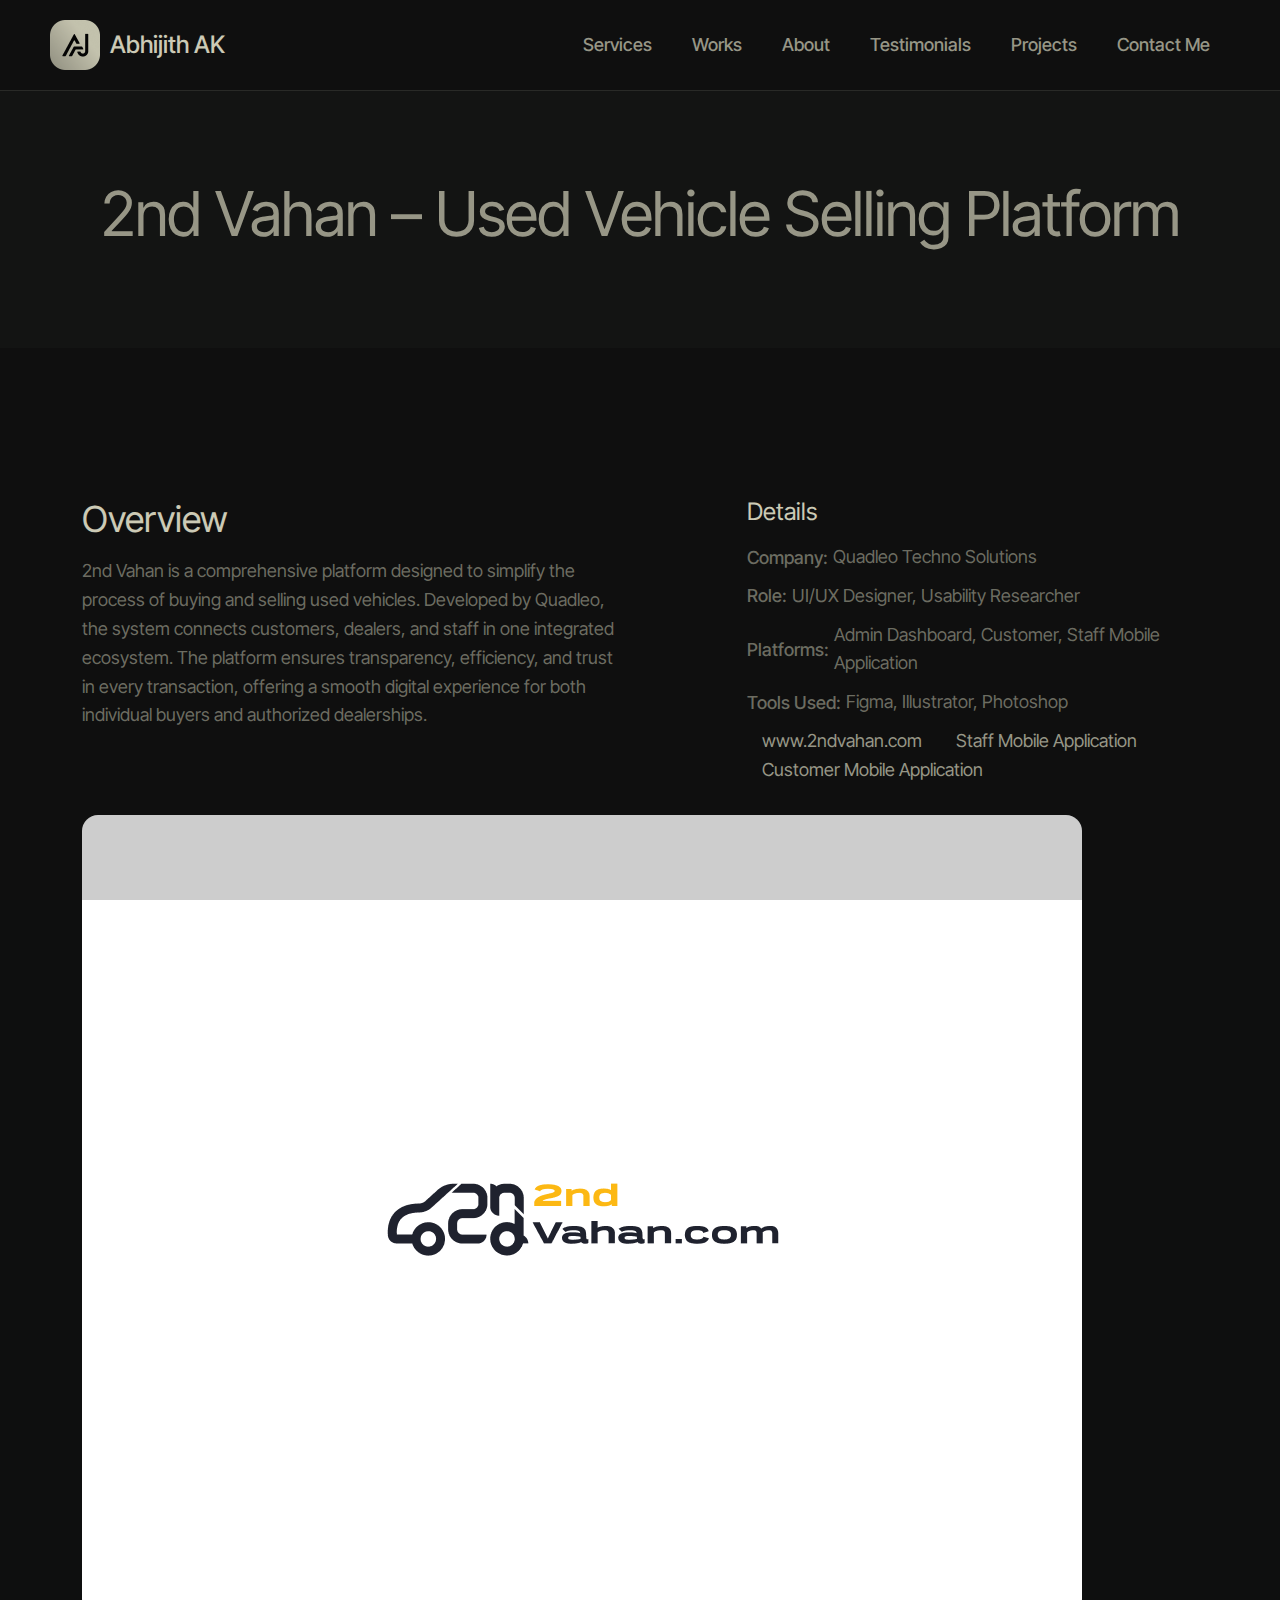
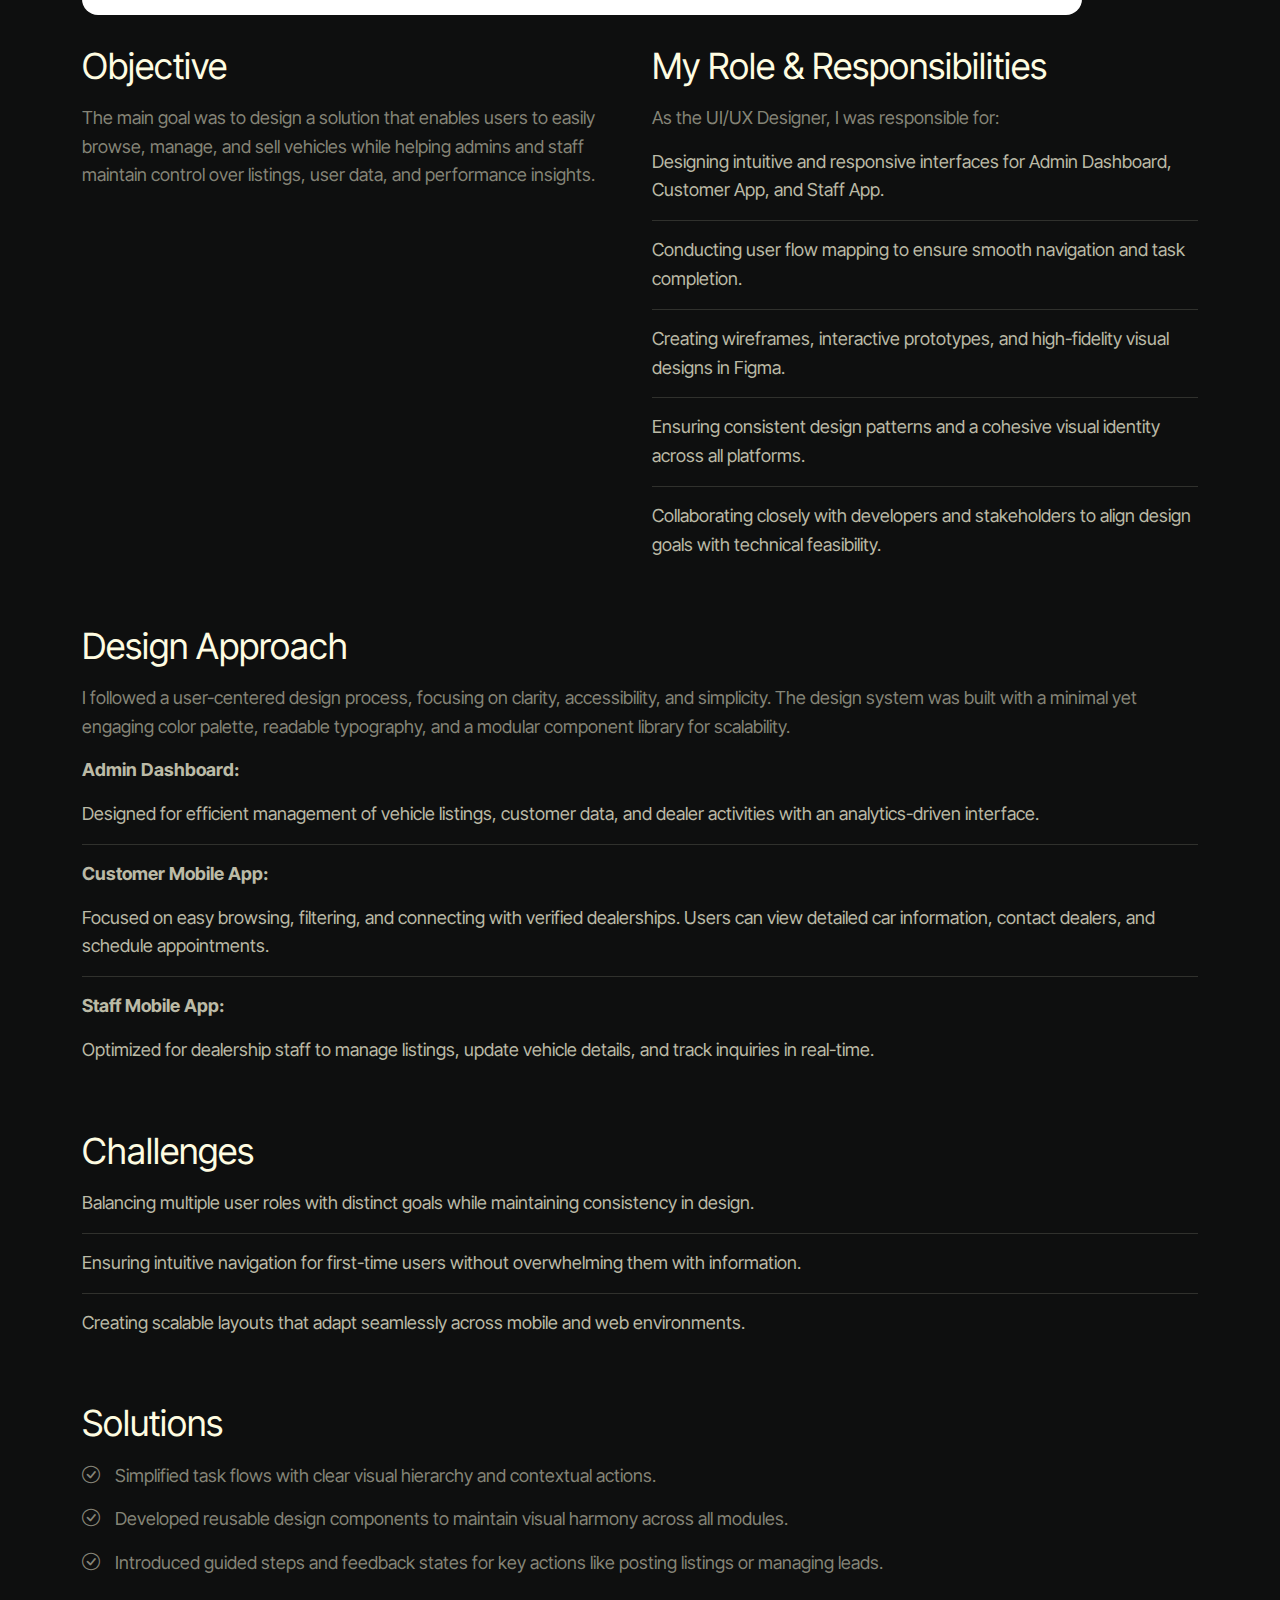
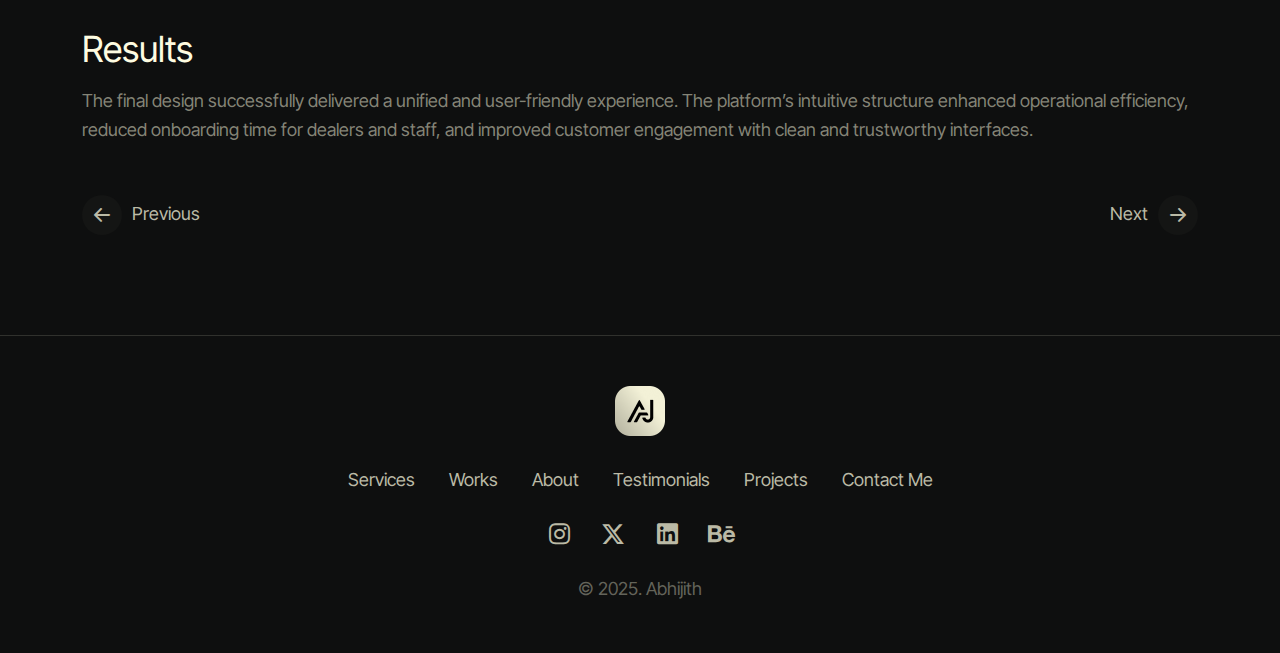
<file: 2ndvahan.html>
<!doctype html>
<html lang="en">



<head>
    <meta charset="utf-8">
    <meta name="viewport" content="width=device-width, initial-scale=1">
    <meta name="format-detection" content="telephone=no">
    <title>Abhijith - Portfolio</title>
    <meta name="author" content="Abhijith">
    <meta name="description" content="UI UX Designer">
    <meta name="keywords" content="portfolio, personal">

    <!-- FAVICON -->
    <link rel="icon" href="assets/images/icons/favicon.png" sizes="32x32">
    <link rel="icon" href="assets/images/icons/cropped-favicon-192x192.png" sizes="192x192">
    <link rel="apple-touch-icon" href="assets/images/icons/cropped-favicon-180x180.png">
    <meta name="msapplication-TileImage" content="assets/images/icons/cropped-favicon-270x270.png">

    <!-- CSS FILES -->
    <link rel="stylesheet" href="assets/css/bootstrap.min.css">
    <link rel="stylesheet" href="assets/fonts/iconfont.css">
    <link rel="stylesheet" href="assets/css/swiper.min.css">
    <link rel="stylesheet" href="assets/css/venobox.min.css">
    <link rel="stylesheet" href="assets/css/style.css">
    <link rel="stylesheet" href="assets/css/responsive.css">
</head>

<body>
    <div id="dtr-wrapper" class="clearfix">

        <!-- preloader starts -->
        <div class="dtr-preloader">
            <div class="dtr-preloader-inner">
                <div class="dtr-loader">Loading...</div>
            </div>
        </div>
        <!-- preloader ends -->

        <!-- Small Devices Header starts
============================================= -->
        <div id="dtr-responsive-header">
            <div class="container">
                <!-- logo -->
                <a class="dtr-logo dtr-resp-logo" href="index.html"><img src="assets/images/logo.png" alt="logo" width="50" height="50"><span class="dtr-logo-subtext">Abhijith AK</span></a>
                <!-- menu button -->
                <button id="dtr-menu-button" class="dtr-hamburger" type="button" aria-label="Menu Button"><span class="dtr-hamburger-lines-wrapper"><span class="dtr-hamburger-lines"></span></span></button>
            </div>
            <div class="dtr-responsive-header-menu"></div>
        </div>
        <!-- Small Devices Header ends
============================================= -->

        <!-- header starts
============================================= -->
        <header id="dtr-header-global" class="fixed-top">
            <div class="dtr-header-global-content">

                <!-- header left starts -->
                <div class="dtr-header-left">
                    <!-- logo on page load -->
                    <a class="dtr-logo logo-default" href="index.html"><img src="assets/images/logo.png" alt="logo" width="50" height="50"><span class="dtr-logo-subtext">Abhijith AK</span></a>
                    <!-- logo on page scroll -->
                    <a class="dtr-logo logo-alt" href="index.html"><img src="assets/images/logo.png" alt="logo" width="50" height="50"><span class="dtr-logo-subtext">Abhijith AK</span></a>
                </div>
                <!-- header left ends -->

                <!-- header right starts -->
                <div class="dtr-header-right ms-auto">

                    <!-- menu starts -->
                    <div class="main-navigation">
                        <ul class="sf-menu dtr-main-nav dtr-nav">
                            <li><a href="index.html#services">Services</a></li>
                            <li><a href="index.html#portfolio">Works</a></li>
                            <li><a href="index.html#about">About</a></li>
                            <li><a href="index.html#testimonials">Testimonials</a></li>
                            <li><a href="index.html#blog">Projects</a></li>
                            <li><a href="index.html#contact">Contact Me</a></li>
                            <!-- <li class="menu-item-has-children"> <a class="nav-link" href="#">Pages</a>
                                <ul class="sub-menu">
                                    <li><a href="articles.html">Archive</a></li>
                                    <li><a href="article-single.html">Single Article</a></li>
                                    <li><a href="404.html">404 Error</a></li>
                                    <li><a href="elements.html">Elements</a></li>
                                    <li><a href="portfolio-single.html">Single Portfolio</a></li>
                                </ul>
                            </li> -->
                        </ul>
                    </div>
                    <!-- menu ends -->
                    <!-- button -->
                    <!-- <a href="projects.html" class="dtr-btn dtr-header-btn"><span class="dtr-header-btn__text">Projects</span></a> -->
                </div>
                <!-- header right ends -->

            </div>
        </header>
        <!-- header ends
================================================== -->

        <!-- page title section starts
================================================== -->
        <div class="dtr-page-title--section">
            <div class="container">
                <h1 class="dtr-page-title__heading">2nd Vahan – Used Vehicle Selling Platform</h1>
            </div>
        </div>
        <!-- page title section ends
================================================== -->

        <!-- ===== main content area starts ===== -->
        <div id="dtr-main-content">

            <!-- ===== section starts ===== -->
            <section id="home" class="dtr-section section-padding">
                <div class="container">

                    <!-- <h4>A bold, futuristic e-commerce app that blends immersive visuals with a seamless shopping experience.</h4> -->

                    <div class="spacer spacer-50"></div>
                    <!--== row starts ==-->
                    <div class="row d-flex ">

                        <!--== first column starts ==-->
                        <div class="col-12 col-md-6">
                            <h3>Overview</h3>
                            <p>2nd Vahan is a comprehensive platform designed to simplify the process of buying and selling used vehicles. Developed by Quadleo, the system connects customers, dealers, and staff in one integrated ecosystem. The platform ensures transparency, efficiency, and trust in every transaction, offering a smooth digital experience for both individual buyers and authorized dealerships.</p>
                            <!-- <p>Effective branding ensures that the product is top-of-mind when consumers think of a particular need or category thus increasing the likelihood of repeat purchases.</p> -->
                             <!-- <div class="btn-row">
                                <a class="dtr-btn  dtr-btn--round" href="https://www.figma.com/design/xYAbDBHJYt4YAUpDJHVPA3/GameCore?node-id=0-1&t=DT4UVJVfU3DTfXmV-1" role="button" target="_blank">
                                    <span class="dtr-btn__text">View Project on - Figma</span>
                                </a>
                            </div> -->
                        </div>
                        <!--== first column ends ==-->

                        <!--== second column starts ==-->
                        <div class="col-12 col-md-5 offset-md-1">
                            <h5>Details</h5>
                            <div class="portfolio-info">
                                <div class="portfolio-info__item">
                                    <h6 class="portfolio-info__heading">Company:</h6>
                                    <p>Quadleo Techno Solutions</p>
                                </div>
                                <div class="portfolio-info__item">
                                    <h6 class="portfolio-info__heading">Role:</h6>
                                    <p>UI/UX Designer, Usability Researcher</p>
                                </div>
                                <div class="portfolio-info__item">
                                    <h6 class="portfolio-info__heading">Platforms:</h6>
                                    <p>Admin Dashboard, Customer, Staff Mobile Application</p>
                                </div>
                                <div class="portfolio-info__item">
                                    <h6 class="portfolio-info__heading">Tools Used:</h6>
                                    <p>Figma, Illustrator, Photoshop</p>
                                </div>
                            </div>
                            <ul class="copyright-list">
                                <li><a href="https://2ndvahan.com/" target="_blank">www.2ndvahan.com</a></li>
                                <li><a href="https://play.google.com/store/apps/details?id=com.quadleo.secondvahanstaff" target="_blank">Staff Mobile Application</a></li>
                                <li><a href="https://play.google.com/store/apps/details?id=com.secondvahan.dealer&pcampaignid=web_share" target="_blank">Customer Mobile Application</a></li>
                            </ul>
                        </div>
                        <!--== second column ends ==-->

                    </div>
                    <!--== row ends ==-->

                    <!-- image -->
                    <div class="spacer spacer-30"></div>
                    <img src="assets/images/2ndvahan.png" alt="image" class="dtr-radius--rounded">
                    <div class="spacer spacer-30"></div>

                    <!--== row starts ==-->
                    <div class="row">

                        <!--== first column starts ==-->
                        <div class="col-12 col-md-6">
                            <h3>Objective</h3>
                            <p>The main goal was to design a solution that enables users to easily browse, manage, and sell vehicles while helping admins and staff maintain control over listings, user data, and performance insights.</p>
                        </div>
                        <!--== first column ends ==-->

                        <!--== second column starts ==-->
                        <div class="col-12 col-md-6">
                            <h3>My Role & Responsibilities</h3>
                            <p>As the UI/UX Designer, I was responsible for:</p>

                            <!-- list starts -->
                            <ul class="dtr-icon-list text-color-alt">
                                <li class="dtr-icon-list__list-item">
                                    <!-- <span class="dtr-icon-list__icon">
                                        <svg xmlns="http://www.w3.org/2000/svg" width="16" height="16" fill="currentColor" class="bi bi-feather" viewBox="0 0 16 16">
                                            <path d="M15.807.531c-.174-.177-.41-.289-.64-.363a3.8 3.8 0 0 0-.833-.15c-.62-.049-1.394 0-2.252.175C10.365.545 8.264 1.415 6.315 3.1S3.147 6.824 2.557 8.523c-.294.847-.44 1.634-.429 2.268.005.316.05.62.154.88q.025.061.056.122A68 68 0 0 0 .08 15.198a.53.53 0 0 0 .157.72.504.504 0 0 0 .705-.16 68 68 0 0 1 2.158-3.26c.285.141.616.195.958.182.513-.02 1.098-.188 1.723-.49 1.25-.605 2.744-1.787 4.303-3.642l1.518-1.55a.53.53 0 0 0 0-.739l-.729-.744 1.311.209a.5.5 0 0 0 .443-.15l.663-.684c.663-.68 1.292-1.325 1.763-1.892.314-.378.585-.752.754-1.107.163-.345.278-.773.112-1.188a.5.5 0 0 0-.112-.172M3.733 11.62C5.385 9.374 7.24 7.215 9.309 5.394l1.21 1.234-1.171 1.196-.027.03c-1.5 1.789-2.891 2.867-3.977 3.393-.544.263-.99.378-1.324.39a1.3 1.3 0 0 1-.287-.018Zm6.769-7.22c1.31-1.028 2.7-1.914 4.172-2.6a7 7 0 0 1-.4.523c-.442.533-1.028 1.134-1.681 1.804l-.51.524zm3.346-3.357C9.594 3.147 6.045 6.8 3.149 10.678c.007-.464.121-1.086.37-1.806.533-1.535 1.65-3.415 3.455-4.976 1.807-1.561 3.746-2.36 5.31-2.68a8 8 0 0 1 1.564-.173" />
                                        </svg>
                                    </span> -->
                                    Designing intuitive and responsive interfaces for Admin Dashboard, Customer App, and Staff App.
                                </li>
                                <li class="dtr-icon-list__list-item">
                                    <!-- <span class="dtr-icon-list__icon">
                                        <svg xmlns="http://www.w3.org/2000/svg" width="16" height="16" fill="currentColor" class="bi bi-bounding-box" viewBox="0 0 16 16">
                                            <path d="M5 2V0H0v5h2v6H0v5h5v-2h6v2h5v-5h-2V5h2V0h-5v2zm6 1v2h2v6h-2v2H5v-2H3V5h2V3zm1-2h3v3h-3zm3 11v3h-3v-3zM4 15H1v-3h3zM1 4V1h3v3z" />
                                        </svg> 
                                    </span> -->
                                    Conducting user flow mapping to ensure smooth navigation and task completion.
                                </li>
                                <li class="dtr-icon-list__list-item">
                                    <!-- <span class="dtr-icon-list__icon">
                                        <svg xmlns="http://www.w3.org/2000/svg" width="16" height="16" fill="currentColor" class="bi bi-bounding-box" viewBox="0 0 16 16">
                                            <path d="M5 2V0H0v5h2v6H0v5h5v-2h6v2h5v-5h-2V5h2V0h-5v2zm6 1v2h2v6h-2v2H5v-2H3V5h2V3zm1-2h3v3h-3zm3 11v3h-3v-3zM4 15H1v-3h3zM1 4V1h3v3z" />
                                        </svg> 
                                    </span> -->
                                    Creating wireframes, interactive prototypes, and high-fidelity visual designs in Figma.
                                </li>
                                <li class="dtr-icon-list__list-item">
                                    <!-- <span class="dtr-icon-list__icon">
                                        <svg xmlns="http://www.w3.org/2000/svg" width="16" height="16" fill="currentColor" class="bi bi-bounding-box" viewBox="0 0 16 16">
                                            <path d="M5 2V0H0v5h2v6H0v5h5v-2h6v2h5v-5h-2V5h2V0h-5v2zm6 1v2h2v6h-2v2H5v-2H3V5h2V3zm1-2h3v3h-3zm3 11v3h-3v-3zM4 15H1v-3h3zM1 4V1h3v3z" />
                                        </svg> 
                                    </span> -->
                                    Ensuring consistent design patterns and a cohesive visual identity across all platforms.
                                </li>
                                <li class="dtr-icon-list__list-item">
                                    <!-- <span class="dtr-icon-list__icon">
                                        <svg xmlns="http://www.w3.org/2000/svg" width="16" height="16" fill="currentColor" class="bi bi-bounding-box" viewBox="0 0 16 16">
                                            <path d="M5 2V0H0v5h2v6H0v5h5v-2h6v2h5v-5h-2V5h2V0h-5v2zm6 1v2h2v6h-2v2H5v-2H3V5h2V3zm1-2h3v3h-3zm3 11v3h-3v-3zM4 15H1v-3h3zM1 4V1h3v3z" />
                                        </svg> 
                                    </span> -->
                                    Collaborating closely with developers and stakeholders to align design goals with technical feasibility.
                                </li>
                            </ul>
                            <!-- list ends -->

                        </div>
                        <!--== second column ends ==-->

                    </div>
                    <!--== row ends ==-->
                    <div class="spacer spacer-50"></div>
                    <!--== row starts ==-->
                    <div class="row">

                        <!--== first column starts ==-->
                        <div class="col-12">
                            <h3>Design Approach</h3>
                            <p>I followed a user-centered design process, focusing on clarity, accessibility, and simplicity. The design system was built with a minimal yet engaging color palette, readable typography, and a modular component library for scalability.</p>
                            <!-- list starts -->
                            <ul class="dtr-icon-list text-color-alt">
                                <li class="dtr-icon-list__list-item">
                                    <span>
                                    <p style="font-weight: bold;">Admin Dashboard:</p>
                                    <p> Designed for efficient management of vehicle listings, customer data, and dealer activities with an analytics-driven interface.</p>
                                    </span>
                                </li>
                                <li class="dtr-icon-list__list-item">
                                    <span>
                                    <p style="font-weight: bold;">Customer Mobile App:</p>
                                    <p> Focused on easy browsing, filtering, and connecting with verified dealerships. Users can view detailed car information, contact dealers, and schedule appointments.</p>
                                    </span>
                                </li>
                                <li class="dtr-icon-list__list-item">
                                    <span>
                                    <p style="font-weight: bold;">Staff Mobile App:</p>
                                    <p> Optimized for dealership staff to manage listings, update vehicle details, and track inquiries in real-time.</p>
                                    </span>
                                </li>
                            </ul>
                            <!-- list ends -->
                        </div>
                        <!--== first column ends ==-->
                        <div class="spacer spacer-50"></div>
                        <!--== second column starts ==-->
                        <div class="col-12">
                            <h3>Challenges</h3>

                            <!-- list starts -->
                            <ul class="dtr-icon-list text-color-alt">
                                <li class="dtr-icon-list__list-item">
                                    Balancing multiple user roles with distinct goals while maintaining consistency in design.
                                </li>
                                <li class="dtr-icon-list__list-item">
                                    Ensuring intuitive navigation for first-time users without overwhelming them with information.
                                </li>
                                <li class="dtr-icon-list__list-item">
                                    Creating scalable layouts that adapt seamlessly across mobile and web environments.
                                </li>
                            </ul>
                            <!-- list ends -->

                        </div>
                        <!--== second column ends ==-->

                    </div>
                    <!--== row ends ==-->

                    <!--== row starts ==-->
                    <div class="row">
                        <div class="col-12">

                            <!-- image -->
                            <!-- <div class="spacer spacer-30"></div>
                            <img src="assets/images/DoPack-img1.png" alt="image" class="dtr-radius--rounded">
                            <div class="spacer spacer-30"></div>

                            <div class="spacer spacer-30"></div>
                            <img src="assets/images/DoPack-img2.png" alt="image" class="dtr-radius--rounded">
                            <div class="spacer spacer-30"></div> -->
                            <div class="spacer spacer-50"></div>
                            <h3>Solutions</h3>

                            <!-- list starts -->
                            <ul class="dtr-icon-list dtr-icon-list--no-border">
                                <li class="dtr-icon-list__list-item">
                                    <span class="dtr-icon-list__icon">
                                        <i class="icon-check-circle"></i>
                                    </span>
                                    Simplified task flows with clear visual hierarchy and contextual actions.
                                </li>
                                <li class="dtr-icon-list__list-item">
                                    <span class="dtr-icon-list__icon">
                                        <i class="icon-check-circle"></i>
                                    </span>
                                    Developed reusable design components to maintain visual harmony across all modules.
                                </li>
                                <li class="dtr-icon-list__list-item">
                                    <span class="dtr-icon-list__icon">
                                        <i class="icon-check-circle"></i>
                                    </span>
                                    Introduced guided steps and feedback states for key actions like posting listings or managing leads.
                                </li>
                            </ul>
                            <!-- list ends -->
                            <div class="spacer spacer-50"></div>

                            <h3>Results</h3>
                            <p>The final design successfully delivered a unified and user-friendly experience. The platform’s intuitive structure enhanced operational efficiency, reduced onboarding time for dealers and staff, and improved customer engagement with clean and trustworthy interfaces.</p>

                        </div>
                    </div>
                    <!--== row ends ==-->

                    <!-- post nav starts -->
                    <nav class="dtr-single-post-nav clearfix">
                        <div class="dtr-single-nav-prev dtr-single-nav-text">
                            <a href="#" rel="prev">Previous</a>
                        </div>
                        <div class="dtr-single-nav-next dtr-single-nav-text">
                            <a href="#" rel="next">Next</a>
                        </div>
                    </nav>
                    <!-- post nav ends -->

                </div>
            </section>
            <!-- ===== section ends ===== -->

        </div>
        <!-- ===== main content area ends ===== -->

        <!-- footer section starts
================================================== -->
        <footer id="dtr-footer-section">
            <div class="container">

                <!--== row starts ==-->
                <div class="dtr-copyright">
                    <div class="row">
                        <div class="col-12">
                            <p><a href="#"><img src="assets/images/logo.png" alt="copyright-logo" width="50" height="50"></a></p>
                            <!-- spacer -->
                            <div class="spacer spacer-15"></div>
                            <ul class="website-list">
                                <li><a href="index.html#services">Services</a></li>
                                <li><a href="index.html#portfolio">Works</a></li>
                                <li><a href="index.html#about">About</a></li>
                                <li><a href="index.html#testimonials">Testimonials</a></li>
                                <li><a href="index.html#blog">Projects</a></li>
                            <li><a href="index.html#contact">Contact Me</a></li>
                            </ul>

                            <!-- spacer -->
                            <div class="spacer spacer-20"></div>
                            <div class="dtr-social-default">
                                <ul class="dtr-social">
                                    <li><a href="https://www.instagram.com/abhi.dsgn?igsh=ZXRndzVueDZjamgx" class="dtr-instagram"></a></li>
                                    <li><a href="https://x.com/AbhiDsgn" class="dtr-twitter"></a></li>
                                    <li><a href="https://www.linkedin.com/in/abhijithak/" class="dtr-linkedin"></a></li>
                                    <li><a href="https://www.behance.net/AbhijithAk" class="dtr-behance"></a></li>
                                </ul>
                            </div>

                            <!-- spacer -->
                            <div class="spacer spacer-10"></div>
                            <p>© 2025. Abhijith</p>
                        </div>
                    </div>
                </div>
                <!--== row ends ==-->

            </div>
            <!-- take to top -->
            <a id="take-to-top" href="#" class="show" aria-label="Scroll To Top"></a>
        </footer>
        <!-- footer section ends
================================================== -->

    </div>
    <!-- #dtr-wrapper ends -->

    <!-- JS Files -->
    <script src="assets/js/jquery.min.js"></script>
    <script src="assets/js/bootstrap.min.js"></script>
    <script src="assets/js/menu.js"></script>
    <script src="assets/js/slicknav.js"></script>
    <script src="assets/js/swiper-bundle.min.js"></script>
    <script src="assets/js/venobox.min.js"></script>
    <script src="assets/js/forms.js"></script>
    <script src="assets/js/appear.js"></script>
    <script src="assets/js/count-to.js"></script>
    <script src="assets/js/custom.js"></script>

    <!-- JS Files for portfolio -->
    <script src="assets/js/imagesloaded.min.js"></script>
    <script src="assets/js/masonry.min.js"></script>
    <script src="assets/js/isotope.js"></script>
    <script>
        $(window).on('load', function () {
            $('.dtr-portfolio-grid').imagesLoaded(function () {
                $('.dtr-portfolio-grid').isotope({
                    itemSelector: '.dtr-portfolio-item',
                    masonry: {},
                    layoutMode: 'fitRows',
                });
            });
            $('.dtr-filter-nav a').on('click', function () {
                $('.dtr-filter-nav a').removeClass('active');
                $(this).addClass('active');
                var selector = $(this).attr('data-filter');
                $('.dtr-portfolio-grid').isotope({
                    filter: selector
                });
                return false;
            });
        }); 
    </script>
</body>



</html>
</file>
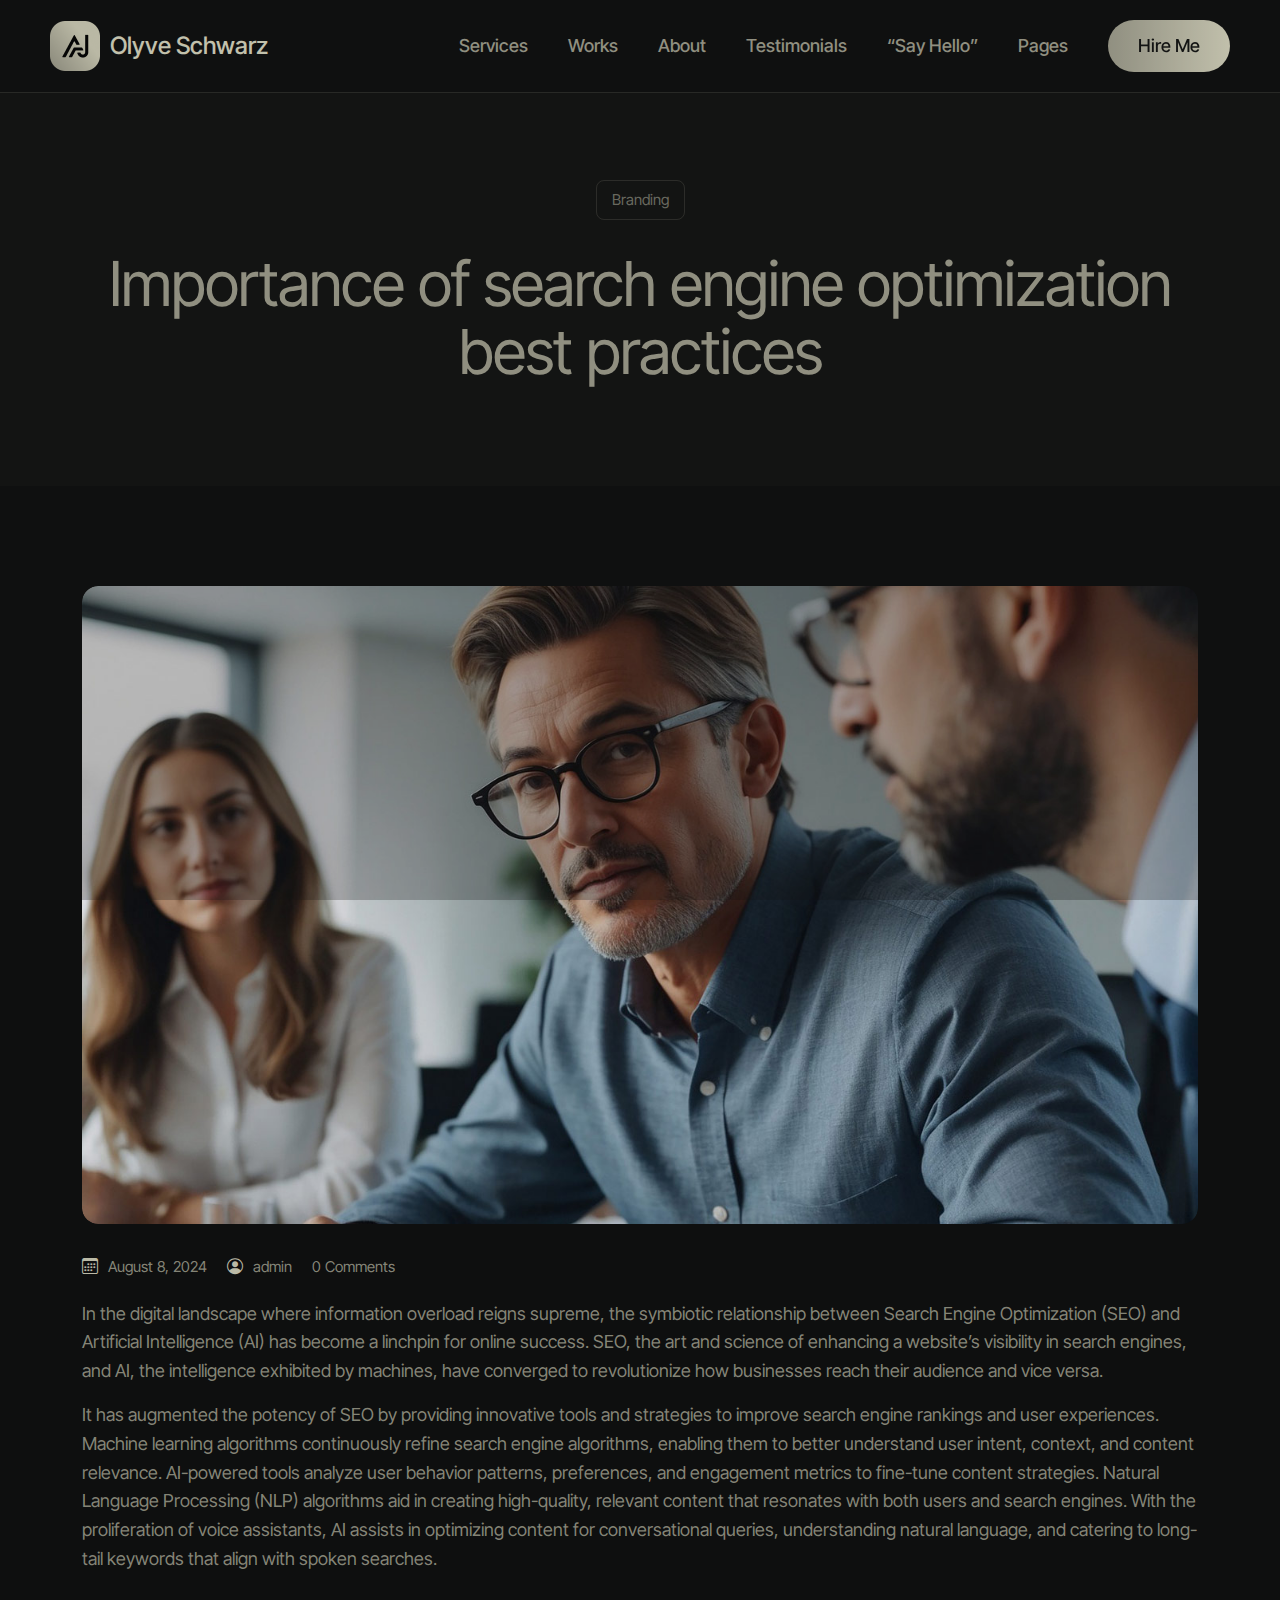
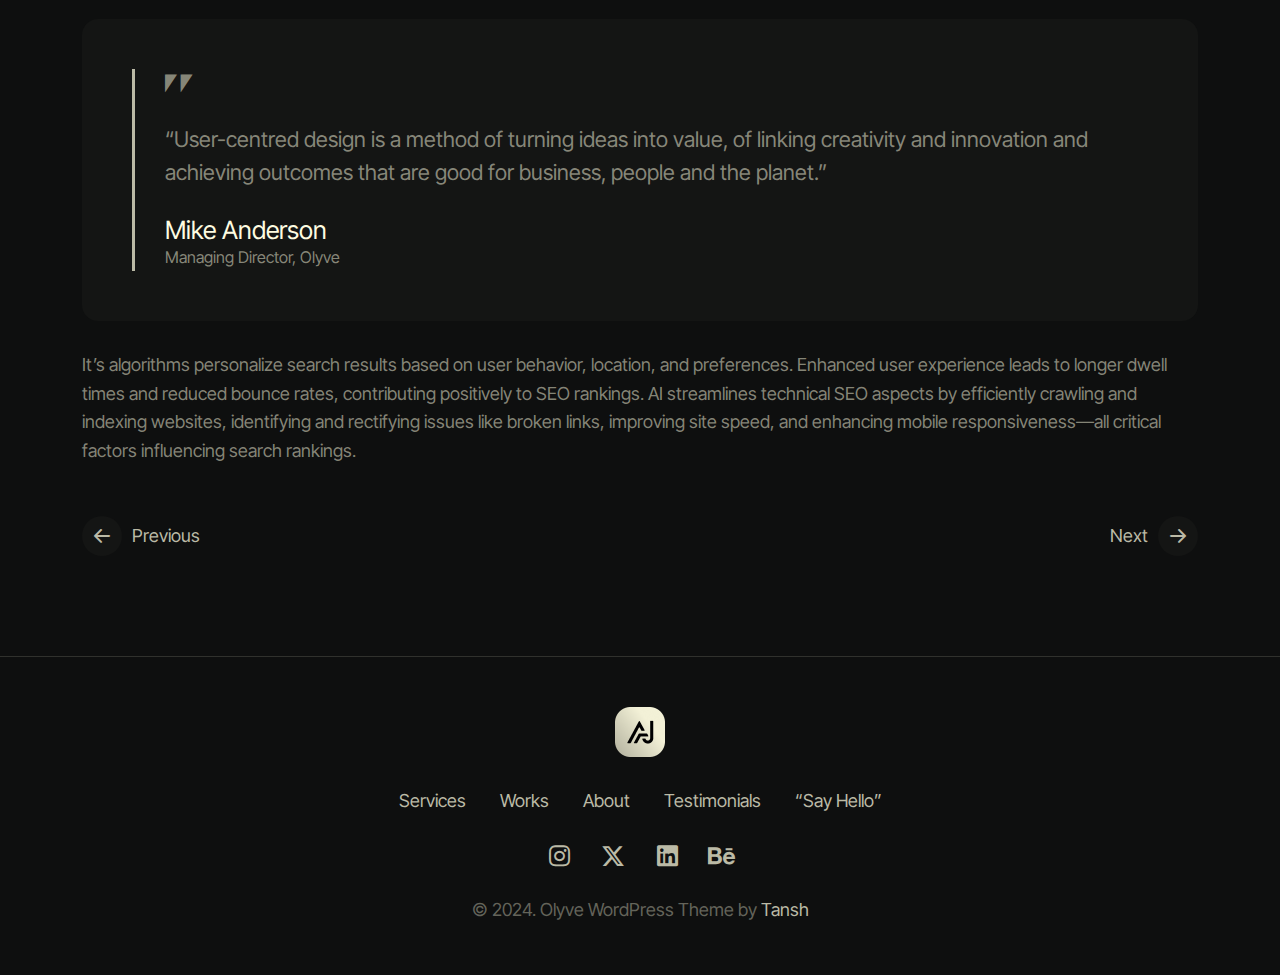
<file: article-single.html>
<!doctype html>
<html lang="en">


<!-- Mirrored from tanshcreative.com/olyve-st-preview/article-single.html by HTTrack Website Copier/3.x [XR&CO'2014], Thu, 19 Dec 2024 16:41:59 GMT -->
<head>
    <meta charset="utf-8">
    <meta name="viewport" content="width=device-width, initial-scale=1">
    <meta name="format-detection" content="telephone=no">
    <title>Olyve - HTML Template</title>
    <meta name="author" content="tansh">
    <meta name="description" content="HTMLTemplate">
    <meta name="keywords" content="portfolio, personal">

    <!-- FAVICON -->
    <link rel="icon" href="assets/images/icons/favicon.png" sizes="32x32">
    <link rel="icon" href="assets/images/icons/cropped-favicon-192x192.png" sizes="192x192">
    <link rel="apple-touch-icon" href="assets/images/icons/cropped-favicon-180x180.png">
    <meta name="msapplication-TileImage" content="assets/images/icons/cropped-favicon-270x270.png">

    <!-- CSS FILES -->
    <link rel="stylesheet" href="assets/css/bootstrap.min.css">
    <link rel="stylesheet" href="assets/fonts/iconfont.css">
    <link rel="stylesheet" href="assets/css/swiper.min.css">
    <link rel="stylesheet" href="assets/css/venobox.min.css">
    <link rel="stylesheet" href="assets/css/style.css">
    <link rel="stylesheet" href="assets/css/responsive.css">
</head>

<body>
    <div id="dtr-wrapper" class="clearfix">

        <!-- preloader starts -->
        <div class="dtr-preloader">
            <div class="dtr-preloader-inner">
                <div class="dtr-loader">Loading...</div>
            </div>
        </div>
        <!-- preloader ends -->

        <!-- Small Devices Header starts
============================================= -->
        <div id="dtr-responsive-header">
            <div class="container">
                <!-- logo -->
                <a class="dtr-logo dtr-resp-logo" href="index.html"><img src="assets/images/logo.png" alt="logo" width="50" height="50"><span class="dtr-logo-subtext">Olyve Schwarz</span></a>
                <!-- menu button -->
                <button id="dtr-menu-button" class="dtr-hamburger" type="button" aria-label="Menu Button"><span class="dtr-hamburger-lines-wrapper"><span class="dtr-hamburger-lines"></span></span></button>
            </div>
            <div class="dtr-responsive-header-menu"></div>
        </div>
        <!-- Small Devices Header ends
============================================= -->

        <!-- header starts
============================================= -->
        <header id="dtr-header-global" class="fixed-top">
            <div class="dtr-header-global-content">

                <!-- header left starts -->
                <div class="dtr-header-left">
                    <!-- logo on page load -->
                    <a class="dtr-logo logo-default" href="index.html"><img src="assets/images/logo.png" alt="logo" width="50" height="50"><span class="dtr-logo-subtext">Olyve Schwarz</span></a>
                    <!-- logo on page scroll -->
                    <a class="dtr-logo logo-alt" href="index.html"><img src="assets/images/logo.png" alt="logo" width="50" height="50"><span class="dtr-logo-subtext">Olyve Schwarz</span></a>
                </div>
                <!-- header left ends -->

                <!-- header right starts -->
                <div class="dtr-header-right ms-auto">

                    <!-- menu starts -->
                    <div class="main-navigation">
                        <ul class="sf-menu dtr-main-nav dtr-nav">
                            <li><a href="index.html#services">Services</a></li>
                            <li><a href="index.html#portfolio">Works</a></li>
                            <li><a href="index.html#about">About</a></li>
                            <li><a href="index.html#testimonials">Testimonials</a></li>
                            <li><a href="index.html#contact">&#8220;Say Hello&#8221;</a></li>
                            <li class="menu-item-has-children"> <a class="nav-link" href="#">Pages</a>
                                <ul class="sub-menu">
                                    <li><a href="articles.html">Archive</a></li>
                                    <li><a href="article-single.html">Single Article</a></li>
                                    <li><a href="404.html">404 Error</a></li>
                                    <li><a href="elements.html">Elements</a></li>
                                    <li><a href="portfolio-single.html">Single Portfolio</a></li>
                                </ul>
                            </li>
                        </ul>
                    </div>
                    <!-- menu ends -->
                    <!-- button -->
                    <a href="#contact" class="dtr-btn dtr-header-btn"><span class="dtr-header-btn__text">Hire Me</span></a>
                </div>
                <!-- header right ends -->

            </div>
        </header>
        <!-- header ends
================================================== -->

        <!-- page title section starts
================================================== -->
        <div class="dtr-page-title--section">
            <div class="container">
                <div class="dtr-meta text-center">
                    <div class="dtr-meta-category dtr-single-category">
                        <a href="#">Branding</a>
                    </div>
                </div>
                <h1 class="dtr-page-title__heading">Importance of search engine optimization best practices</h1>
            </div>
        </div>
        <!-- page title section ends
================================================== -->

        <!-- ===== main content area starts ===== -->
        <div id="dtr-main-content">

            <!-- ===== section starts ===== -->
            <section class="dtr-section section-padding">
                <div class="container">
                    <div class="dtr-single-post__wrapper">

                        <!-- featured image -->
                        <div class="dtr-single-post__img"><img src="assets/images/post-details-img.jpg" alt="image"></div>

                        <!-- meta -->
                        <div class="dtr-meta dtr-single-post__meta">
                            <div class="dtr-meta-item dtr-meta-date"><span class="entry-date updated">August 8, 2024</span></div>
                            <div class="dtr-meta-item dtr-meta-author"><span class="vcard author"><span class="fn"> <a href="#">admin</a> </span></span> </div>
                            <div class="dtr-meta-item dtr-meta-comment">
                                <a href="#" class="dtr-comments-link">0 Comments</a>
                            </div>
                        </div>

                        <!-- quote starts -->
                        <p class="dtr-quote__bottom-line">In the digital landscape where information overload reigns supreme, the symbiotic relationship between Search Engine Optimization (SEO) and Artificial Intelligence (AI) has become a linchpin for online success. SEO, the art and science of enhancing a website’s visibility in search engines, and AI, the intelligence exhibited by machines, have converged to revolutionize how businesses reach their audience and vice versa.</p>
                        <!-- quote ends -->

                        <p>It has augmented the potency of SEO by providing innovative tools and strategies to improve search engine rankings and user experiences. Machine learning algorithms continuously refine search engine algorithms, enabling them to better understand user intent, context, and content relevance. AI-powered tools analyze user behavior patterns, preferences, and engagement metrics to fine-tune content strategies. Natural Language Processing (NLP) algorithms aid in creating high-quality, relevant content that resonates with both users and search engines. With the proliferation of voice assistants, AI assists in optimizing content for conversational queries, understanding natural language, and catering to long-tail keywords that align with spoken searches.</p>

                        <!-- spacer -->
                        <div class="spacer-30"></div>

                        <!-- quote starts -->
                        <div class="dtr-quote dtr-quote__left-align dtr-radius--rounded clearfix">
                            <div class="dtr-quote__content">
                                <blockquote>“User-centred design is a method of turning ideas into value, of linking
                                    creativity and innovation and achieving outcomes that are good for
                                    business, people and the planet.”</blockquote>
                                <h5 class="dtr-quote__author">Mike Anderson</h5><span class="dtr-quote__source">Managing Director, Olyve</span>
                            </div>
                        </div>
                        <!-- quote ends -->

                        <!-- spacer -->
                        <div class="spacer-30"></div>

                        <p>It’s algorithms personalize search results based on user behavior, location, and preferences. Enhanced user experience leads to longer dwell times and reduced bounce rates, contributing positively to SEO rankings. AI streamlines technical SEO aspects by efficiently crawling and indexing websites, identifying and rectifying issues like broken links, improving site speed, and enhancing mobile responsiveness—all critical factors influencing search rankings.</p>

                        <!-- post nav starts -->
                        <nav class="dtr-single-post-nav clearfix">
                            <div class="dtr-single-nav-prev dtr-single-nav-text">
                                <a href="#" rel="prev">Previous</a>
                            </div>
                            <div class="dtr-single-nav-next dtr-single-nav-text">
                                <a href="#" rel="next">Next</a>
                            </div>
                        </nav>
                        <!-- post nav ends -->

                    </div>
                </div>
            </section>
            <!-- ===== section ends ===== -->

        </div>
        <!-- ===== main content area ends ===== -->

        <!-- footer section starts
================================================== -->
        <footer id="dtr-footer-section">
            <div class="container">

                <!--== row starts ==-->
                <div class="dtr-copyright">
                    <div class="row">
                        <div class="col-12">
                            <p><a href="#"><img src="assets/images/logo.png" alt="copyright-logo" width="50" height="50"></a></p>
                            <!-- spacer -->
                            <div class="spacer spacer-15"></div>
                            <ul class="copyright-list">
                                <li><a href="index.html#services">Services</a></li>
                                <li><a href="index.html#portfolio">Works</a></li>
                                <li><a href="index.html#about">About</a></li>
                                <li><a href="index.html#testimonials">Testimonials</a></li>
                                <li><a href="index.html#contact">&#8220;Say Hello&#8221;</a></li>
                            </ul>

                            <!-- spacer -->
                            <div class="spacer spacer-20"></div>
                            <div class="dtr-social-default">
                                <ul class="dtr-social">
                                    <li><a href="#" class="dtr-instagram"></a></li>
                                    <li><a href="#" class="dtr-twitter"></a></li>
                                    <li><a href="#" class="dtr-linkedin"></a></li>
                                    <li><a href="#" class="dtr-behance"></a></li>
                                </ul>
                            </div>

                            <!-- spacer -->
                            <div class="spacer spacer-10"></div>
                            <p>© 2024. Olyve WordPress Theme by <a href="https://themeforest.net/user/tansh">Tansh</a></p>
                        </div>
                    </div>
                </div>
                <!--== row ends ==-->

            </div>
            <!-- take to top -->
            <a id="take-to-top" href="#" class="show" aria-label="Scroll To Top"></a>
        </footer>
        <!-- footer section ends
================================================== -->

    </div>
    <!-- #dtr-wrapper ends -->

    <!-- JS Files -->
    <script src="assets/js/jquery.min.js"></script>
    <script src="assets/js/bootstrap.min.js"></script>
    <script src="assets/js/menu.js"></script>
    <script src="assets/js/slicknav.js"></script>
    <script src="assets/js/swiper-bundle.min.js"></script>
    <script src="assets/js/venobox.min.js"></script>
    <script src="assets/js/forms.js"></script>
    <script src="assets/js/appear.js"></script>
    <script src="assets/js/count-to.js"></script>
    <script src="assets/js/custom.js"></script>
</body>


<!-- Mirrored from tanshcreative.com/olyve-st-preview/article-single.html by HTTrack Website Copier/3.x [XR&CO'2014], Thu, 19 Dec 2024 16:42:00 GMT -->
</html>
</file>
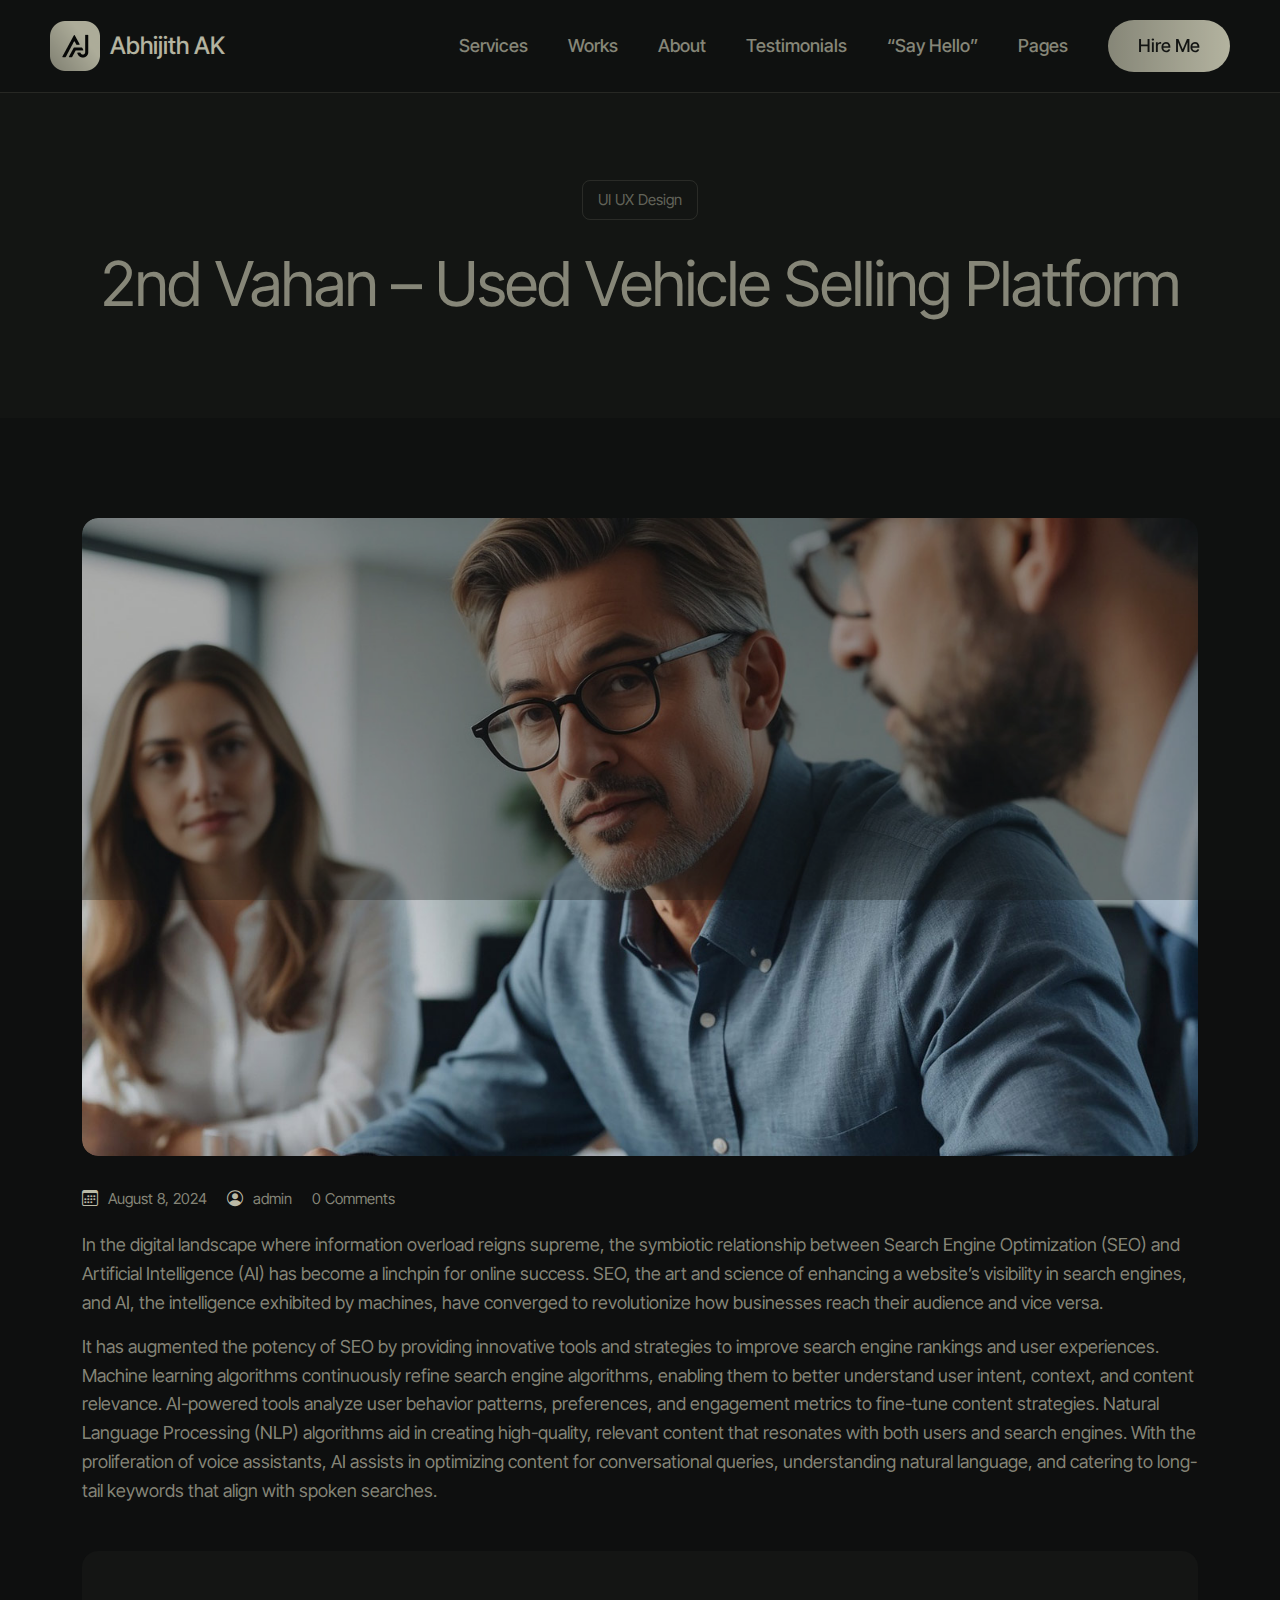
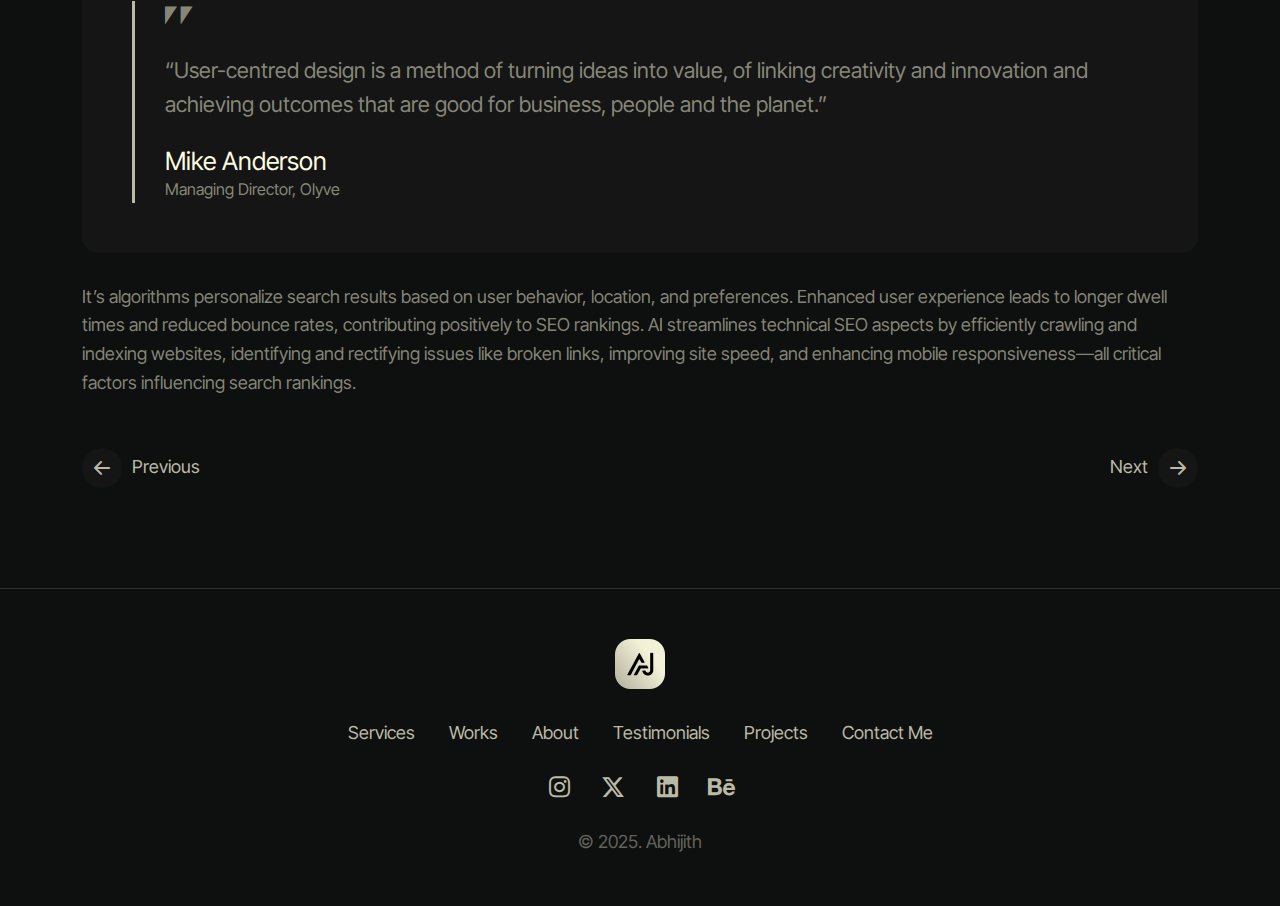
<file: article.html>
<!doctype html>
<html lang="en">



<head>
    <meta charset="utf-8">
    <meta name="viewport" content="width=device-width, initial-scale=1">
    <meta name="format-detection" content="telephone=no">
    <title>Abhijith - Portfolio</title>
    <meta name="author" content="Abhijith">
    <meta name="description" content="UI UX Designer">
    <meta name="keywords" content="portfolio, personal">

    <!-- FAVICON -->
    <link rel="icon" href="assets/images/icons/favicon.png" sizes="32x32">
    <link rel="icon" href="assets/images/icons/cropped-favicon-192x192.png" sizes="192x192">
    <link rel="apple-touch-icon" href="assets/images/icons/cropped-favicon-180x180.png">
    <meta name="msapplication-TileImage" content="assets/images/icons/cropped-favicon-270x270.png">

    <!-- CSS FILES -->
    <link rel="stylesheet" href="assets/css/bootstrap.min.css">
    <link rel="stylesheet" href="assets/fonts/iconfont.css">
    <link rel="stylesheet" href="assets/css/swiper.min.css">
    <link rel="stylesheet" href="assets/css/venobox.min.css">
    <link rel="stylesheet" href="assets/css/style.css">
    <link rel="stylesheet" href="assets/css/responsive.css">
</head>

<body>
    <div id="dtr-wrapper" class="clearfix">

        <!-- preloader starts -->
        <div class="dtr-preloader">
            <div class="dtr-preloader-inner">
                <div class="dtr-loader">Loading...</div>
            </div>
        </div>
        <!-- preloader ends -->

        <!-- Small Devices Header starts
============================================= -->
        <div id="dtr-responsive-header">
            <div class="container">
                <!-- logo -->
                <a class="dtr-logo dtr-resp-logo" href="index.html"><img src="assets/images/logo.png" alt="logo" width="50" height="50"><span class="dtr-logo-subtext">Abhijith AK</span></a>
                <!-- menu button -->
                <button id="dtr-menu-button" class="dtr-hamburger" type="button" aria-label="Menu Button"><span class="dtr-hamburger-lines-wrapper"><span class="dtr-hamburger-lines"></span></span></button>
            </div>
            <div class="dtr-responsive-header-menu"></div>
        </div>
        <!-- Small Devices Header ends
============================================= -->

        <!-- header starts
============================================= -->
        <header id="dtr-header-global" class="fixed-top">
            <div class="dtr-header-global-content">

                <!-- header left starts -->
                <div class="dtr-header-left">
                    <!-- logo on page load -->
                    <a class="dtr-logo logo-default" href="index.html"><img src="assets/images/logo.png" alt="logo" width="50" height="50"><span class="dtr-logo-subtext">Abhijith AK</span></a>
                    <!-- logo on page scroll -->
                    <a class="dtr-logo logo-alt" href="index.html"><img src="assets/images/logo.png" alt="logo" width="50" height="50"><span class="dtr-logo-subtext">Abhijith AK</span></a>
                </div>
                <!-- header left ends -->

                <!-- header right starts -->
                <div class="dtr-header-right ms-auto">

                    <!-- menu starts -->
                    <div class="main-navigation">
                        <ul class="sf-menu dtr-main-nav dtr-nav">
                            <li><a href="index.html#services">Services</a></li>
                            <li><a href="index.html#portfolio">Works</a></li>
                            <li><a href="index.html#about">About</a></li>
                            <li><a href="index.html#testimonials">Testimonials</a></li>
                            <li><a href="index.html#contact">&#8220;Say Hello&#8221;</a></li>
                            <li class="menu-item-has-children"> <a class="nav-link" href="#">Pages</a>
                                <ul class="sub-menu">
                                    <li><a href="articles.html">Archive</a></li>
                                    <li><a href="article-single.html">Single Article</a></li>
                                    <li><a href="404.html">404 Error</a></li>
                                    <li><a href="elements.html">Elements</a></li>
                                    <li><a href="portfolio-single.html">Single Portfolio</a></li>
                                </ul>
                            </li>
                        </ul>
                    </div>
                    <!-- menu ends -->
                    <!-- button -->
                    <a href="#contact" class="dtr-btn dtr-header-btn"><span class="dtr-header-btn__text">Hire Me</span></a>
                </div>
                <!-- header right ends -->

            </div>
        </header>
        <!-- header ends
================================================== -->

        <!-- page title section starts
================================================== -->
        <div class="dtr-page-title--section">
            <div class="container">
                <div class="dtr-meta text-center">
                    <div class="dtr-meta-category dtr-single-category">
                        <a href="#">UI UX Design</a>
                    </div>
                </div>
                <h1 class="dtr-page-title__heading">2nd Vahan – Used Vehicle Selling Platform</h1>
            </div>
        </div>
        <!-- page title section ends
================================================== -->

        <!-- ===== main content area starts ===== -->
        <div id="dtr-main-content">

            <!-- ===== section starts ===== -->
            <section class="dtr-section section-padding">
                <div class="container">
                    <div class="dtr-single-post__wrapper">

                        <!-- featured image -->
                        <div class="dtr-single-post__img"><img src="assets/images/post-details-img.jpg" alt="image"></div>

                        <!-- meta -->
                        <div class="dtr-meta dtr-single-post__meta">
                            <div class="dtr-meta-item dtr-meta-date"><span class="entry-date updated">August 8, 2024</span></div>
                            <div class="dtr-meta-item dtr-meta-author"><span class="vcard author"><span class="fn"> <a href="#">admin</a> </span></span> </div>
                            <div class="dtr-meta-item dtr-meta-comment">
                                <a href="#" class="dtr-comments-link">0 Comments</a>
                            </div>
                        </div>

                        <!-- quote starts -->
                        <p class="dtr-quote__bottom-line">In the digital landscape where information overload reigns supreme, the symbiotic relationship between Search Engine Optimization (SEO) and Artificial Intelligence (AI) has become a linchpin for online success. SEO, the art and science of enhancing a website’s visibility in search engines, and AI, the intelligence exhibited by machines, have converged to revolutionize how businesses reach their audience and vice versa.</p>
                        <!-- quote ends -->

                        <p>It has augmented the potency of SEO by providing innovative tools and strategies to improve search engine rankings and user experiences. Machine learning algorithms continuously refine search engine algorithms, enabling them to better understand user intent, context, and content relevance. AI-powered tools analyze user behavior patterns, preferences, and engagement metrics to fine-tune content strategies. Natural Language Processing (NLP) algorithms aid in creating high-quality, relevant content that resonates with both users and search engines. With the proliferation of voice assistants, AI assists in optimizing content for conversational queries, understanding natural language, and catering to long-tail keywords that align with spoken searches.</p>

                        <!-- spacer -->
                        <div class="spacer-30"></div>

                        <!-- quote starts -->
                        <div class="dtr-quote dtr-quote__left-align dtr-radius--rounded clearfix">
                            <div class="dtr-quote__content">
                                <blockquote>“User-centred design is a method of turning ideas into value, of linking
                                    creativity and innovation and achieving outcomes that are good for
                                    business, people and the planet.”</blockquote>
                                <h5 class="dtr-quote__author">Mike Anderson</h5><span class="dtr-quote__source">Managing Director, Olyve</span>
                            </div>
                        </div>
                        <!-- quote ends -->

                        <!-- spacer -->
                        <div class="spacer-30"></div>

                        <p>It’s algorithms personalize search results based on user behavior, location, and preferences. Enhanced user experience leads to longer dwell times and reduced bounce rates, contributing positively to SEO rankings. AI streamlines technical SEO aspects by efficiently crawling and indexing websites, identifying and rectifying issues like broken links, improving site speed, and enhancing mobile responsiveness—all critical factors influencing search rankings.</p>

                        <!-- post nav starts -->
                        <nav class="dtr-single-post-nav clearfix">
                            <div class="dtr-single-nav-prev dtr-single-nav-text">
                                <a href="#" rel="prev">Previous</a>
                            </div>
                            <div class="dtr-single-nav-next dtr-single-nav-text">
                                <a href="#" rel="next">Next</a>
                            </div>
                        </nav>
                        <!-- post nav ends -->

                    </div>
                </div>
            </section>
            <!-- ===== section ends ===== -->

        </div>
        <!-- ===== main content area ends ===== -->

        <!-- footer section starts
================================================== -->
        <footer id="dtr-footer-section">
            <div class="container">

                <!--== row starts ==-->
                <div class="dtr-copyright">
                    <div class="row">
                        <div class="col-12">
                            <p><a href="#"><img src="assets/images/logo.png" alt="copyright-logo" width="50" height="50"></a></p>
                            <!-- spacer -->
                            <div class="spacer spacer-15"></div>
                            <ul class="copyright-list">
                                <li><a href="index.html#services">Services</a></li>
                                <li><a href="index.html#portfolio">Works</a></li>
                                <li><a href="index.html#about">About</a></li>
                                <li><a href="index.html#testimonials">Testimonials</a></li>
                                <li><a href="index.html#blog">Projects</a></li>
                                <li><a href="index.html#contact">Contact Me</a></li>
                            </ul>

                            <!-- spacer -->
                            <div class="spacer spacer-20"></div>
                            <div class="dtr-social-default">
                                <ul class="dtr-social">
                                    <li><a href="https://www.instagram.com/abhi.dsgn?igsh=ZXRndzVueDZjamgx" class="dtr-instagram"></a></li>
                                    <li><a href="https://x.com/AbhiDsgn" class="dtr-twitter"></a></li>
                                    <li><a href="https://www.linkedin.com/in/abhijithak/" class="dtr-linkedin"></a></li>
                                    <li><a href="https://www.behance.net/AbhijithAk" class="dtr-behance"></a></li>
                                </ul>
                            </div>

                            <!-- spacer -->
                            <div class="spacer spacer-10"></div>
                            <p>© 2025. Abhijith</p>
                        </div>
                    </div>
                </div>
                <!--== row ends ==-->

            </div>
            <!-- take to top -->
            <a id="take-to-top" href="#" class="show" aria-label="Scroll To Top"></a>
        </footer>
        <!-- footer section ends
================================================== -->

    </div>
    <!-- #dtr-wrapper ends -->

    <!-- JS Files -->
    <script src="assets/js/jquery.min.js"></script>
    <script src="assets/js/bootstrap.min.js"></script>
    <script src="assets/js/menu.js"></script>
    <script src="assets/js/slicknav.js"></script>
    <script src="assets/js/swiper-bundle.min.js"></script>
    <script src="assets/js/venobox.min.js"></script>
    <script src="assets/js/forms.js"></script>
    <script src="assets/js/appear.js"></script>
    <script src="assets/js/count-to.js"></script>
    <script src="assets/js/custom.js"></script>
</body>



</html>
</file>
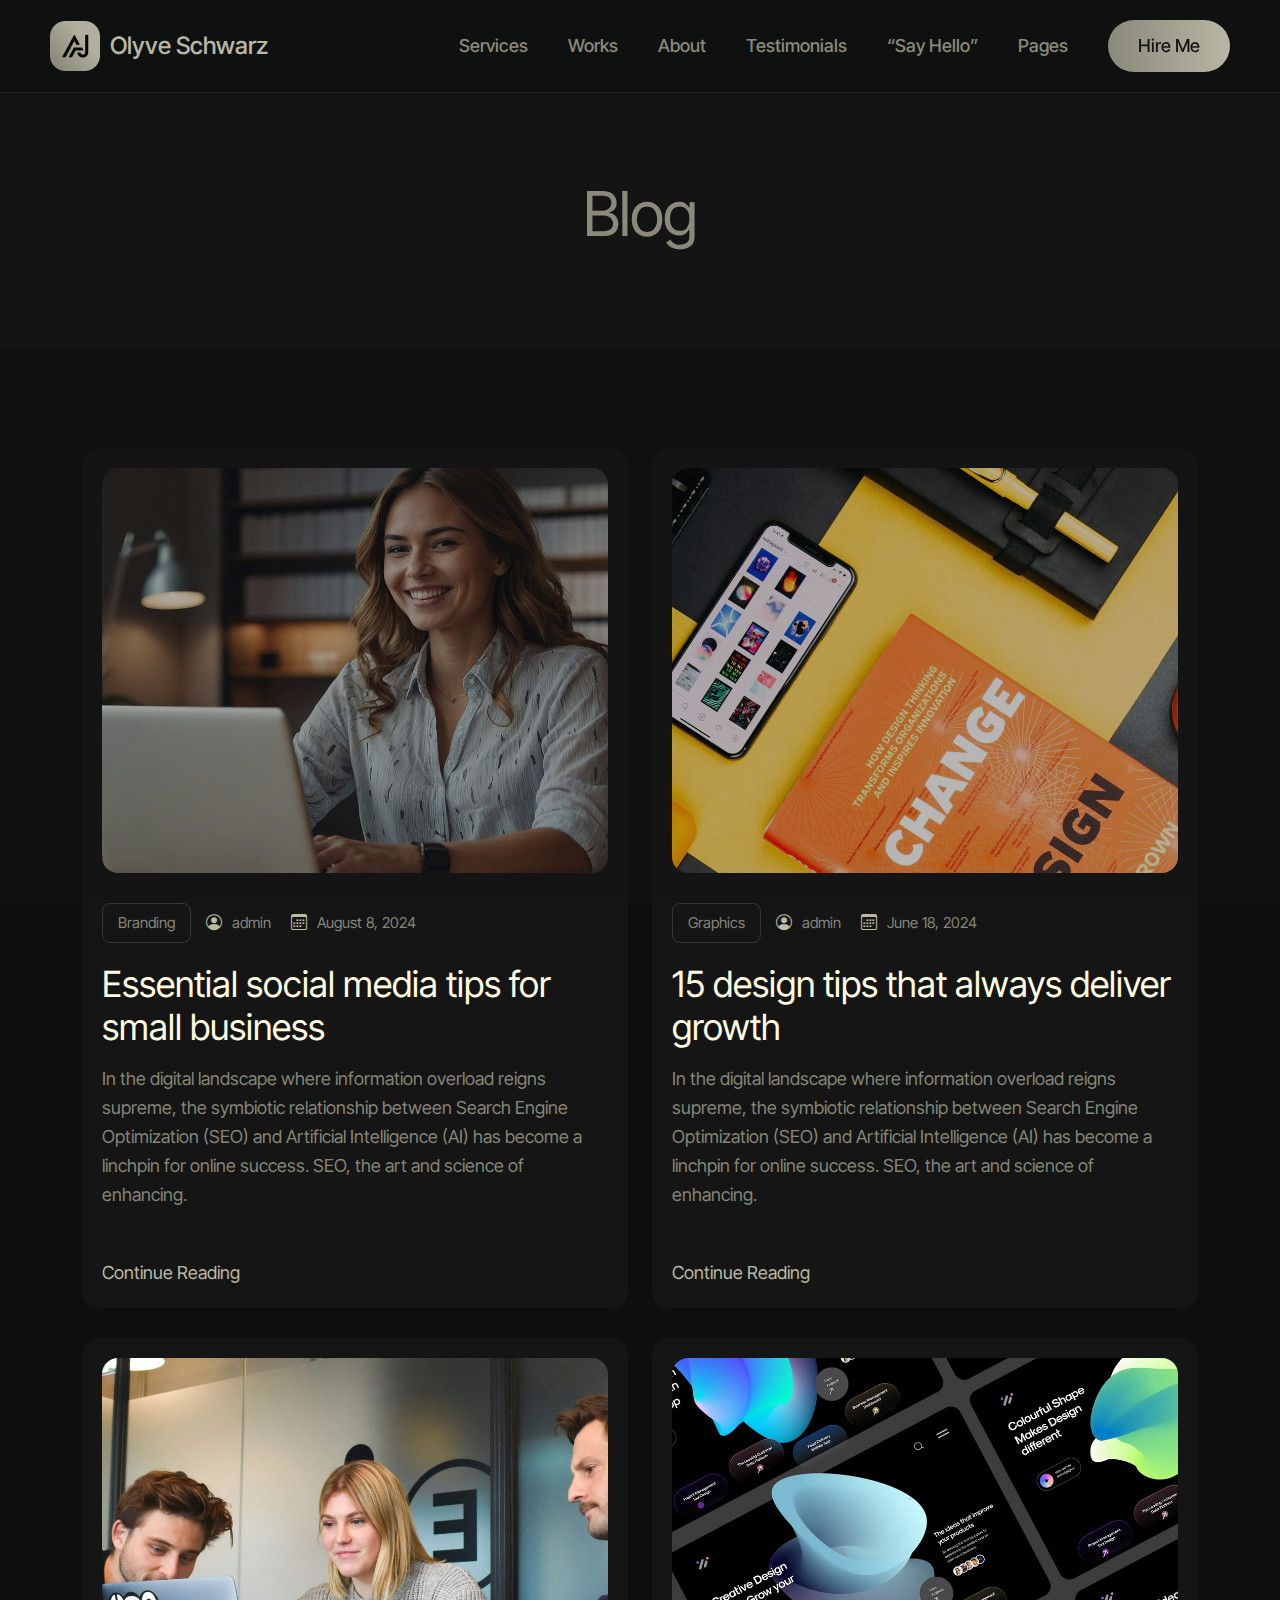
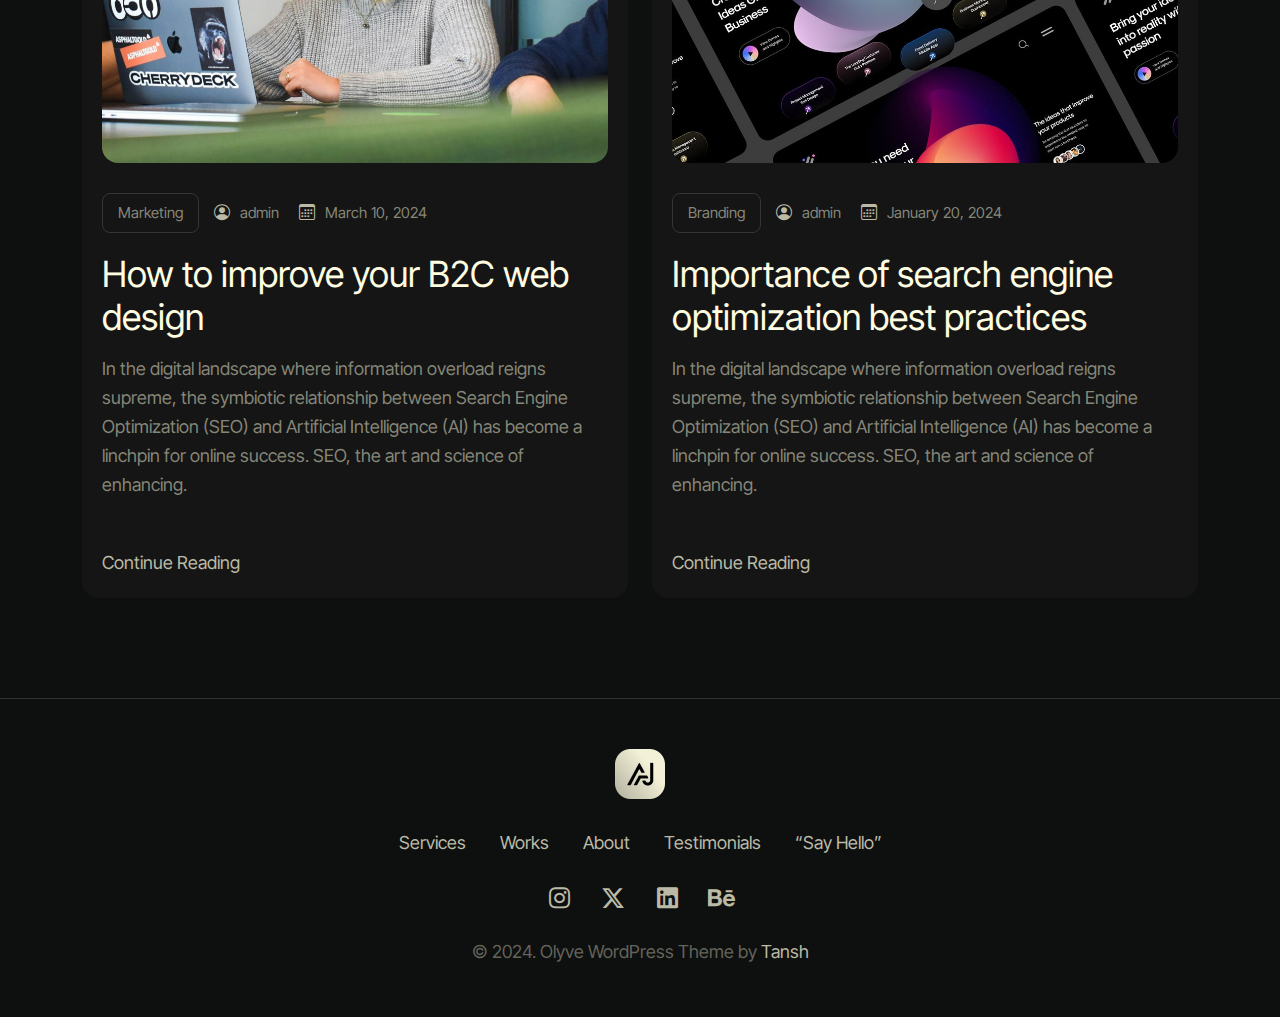
<file: articles.html>
<!doctype html>
<html lang="en">


<!-- Mirrored from tanshcreative.com/olyve-st-preview/articles.html by HTTrack Website Copier/3.x [XR&CO'2014], Thu, 19 Dec 2024 16:41:59 GMT -->
<head>
    <meta charset="utf-8">
    <meta name="viewport" content="width=device-width, initial-scale=1">
    <meta name="format-detection" content="telephone=no">
    <title>Olyve - HTML Template</title>
    <meta name="author" content="tansh">
    <meta name="description" content="HTMLTemplate">
    <meta name="keywords" content="portfolio, personal">

    <!-- FAVICON -->
    <link rel="icon" href="assets/images/icons/favicon.png" sizes="32x32">
    <link rel="icon" href="assets/images/icons/cropped-favicon-192x192.png" sizes="192x192">
    <link rel="apple-touch-icon" href="assets/images/icons/cropped-favicon-180x180.png">
    <meta name="msapplication-TileImage" content="assets/images/icons/cropped-favicon-270x270.png">

    <!-- CSS FILES -->
    <link rel="stylesheet" href="assets/css/bootstrap.min.css">
    <link rel="stylesheet" href="assets/fonts/iconfont.css">
    <link rel="stylesheet" href="assets/css/swiper.min.css">
    <link rel="stylesheet" href="assets/css/venobox.min.css">
    <link rel="stylesheet" href="assets/css/style.css">
    <link rel="stylesheet" href="assets/css/responsive.css">
</head>

<body>
    <div id="dtr-wrapper" class="clearfix">

        <!-- preloader starts -->
        <div class="dtr-preloader">
            <div class="dtr-preloader-inner">
                <div class="dtr-loader">Loading...</div>
            </div>
        </div>
        <!-- preloader ends -->

        <!-- Small Devices Header starts
============================================= -->
        <div id="dtr-responsive-header">
            <div class="container">
                <!-- logo -->
                <a class="dtr-logo dtr-resp-logo" href="index.html"><img src="assets/images/logo.png" alt="logo" width="50" height="50"><span class="dtr-logo-subtext">Olyve Schwarz</span></a>
                <!-- menu button -->
                <button id="dtr-menu-button" class="dtr-hamburger" type="button" aria-label="Menu Button"><span class="dtr-hamburger-lines-wrapper"><span class="dtr-hamburger-lines"></span></span></button>
            </div>
            <div class="dtr-responsive-header-menu"></div>
        </div>
        <!-- Small Devices Header ends
============================================= -->

        <!-- header starts
============================================= -->
        <header id="dtr-header-global" class="fixed-top">
            <div class="dtr-header-global-content">

                <!-- header left starts -->
                <div class="dtr-header-left">
                    <!-- logo on page load -->
                    <a class="dtr-logo logo-default" href="index.html"><img src="assets/images/logo.png" alt="logo" width="50" height="50"><span class="dtr-logo-subtext">Olyve Schwarz</span></a>
                    <!-- logo on page scroll -->
                    <a class="dtr-logo logo-alt" href="index.html"><img src="assets/images/logo.png" alt="logo" width="50" height="50"><span class="dtr-logo-subtext">Olyve Schwarz</span></a>
                </div>
                <!-- header left ends -->

                <!-- header right starts -->
                <div class="dtr-header-right ms-auto">

                    <!-- menu starts -->
                    <div class="main-navigation">
                        <ul class="sf-menu dtr-main-nav dtr-nav">
                            <li><a href="index.html#services">Services</a></li>
                            <li><a href="index.html#portfolio">Works</a></li>
                            <li><a href="index.html#about">About</a></li>
                            <li><a href="index.html#testimonials">Testimonials</a></li>
                            <li><a href="index.html#contact">&#8220;Say Hello&#8221;</a></li>
                            <li class="menu-item-has-children"> <a class="nav-link" href="#">Pages</a>
                                <ul class="sub-menu">
                                    <li><a href="articles.html">Archive</a></li>
                                    <li><a href="article-single.html">Single Article</a></li>
                                    <li><a href="404.html">404 Error</a></li>
                                    <li><a href="elements.html">Elements</a></li>
                                    <li><a href="portfolio-single.html">Single Portfolio</a></li>
                                </ul>
                            </li>
                        </ul>
                    </div>
                    <!-- menu ends -->
                    <!-- button -->
                    <a href="#contact" class="dtr-btn dtr-header-btn"><span class="dtr-header-btn__text">Hire Me</span></a>
                </div>
                <!-- header right ends -->

            </div>
        </header>
        <!-- header ends
================================================== -->

        <!-- page title section starts
================================================== -->
        <div class="dtr-page-title--section">
            <div class="container">
                <h1 class="dtr-page-title__heading">Blog</h1>
            </div>
        </div>
        <!-- page title section ends
================================================== -->

        <!-- ===== main content area starts ===== -->
        <div id="dtr-main-content">

            <!-- ===== section starts ===== -->
            <section class="dtr-section section-padding">
                <div class="container">

                    <!-- row 1 sarts -->
                    <div class="row">

                        <!--== first column starts ==-->
                        <div class="col-12 col-md-6">

                            <!-- article 1 starts -->
                            <div class="dtr-post-item">
                                <div class="dtr-post-item__content-wrapper">
                                    <div class="dtr-entry-thumb">
                                        <a href="#"><img src="assets/images/post-img1.jpg" alt="image"></a>
                                    </div>
                                    <div class="dtr-meta dtr-entry-meta">
                                        <div class="dtr-meta-category">
                                            <a href="#">Branding</a>
                                        </div>
                                        <div class="dtr-meta-item dtr-meta-author"><a href="#">admin</a></div>
                                        <div class="dtr-meta-item dtr-meta-date">August 8, 2024</div>
                                    </div>
                                    <h2 class="dtr-archive-post-title">
                                        <a href="#">Essential social media tips for small business</a>
                                    </h2>
                                    <div class="dtr-entry-excerpt clearfix">
                                        In the digital landscape where information overload reigns supreme, the symbiotic relationship between Search Engine Optimization (SEO) and Artificial Intelligence (AI) has become a linchpin for online success. SEO, the art and science of enhancing.
                                    </div>
                                    <p class="dtr-post__button-wrap">
                                        <a href="#" class="dtr-post__button" title="Continue Reading" rel="bookmark">Continue Reading</a>
                                    </p>
                                </div>
                            </div>
                            <!-- article 1 ends -->

                        </div>
                        <!--== first column ends ==-->

                        <!--== second column starts ==-->
                        <div class="col-12 col-md-6">

                            <!-- article 2 starts -->
                            <div class="spacer-sm-30"></div>
                            <div class="dtr-post-item">
                                <div class="dtr-post-item__content-wrapper">
                                    <div class="dtr-entry-thumb">
                                        <a href="#"><img src="assets/images/post-img2.jpg" alt="image"></a>
                                    </div>
                                    <div class="dtr-meta dtr-entry-meta">
                                        <div class="dtr-meta-category">
                                            <a href="#">Graphics</a>
                                        </div>
                                        <div class="dtr-meta-item dtr-meta-author"><a href="#">admin</a></div>
                                        <div class="dtr-meta-item dtr-meta-date">June 18, 2024</div>
                                    </div>
                                    <h2 class="dtr-archive-post-title">
                                        <a href="#">15 design tips that always deliver growth</a>
                                    </h2>
                                    <div class="dtr-entry-excerpt clearfix">
                                        In the digital landscape where information overload reigns supreme, the symbiotic relationship between Search Engine Optimization (SEO) and Artificial Intelligence (AI) has become a linchpin for online success. SEO, the art and science of enhancing.
                                    </div>
                                    <p class="dtr-post__button-wrap">
                                        <a href="#" class="dtr-post__button" title="Continue Reading" rel="bookmark">Continue Reading</a>
                                    </p>
                                </div>
                            </div>
                            <!-- article 2 ends -->

                        </div>
                        <!--== second column ends ==-->

                    </div>
                    <!-- row 1 ends -->

                    <!-- spacer -->
                    <div class="spacer spacer-30"></div>

                    <!-- row 2 sarts -->
                    <div class="row">

                        <!--== first column starts ==-->
                        <div class="col-12 col-md-6">

                            <!-- article 3 starts -->
                            <div class="dtr-post-item">
                                <div class="dtr-post-item__content-wrapper">
                                    <div class="dtr-entry-thumb">
                                        <a href="#"><img src="assets/images/post-img3.jpg" alt="image"></a>
                                    </div>
                                    <div class="dtr-meta dtr-entry-meta">
                                        <div class="dtr-meta-category">
                                            <a href="#">Marketing</a>
                                        </div>
                                        <div class="dtr-meta-item dtr-meta-author"><a href="#">admin</a></div>
                                        <div class="dtr-meta-item dtr-meta-date">March 10, 2024</div>
                                    </div>
                                    <h2 class="dtr-archive-post-title">
                                        <a href="#">How to improve your B2C web design</a>
                                    </h2>
                                    <div class="dtr-entry-excerpt clearfix">
                                        In the digital landscape where information overload reigns supreme, the symbiotic relationship between Search Engine Optimization (SEO) and Artificial Intelligence (AI) has become a linchpin for online success. SEO, the art and science of enhancing.
                                    </div>
                                    <p class="dtr-post__button-wrap">
                                        <a href="#" class="dtr-post__button" title="Continue Reading" rel="bookmark">Continue Reading</a>
                                    </p>
                                </div>
                            </div>
                            <!-- article 3 ends -->

                        </div>
                        <!--== first column ends ==-->

                        <!--== second column starts ==-->
                        <div class="col-12 col-md-6">

                            <!-- article 4 starts -->
                            <div class="spacer-sm-30"></div>
                            <div class="dtr-post-item">
                                <div class="dtr-post-item__content-wrapper">
                                    <div class="dtr-entry-thumb">
                                        <a href="#"><img src="assets/images/post-img4.jpg" alt="image"></a>
                                    </div>
                                    <div class="dtr-meta dtr-entry-meta">
                                        <div class="dtr-meta-category">
                                            <a href="#">Branding</a>
                                        </div>
                                        <div class="dtr-meta-item dtr-meta-author"><a href="#">admin</a></div>
                                        <div class="dtr-meta-item dtr-meta-date">January 20, 2024</div>
                                    </div>
                                    <h2 class="dtr-archive-post-title">
                                        <a href="#">Importance of search engine optimization best practices</a>
                                    </h2>
                                    <div class="dtr-entry-excerpt clearfix">
                                        In the digital landscape where information overload reigns supreme, the symbiotic relationship between Search Engine Optimization (SEO) and Artificial Intelligence (AI) has become a linchpin for online success. SEO, the art and science of enhancing.
                                    </div>
                                    <p class="dtr-post__button-wrap">
                                        <a href="#" class="dtr-post__button" title="Continue Reading" rel="bookmark">Continue Reading</a>
                                    </p>
                                </div>
                            </div>
                            <!-- article 4 ends -->

                        </div>
                        <!--== second column ends ==-->

                    </div>
                    <!-- row 2 ends -->

                </div>
            </section>
            <!-- ===== section ends ===== -->

        </div>
        <!-- ===== main content area ends ===== -->

        <!-- footer section starts
================================================== -->
        <footer id="dtr-footer-section">
            <div class="container">

                <!--== row starts ==-->
                <div class="dtr-copyright">
                    <div class="row">
                        <div class="col-12">
                            <p><a href="#"><img src="assets/images/logo.png" alt="copyright-logo" width="50" height="50"></a></p>
                            <!-- spacer -->
                            <div class="spacer spacer-15"></div>
                            <ul class="copyright-list">
                                <li><a href="index.html#services">Services</a></li>
                                <li><a href="index.html#portfolio">Works</a></li>
                                <li><a href="index.html#about">About</a></li>
                                <li><a href="index.html#testimonials">Testimonials</a></li>
                                <li><a href="index.html#contact">&#8220;Say Hello&#8221;</a></li>
                            </ul>

                            <!-- spacer -->
                            <div class="spacer spacer-20"></div>
                            <div class="dtr-social-default">
                                <ul class="dtr-social">
                                    <li><a href="#" class="dtr-instagram"></a></li>
                                    <li><a href="#" class="dtr-twitter"></a></li>
                                    <li><a href="#" class="dtr-linkedin"></a></li>
                                    <li><a href="#" class="dtr-behance"></a></li>
                                </ul>
                            </div>

                            <!-- spacer -->
                            <div class="spacer spacer-10"></div>
                            <p>© 2024. Olyve WordPress Theme by <a href="https://themeforest.net/user/tansh">Tansh</a></p>
                        </div>
                    </div>
                </div>
                <!--== row ends ==-->

            </div>
            <!-- take to top -->
            <a id="take-to-top" href="#" class="show" aria-label="Scroll To Top"></a>
        </footer>
        <!-- footer section ends
================================================== -->

    </div>
    <!-- #dtr-wrapper ends -->

    <!-- JS Files -->
    <script src="assets/js/jquery.min.js"></script>
    <script src="assets/js/bootstrap.min.js"></script>
    <script src="assets/js/menu.js"></script>
    <script src="assets/js/slicknav.js"></script>
    <script src="assets/js/swiper-bundle.min.js"></script>
    <script src="assets/js/venobox.min.js"></script>
    <script src="assets/js/forms.js"></script>
    <script src="assets/js/appear.js"></script>
    <script src="assets/js/count-to.js"></script>
    <script src="assets/js/custom.js"></script>
</body>


<!-- Mirrored from tanshcreative.com/olyve-st-preview/articles.html by HTTrack Website Copier/3.x [XR&CO'2014], Thu, 19 Dec 2024 16:41:59 GMT -->
</html>
</file>
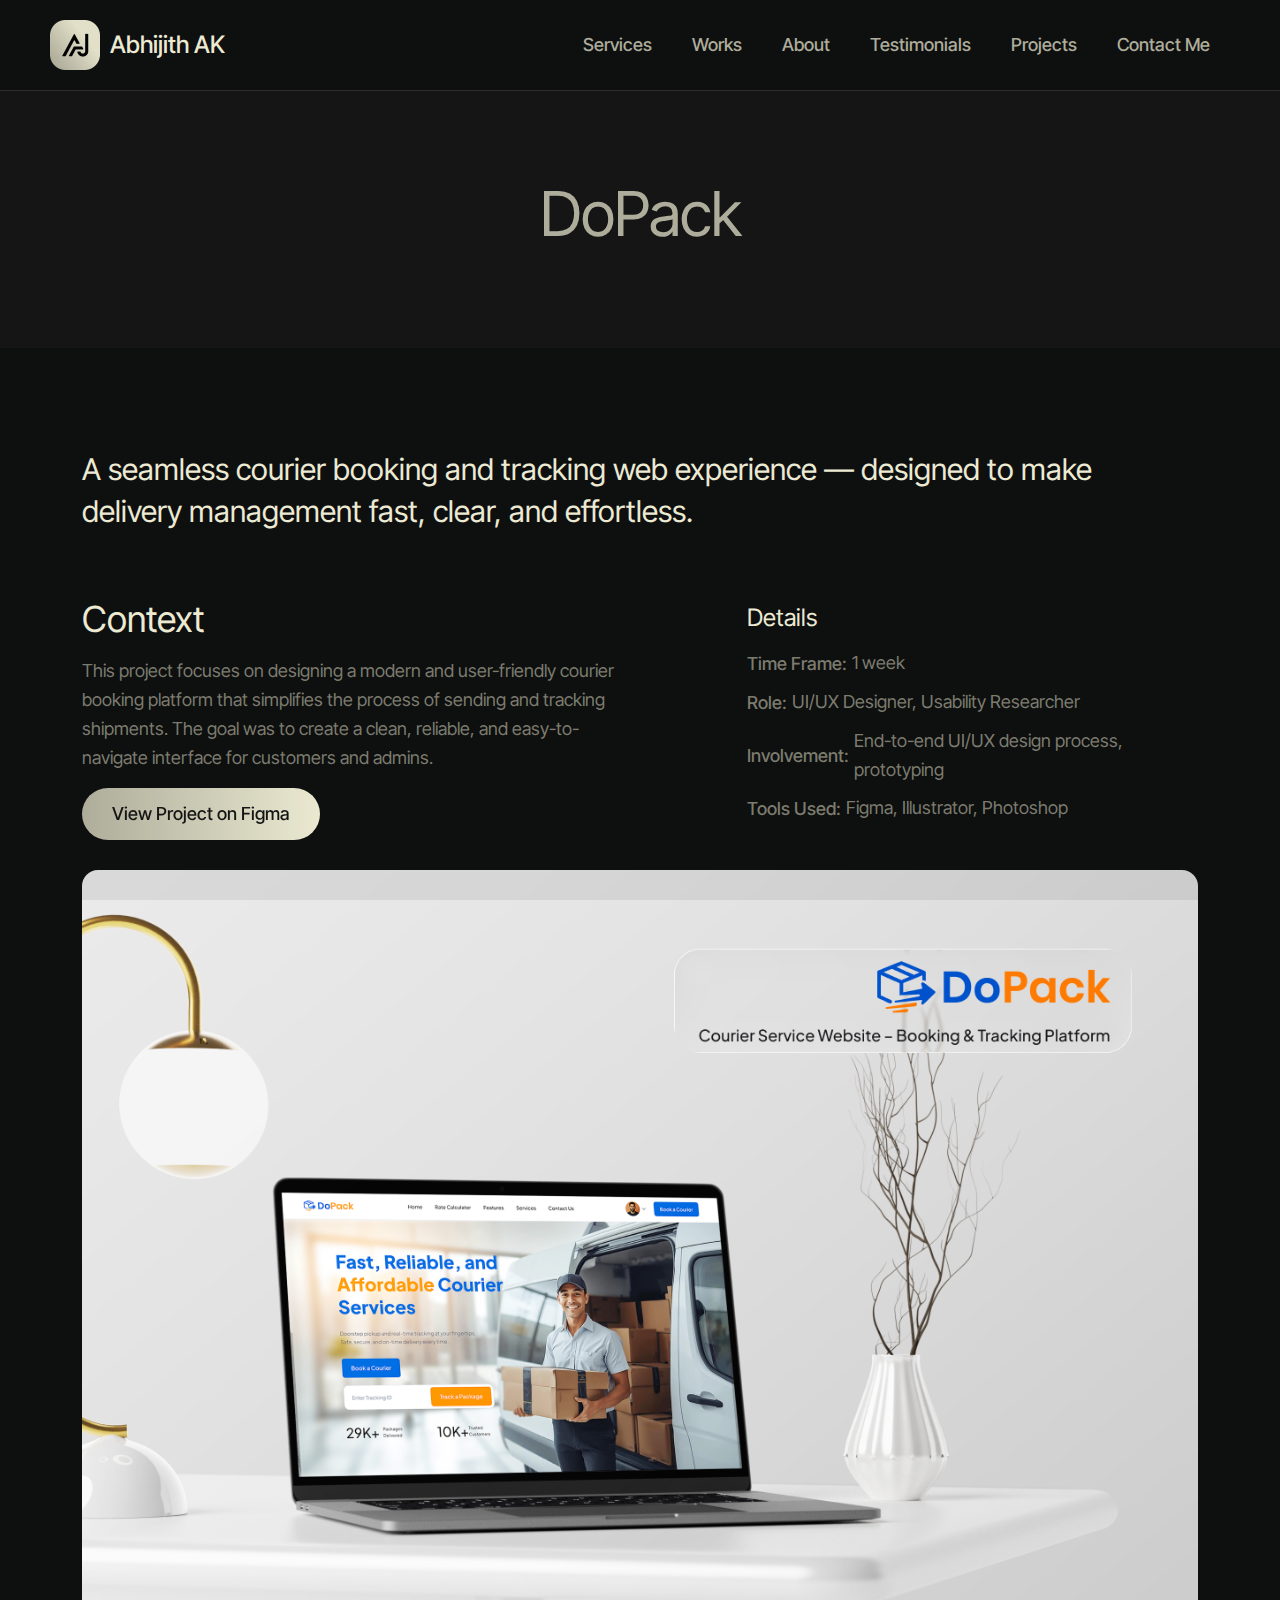
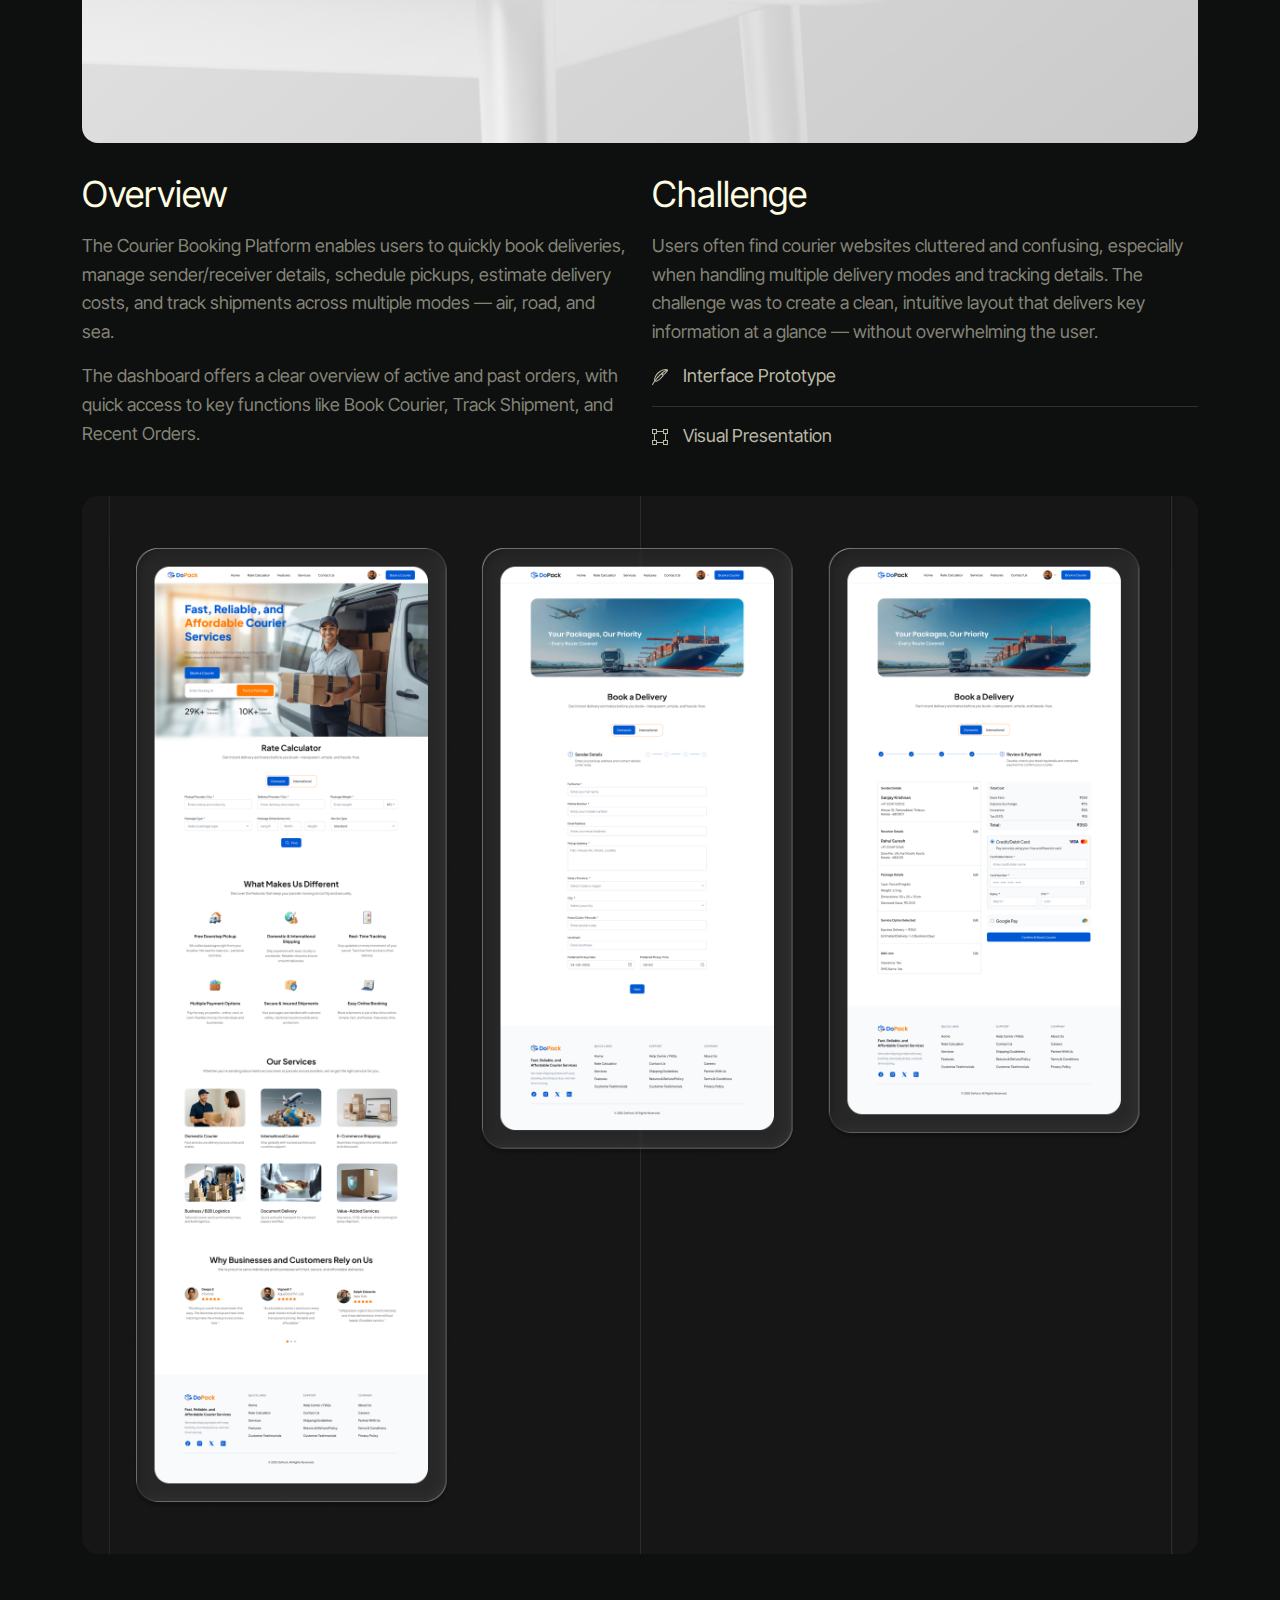
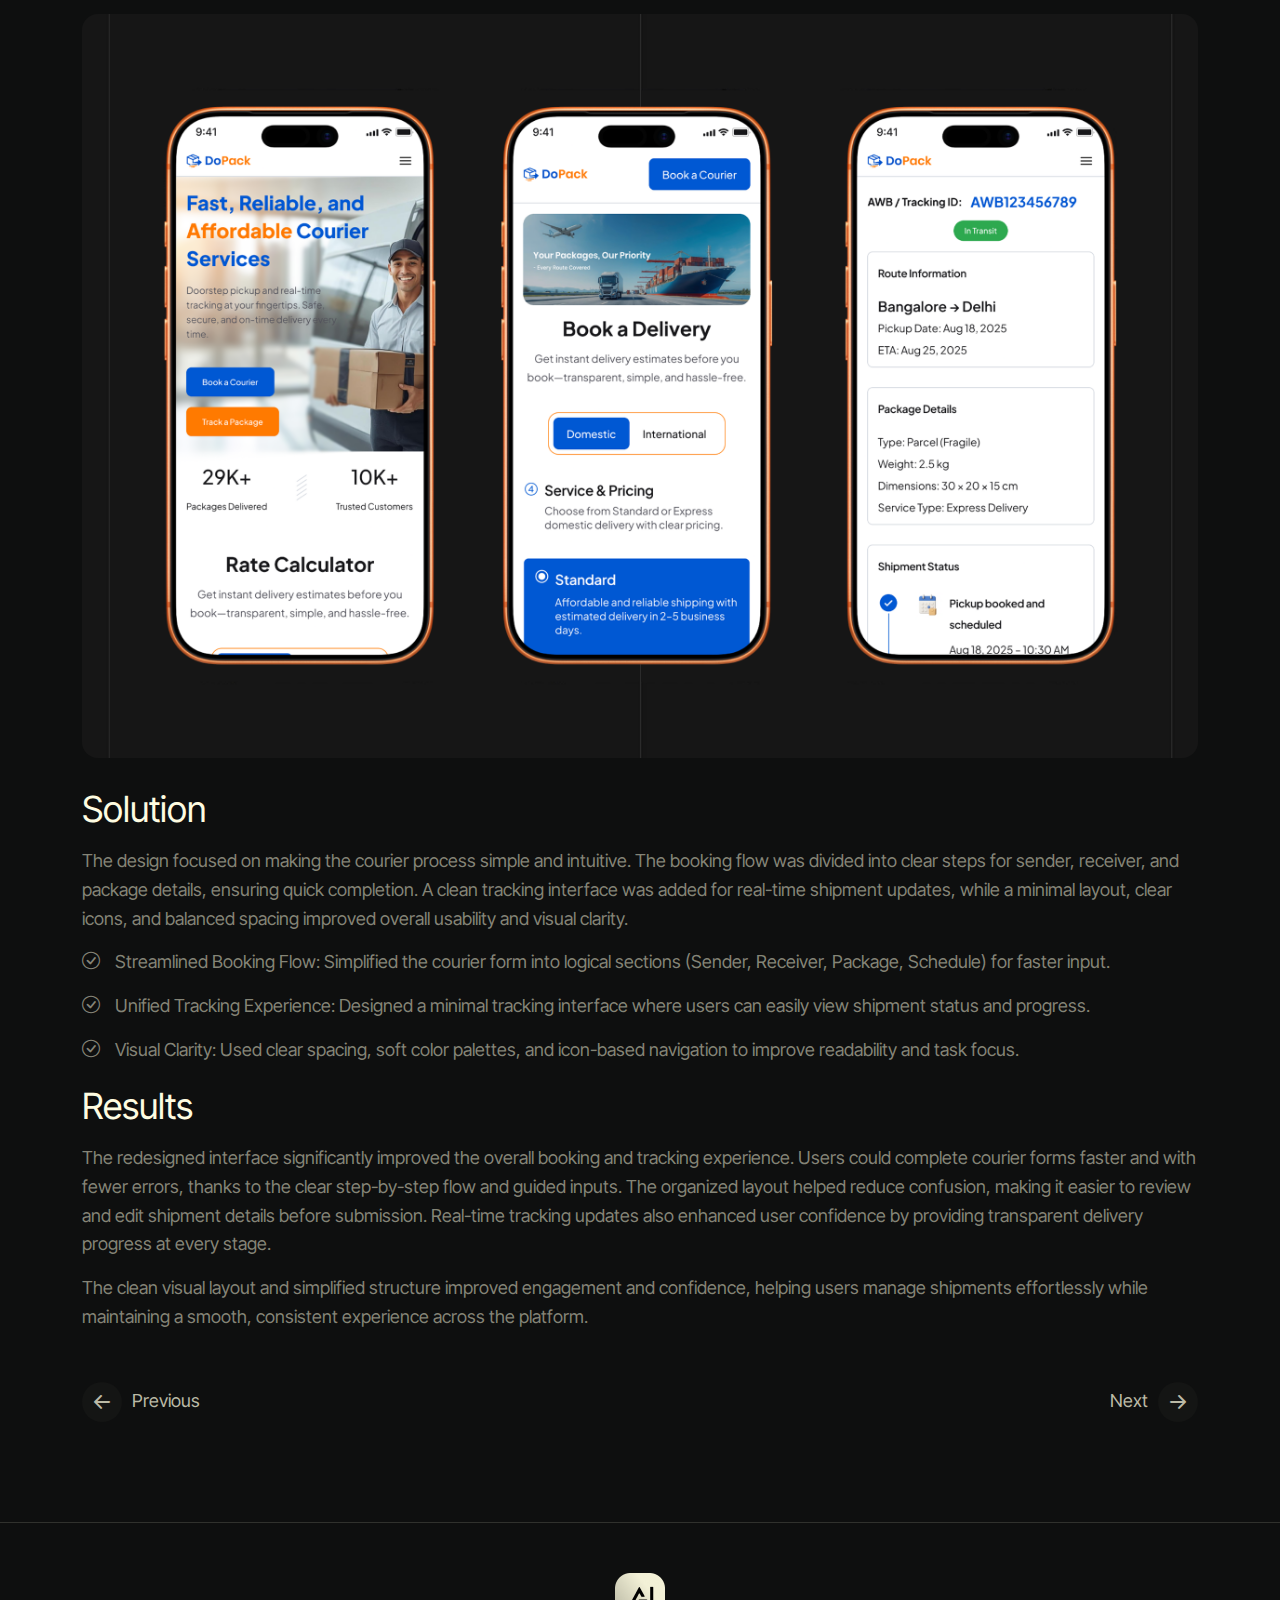
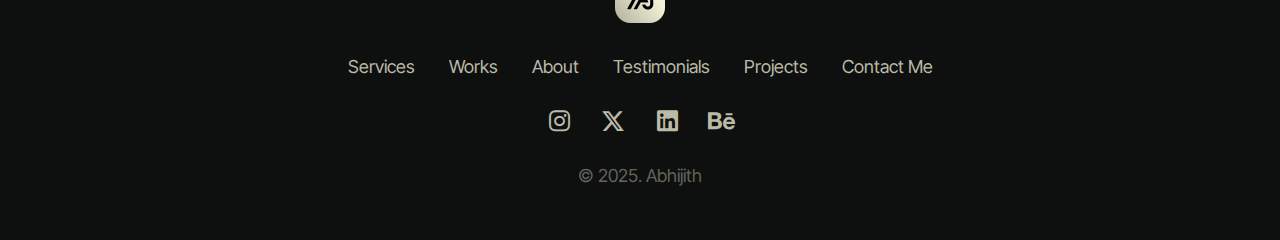
<file: DoPack.html>
<!doctype html>
<html lang="en">



<head>
    <meta charset="utf-8">
    <meta name="viewport" content="width=device-width, initial-scale=1">
    <meta name="format-detection" content="telephone=no">
    <title>Abhijith - Portfolio</title>
    <meta name="author" content="Abhijith">
    <meta name="description" content="UI UX Designer">
    <meta name="keywords" content="portfolio, personal">

    <!-- FAVICON -->
    <link rel="icon" href="assets/images/icons/favicon.png" sizes="32x32">
    <link rel="icon" href="assets/images/icons/cropped-favicon-192x192.png" sizes="192x192">
    <link rel="apple-touch-icon" href="assets/images/icons/cropped-favicon-180x180.png">
    <meta name="msapplication-TileImage" content="assets/images/icons/cropped-favicon-270x270.png">

    <!-- CSS FILES -->
    <link rel="stylesheet" href="assets/css/bootstrap.min.css">
    <link rel="stylesheet" href="assets/fonts/iconfont.css">
    <link rel="stylesheet" href="assets/css/swiper.min.css">
    <link rel="stylesheet" href="assets/css/venobox.min.css">
    <link rel="stylesheet" href="assets/css/style.css">
    <link rel="stylesheet" href="assets/css/responsive.css">
</head>

<body>
    <div id="dtr-wrapper" class="clearfix">

        <!-- preloader starts -->
        <div class="dtr-preloader">
            <div class="dtr-preloader-inner">
                <div class="dtr-loader">Loading...</div>
            </div>
        </div>
        <!-- preloader ends -->

        <!-- Small Devices Header starts
============================================= -->
        <div id="dtr-responsive-header">
            <div class="container">
                <!-- logo -->
                <a class="dtr-logo dtr-resp-logo" href="index.html"><img src="assets/images/logo.png" alt="logo" width="50" height="50"><span class="dtr-logo-subtext">Abhijith AK</span></a>
                <!-- menu button -->
                <button id="dtr-menu-button" class="dtr-hamburger" type="button" aria-label="Menu Button"><span class="dtr-hamburger-lines-wrapper"><span class="dtr-hamburger-lines"></span></span></button>
            </div>
            <div class="dtr-responsive-header-menu"></div>
        </div>
        <!-- Small Devices Header ends
============================================= -->

        <!-- header starts
============================================= -->
        <header id="dtr-header-global" class="fixed-top">
            <div class="dtr-header-global-content">

                <!-- header left starts -->
                <div class="dtr-header-left">
                    <!-- logo on page load -->
                    <a class="dtr-logo logo-default" href="index.html"><img src="assets/images/logo.png" alt="logo" width="50" height="50"><span class="dtr-logo-subtext">Abhijith AK</span></a>
                    <!-- logo on page scroll -->
                    <a class="dtr-logo logo-alt" href="index.html"><img src="assets/images/logo.png" alt="logo" width="50" height="50"><span class="dtr-logo-subtext">Abhijith AK</span></a>
                </div>
                <!-- header left ends -->

                <!-- header right starts -->
                <div class="dtr-header-right ms-auto">

                    <!-- menu starts -->
                    <div class="main-navigation">
                        <ul class="sf-menu dtr-main-nav dtr-nav">
                            <li><a href="index.html#services">Services</a></li>
                            <li><a href="index.html#portfolio">Works</a></li>
                            <li><a href="index.html#about">About</a></li>
                            <li><a href="index.html#testimonials">Testimonials</a></li>
                            <li><a href="index.html#blog">Projects</a></li>
                            <li><a href="index.html#contact">Contact Me</a></li>
                            <!-- <li class="menu-item-has-children"> <a class="nav-link" href="#">Pages</a>
                                <ul class="sub-menu">
                                    <li><a href="articles.html">Archive</a></li>
                                    <li><a href="article-single.html">Single Article</a></li>
                                    <li><a href="404.html">404 Error</a></li>
                                    <li><a href="elements.html">Elements</a></li>
                                    <li><a href="portfolio-single.html">Single Portfolio</a></li>
                                </ul>
                            </li> -->
                        </ul>
                    </div>
                    <!-- menu ends -->
                    <!-- button -->
                    <!-- <a href="projects.html" class="dtr-btn dtr-header-btn"><span class="dtr-header-btn__text">Projects</span></a> -->
                </div>
                <!-- header right ends -->

            </div>
        </header>
        <!-- header ends
================================================== -->

        <!-- page title section starts
================================================== -->
        <div class="dtr-page-title--section">
            <div class="container">
                <h1 class="dtr-page-title__heading">DoPack</h1>
            </div>
        </div>
        <!-- page title section ends
================================================== -->

        <!-- ===== main content area starts ===== -->
        <div id="dtr-main-content">

            <!-- ===== section starts ===== -->
            <section id="home" class="dtr-section section-padding">
                <div class="container">

                    <h4>A seamless courier booking and tracking web experience — designed to make delivery management fast, clear, and effortless.</h4>

                    <div class="spacer spacer-50"></div>
                    <!--== row starts ==-->
                    <div class="row d-flex align-items-center">

                        <!--== first column starts ==-->
                        <div class="col-12 col-md-6">
                            <h3>Context</h3>
                            <p>This project focuses on designing a modern and user-friendly courier booking platform that simplifies the process of sending and tracking shipments. The goal was to create a clean, reliable, and easy-to-navigate interface for customers and admins.</p>
                            <!-- <p>Effective branding ensures that the product is top-of-mind when consumers think of a particular need or category thus increasing the likelihood of repeat purchases.</p> -->
                             <div class="btn-row">
                                <a class="dtr-btn  dtr-btn--round" href="https://www.figma.com/design/0yRClX9rb1satfG7XVLfqA/Courier-Booking?node-id=0-1&t=26LSpqBNmla7ejaE-1" role="button" target="_blank">
                                    <span class="dtr-btn__text">View Project on Figma</span>
                                </a>
                            </div>
                        </div>
                        <!--== first column ends ==-->

                        <!--== second column starts ==-->
                        <div class="col-12 col-md-5 offset-md-1">
                            <h5>Details</h5>
                            <div class="portfolio-info">
                                <div class="portfolio-info__item">
                                    <h6 class="portfolio-info__heading">Time Frame:</h6>
                                    <p>1 week</p>
                                </div>
                                <div class="portfolio-info__item">
                                    <h6 class="portfolio-info__heading">Role:</h6>
                                    <p>UI/UX Designer, Usability Researcher</p>
                                </div>
                                <div class="portfolio-info__item">
                                    <h6 class="portfolio-info__heading">Involvement:</h6>
                                    <p>End-to-end UI/UX design process, prototyping</p>
                                </div>
                                <div class="portfolio-info__item">
                                    <h6 class="portfolio-info__heading">Tools Used:</h6>
                                    <p>Figma, Illustrator, Photoshop</p>
                                </div>
                            </div>
                        </div>
                        <!--== second column ends ==-->

                    </div>
                    <!--== row ends ==-->

                    <!-- image -->
                    <div class="spacer spacer-30"></div>
                    <img src="assets/images/folio-details-img1.png" alt="image" class="dtr-radius--rounded">
                    <div class="spacer spacer-30"></div>

                    <!--== row starts ==-->
                    <div class="row">

                        <!--== first column starts ==-->
                        <div class="col-12 col-md-6">
                            <h3>Overview</h3>
                            <p>The Courier Booking Platform enables users to quickly book deliveries, manage sender/receiver details, schedule pickups, estimate delivery costs, and track shipments across multiple modes — air, road, and sea.</p>
                            <p>The dashboard offers a clear overview of active and past orders, with quick access to key functions like Book Courier, Track Shipment, and Recent Orders.</p>
                        </div>
                        <!--== first column ends ==-->

                        <!--== second column starts ==-->
                        <div class="col-12 col-md-6">
                            <h3>Challenge</h3>
                            <p>Users often find courier websites cluttered and confusing, especially when handling multiple delivery modes and tracking details. The challenge was to create a clean, intuitive layout that delivers key information at a glance — without overwhelming the user.</p>

                            <!-- list starts -->
                            <ul class="dtr-icon-list text-color-alt">
                                <li class="dtr-icon-list__list-item">
                                    <span class="dtr-icon-list__icon">
                                        <svg xmlns="http://www.w3.org/2000/svg" width="16" height="16" fill="currentColor" class="bi bi-feather" viewBox="0 0 16 16">
                                            <path d="M15.807.531c-.174-.177-.41-.289-.64-.363a3.8 3.8 0 0 0-.833-.15c-.62-.049-1.394 0-2.252.175C10.365.545 8.264 1.415 6.315 3.1S3.147 6.824 2.557 8.523c-.294.847-.44 1.634-.429 2.268.005.316.05.62.154.88q.025.061.056.122A68 68 0 0 0 .08 15.198a.53.53 0 0 0 .157.72.504.504 0 0 0 .705-.16 68 68 0 0 1 2.158-3.26c.285.141.616.195.958.182.513-.02 1.098-.188 1.723-.49 1.25-.605 2.744-1.787 4.303-3.642l1.518-1.55a.53.53 0 0 0 0-.739l-.729-.744 1.311.209a.5.5 0 0 0 .443-.15l.663-.684c.663-.68 1.292-1.325 1.763-1.892.314-.378.585-.752.754-1.107.163-.345.278-.773.112-1.188a.5.5 0 0 0-.112-.172M3.733 11.62C5.385 9.374 7.24 7.215 9.309 5.394l1.21 1.234-1.171 1.196-.027.03c-1.5 1.789-2.891 2.867-3.977 3.393-.544.263-.99.378-1.324.39a1.3 1.3 0 0 1-.287-.018Zm6.769-7.22c1.31-1.028 2.7-1.914 4.172-2.6a7 7 0 0 1-.4.523c-.442.533-1.028 1.134-1.681 1.804l-.51.524zm3.346-3.357C9.594 3.147 6.045 6.8 3.149 10.678c.007-.464.121-1.086.37-1.806.533-1.535 1.65-3.415 3.455-4.976 1.807-1.561 3.746-2.36 5.31-2.68a8 8 0 0 1 1.564-.173" />
                                        </svg>
                                    </span>
                                    Interface Prototype
                                </li>
                                <li class="dtr-icon-list__list-item">
                                    <span class="dtr-icon-list__icon">
                                        <svg xmlns="http://www.w3.org/2000/svg" width="16" height="16" fill="currentColor" class="bi bi-bounding-box" viewBox="0 0 16 16">
                                            <path d="M5 2V0H0v5h2v6H0v5h5v-2h6v2h5v-5h-2V5h2V0h-5v2zm6 1v2h2v6h-2v2H5v-2H3V5h2V3zm1-2h3v3h-3zm3 11v3h-3v-3zM4 15H1v-3h3zM1 4V1h3v3z" />
                                        </svg> </span>
                                    Visual Presentation
                                </li>
                            </ul>
                            <!-- list ends -->

                        </div>
                        <!--== second column ends ==-->

                    </div>
                    <!--== row ends ==-->

                    <!--== row starts ==-->
                    <div class="row">
                        <div class="col-12">

                            <!-- image -->
                            <div class="spacer spacer-30"></div>
                            <img src="assets/images/DoPack-img1.png" alt="image" class="dtr-radius--rounded">
                            <div class="spacer spacer-30"></div>

                            <div class="spacer spacer-30"></div>
                            <img src="assets/images/DoPack-img2.png" alt="image" class="dtr-radius--rounded">
                            <div class="spacer spacer-30"></div>

                            <h3>Solution</h3>
                            <p>The design focused on making the courier process simple and intuitive. The booking flow was divided into clear steps for sender, receiver, and package details, ensuring quick completion. A clean tracking interface was added for real-time shipment updates, while a minimal layout, clear icons, and balanced spacing improved overall usability and visual clarity.</p>

                            <!-- list starts -->
                            <ul class="dtr-icon-list dtr-icon-list--no-border">
                                <li class="dtr-icon-list__list-item">
                                    <span class="dtr-icon-list__icon">
                                        <i class="icon-check-circle"></i>
                                    </span>
                                    Streamlined Booking Flow: Simplified the courier form into logical sections (Sender, Receiver, Package, Schedule) for faster input.
                                </li>
                                <li class="dtr-icon-list__list-item">
                                    <span class="dtr-icon-list__icon">
                                        <i class="icon-check-circle"></i>
                                    </span>
                                    Unified Tracking Experience: Designed a minimal tracking interface where users can easily view shipment status and progress.
                                </li>
                                <li class="dtr-icon-list__list-item">
                                    <span class="dtr-icon-list__icon">
                                        <i class="icon-check-circle"></i>
                                    </span>
                                    Visual Clarity: Used clear spacing, soft color palettes, and icon-based navigation to improve readability and task focus.
                                </li>
                            </ul>
                            <!-- list ends -->
                            <div class="spacer spacer-20"></div>

                            <h3>Results</h3>
                            <p>The redesigned interface significantly improved the overall booking and tracking experience. Users could complete courier forms faster and with fewer errors, thanks to the clear 
                                step-by-step flow and guided inputs. The organized layout helped reduce confusion, making it easier to review and edit shipment details before submission. Real-time tracking updates also enhanced user confidence by providing transparent delivery progress at every stage.</p>
                            <p>The clean visual layout and simplified structure improved engagement and confidence, helping users manage shipments effortlessly while maintaining a smooth, consistent experience across the platform.</p>

                        </div>
                    </div>
                    <!--== row ends ==-->

                    <!-- post nav starts -->
                    <nav class="dtr-single-post-nav clearfix">
                        <div class="dtr-single-nav-prev dtr-single-nav-text">
                            <a href="eduspark.html" rel="prev">Previous</a>
                        </div>
                        <div class="dtr-single-nav-next dtr-single-nav-text">
                            <a href="GameCore.html" rel="next">Next</a>
                        </div>
                    </nav>
                    <!-- post nav ends -->

                </div>
            </section>
            <!-- ===== section ends ===== -->

        </div>
        <!-- ===== main content area ends ===== -->

        <!-- footer section starts
================================================== -->
        <footer id="dtr-footer-section">
            <div class="container">

                <!--== row starts ==-->
                <div class="dtr-copyright">
                    <div class="row">
                        <div class="col-12">
                            <p><a href="#"><img src="assets/images/logo.png" alt="copyright-logo" width="50" height="50"></a></p>
                            <!-- spacer -->
                            <div class="spacer spacer-15"></div>
                            <ul class="copyright-list">
                                <li><a href="index.html#services">Services</a></li>
                                <li><a href="index.html#portfolio">Works</a></li>
                                <li><a href="index.html#about">About</a></li>
                                <li><a href="index.html#testimonials">Testimonials</a></li>
                                <li><a href="index.html#blog">Projects</a></li>
                                <li><a href="index.html#contact">Contact Me</a></li>
                            </ul>

                            <!-- spacer -->
                            <div class="spacer spacer-20"></div>
                            <div class="dtr-social-default">
                                <ul class="dtr-social">
                                    <li><a href="https://www.instagram.com/abhi.dsgn?igsh=ZXRndzVueDZjamgx" class="dtr-instagram"></a></li>
                                    <li><a href="https://x.com/AbhiDsgn" class="dtr-twitter"></a></li>
                                    <li><a href="https://www.linkedin.com/in/abhijithak/" class="dtr-linkedin"></a></li>
                                    <li><a href="https://www.behance.net/AbhijithAk" class="dtr-behance"></a></li>
                                </ul>
                            </div>

                            <!-- spacer -->
                            <div class="spacer spacer-10"></div>
                            <p>© 2025. Abhijith</p>
                        </div>
                    </div>
                </div>
                <!--== row ends ==-->

            </div>
            <!-- take to top -->
            <a id="take-to-top" href="#" class="show" aria-label="Scroll To Top"></a>
        </footer>
        <!-- footer section ends
================================================== -->

    </div>
    <!-- #dtr-wrapper ends -->

    <!-- JS Files -->
    <script src="assets/js/jquery.min.js"></script>
    <script src="assets/js/bootstrap.min.js"></script>
    <script src="assets/js/menu.js"></script>
    <script src="assets/js/slicknav.js"></script>
    <script src="assets/js/swiper-bundle.min.js"></script>
    <script src="assets/js/venobox.min.js"></script>
    <script src="assets/js/forms.js"></script>
    <script src="assets/js/appear.js"></script>
    <script src="assets/js/count-to.js"></script>
    <script src="assets/js/custom.js"></script>

    <!-- JS Files for portfolio -->
    <script src="assets/js/imagesloaded.min.js"></script>
    <script src="assets/js/masonry.min.js"></script>
    <script src="assets/js/isotope.js"></script>
    <script>
        $(window).on('load', function () {
            $('.dtr-portfolio-grid').imagesLoaded(function () {
                $('.dtr-portfolio-grid').isotope({
                    itemSelector: '.dtr-portfolio-item',
                    masonry: {},
                    layoutMode: 'fitRows',
                });
            });
            $('.dtr-filter-nav a').on('click', function () {
                $('.dtr-filter-nav a').removeClass('active');
                $(this).addClass('active');
                var selector = $(this).attr('data-filter');
                $('.dtr-portfolio-grid').isotope({
                    filter: selector
                });
                return false;
            });
        }); 
    </script>
</body>



</html>
</file>
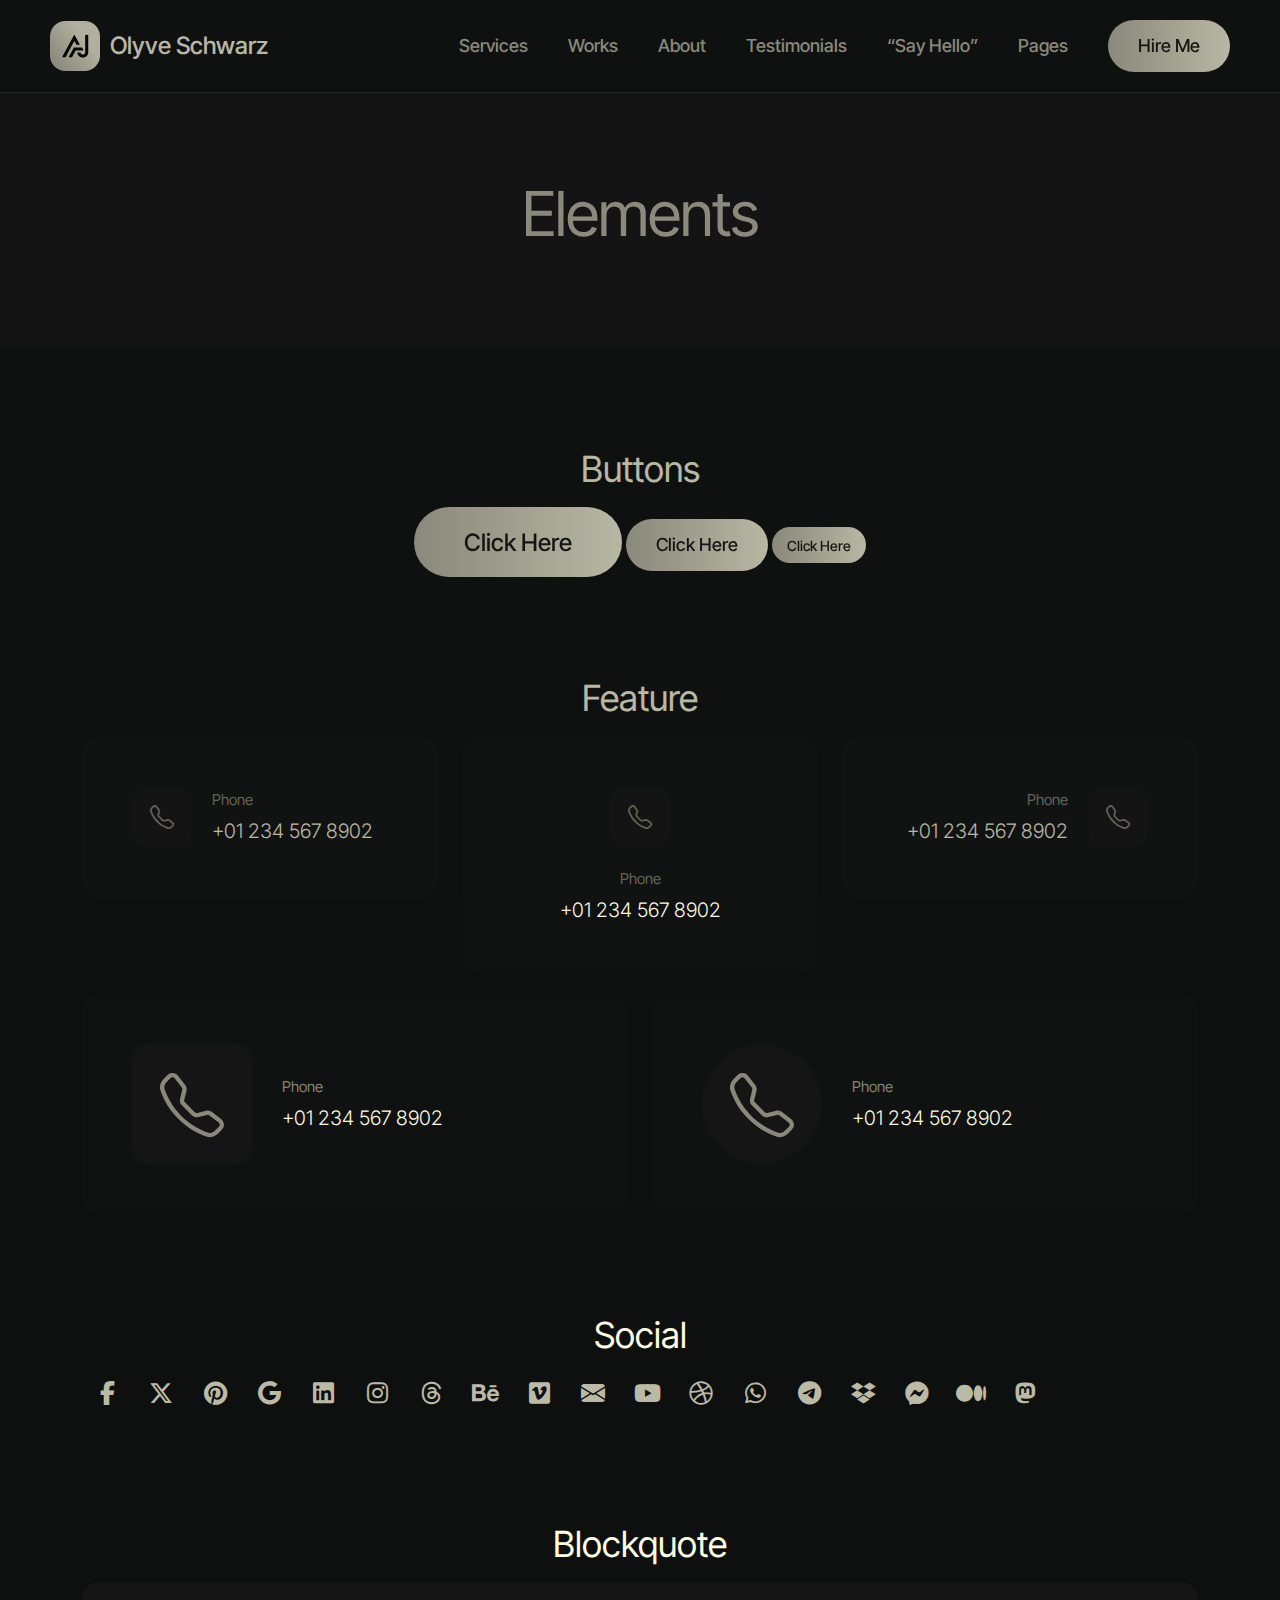
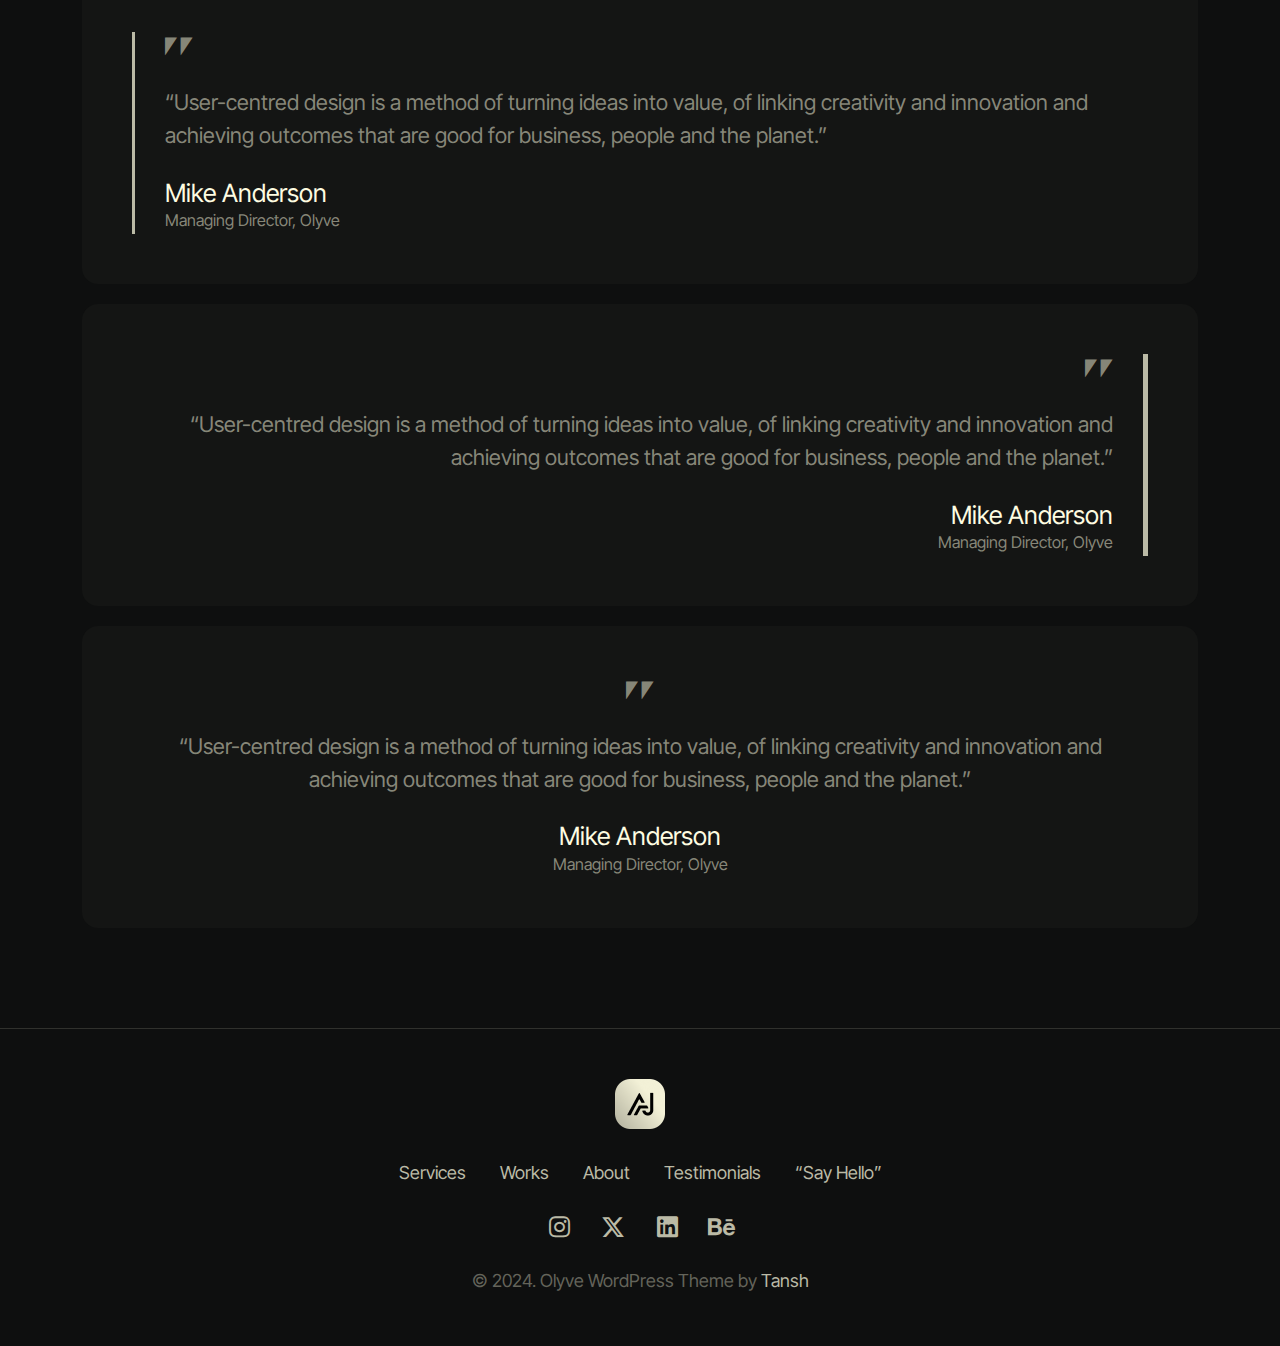
<file: elements.html>
<!doctype html>
<html lang="en">



<head>
    <meta charset="utf-8">
    <meta name="viewport" content="width=device-width, initial-scale=1">
    <meta name="format-detection" content="telephone=no">
    <title>Olyve - HTML Template</title>
    <meta name="author" content="tansh">
    <meta name="description" content="HTMLTemplate">
    <meta name="keywords" content="portfolio, personal">

    <!-- FAVICON -->
    <link rel="icon" href="assets/images/icons/favicon.png" sizes="32x32">
    <link rel="icon" href="assets/images/icons/cropped-favicon-192x192.png" sizes="192x192">
    <link rel="apple-touch-icon" href="assets/images/icons/cropped-favicon-180x180.png">
    <meta name="msapplication-TileImage" content="assets/images/icons/cropped-favicon-270x270.png">

    <!-- CSS FILES -->
    <link rel="stylesheet" href="assets/css/bootstrap.min.css">
    <link rel="stylesheet" href="assets/fonts/iconfont.css">
    <link rel="stylesheet" href="assets/css/swiper.min.css">
    <link rel="stylesheet" href="assets/css/venobox.min.css">
    <link rel="stylesheet" href="assets/css/style.css">
    <link rel="stylesheet" href="assets/css/responsive.css">
</head>

<body>
    <div id="dtr-wrapper" class="clearfix">

        <!-- preloader starts -->
        <div class="dtr-preloader">
            <div class="dtr-preloader-inner">
                <div class="dtr-loader">Loading...</div>
            </div>
        </div>
        <!-- preloader ends -->

        <!-- Small Devices Header starts
============================================= -->
        <div id="dtr-responsive-header">
            <div class="container">
                <!-- logo -->
                <a class="dtr-logo dtr-resp-logo" href="index.html"><img src="assets/images/logo.png" alt="logo" width="50" height="50"><span class="dtr-logo-subtext">Olyve Schwarz</span></a>
                <!-- menu button -->
                <button id="dtr-menu-button" class="dtr-hamburger" type="button" aria-label="Menu Button"><span class="dtr-hamburger-lines-wrapper"><span class="dtr-hamburger-lines"></span></span></button>
            </div>
            <div class="dtr-responsive-header-menu"></div>
        </div>
        <!-- Small Devices Header ends
============================================= -->

        <!-- header starts
============================================= -->
        <header id="dtr-header-global" class="fixed-top">
            <div class="dtr-header-global-content">

                <!-- header left starts -->
                <div class="dtr-header-left">
                    <!-- logo on page load -->
                    <a class="dtr-logo logo-default" href="index.html"><img src="assets/images/logo.png" alt="logo" width="50" height="50"><span class="dtr-logo-subtext">Olyve Schwarz</span></a>
                    <!-- logo on page scroll -->
                    <a class="dtr-logo logo-alt" href="index.html"><img src="assets/images/logo.png" alt="logo" width="50" height="50"><span class="dtr-logo-subtext">Olyve Schwarz</span></a>
                </div>
                <!-- header left ends -->

                <!-- header right starts -->
                <div class="dtr-header-right ms-auto">

                    <!-- menu starts -->
                    <div class="main-navigation">
                        <ul class="sf-menu dtr-main-nav dtr-nav">
                            <li><a href="index.html#services">Services</a></li>
                            <li><a href="index.html#portfolio">Works</a></li>
                            <li><a href="index.html#about">About</a></li>
                            <li><a href="index.html#testimonials">Testimonials</a></li>
                            <li><a href="index.html#contact">&#8220;Say Hello&#8221;</a></li>
                            <li class="menu-item-has-children"> <a class="nav-link" href="#">Pages</a>
                                <ul class="sub-menu">
                                    <li><a href="articles.html">Archive</a></li>
                                    <li><a href="article-single.html">Single Article</a></li>
                                    <li><a href="404.html">404 Error</a></li>
                                    <li><a href="elements.html">Elements</a></li>
                                    <li><a href="portfolio-single.html">Single Portfolio</a></li>
                                </ul>
                            </li>
                        </ul>
                    </div>
                    <!-- menu ends -->
                    <!-- button -->
                    <a href="#contact" class="dtr-btn dtr-header-btn"><span class="dtr-header-btn__text">Hire Me</span></a>
                </div>
                <!-- header right ends -->

            </div>
        </header>
        <!-- header ends
================================================== -->

        <!-- page title section starts
================================================== -->
        <div class="dtr-page-title--section">
            <div class="container">
                <h1 class="dtr-page-title__heading">Elements</h1>
            </div>
        </div>
        <!-- page title section ends
================================================== -->


        <!-- ===== main content area starts ===== -->
        <div id="dtr-main-content">

            <!-- ===== section starts ===== -->
            <section class="dtr-section section-padding">
                <div class="container">

                    <h3 class="text-center">Buttons</h3>

                    <!-- row -->
                    <div class="row">
                        <div class="col-12 text-center">
                            <a class="dtr-btn dtr-btn--large" href="#" role="button"> <span class="dtr-btn__text">Click Here</span> </a>
                            <a class="dtr-btn" href="#" role="button"> <span class="dtr-btn__text">Click Here</span> </a>
                            <a class="dtr-btn dtr-btn--small" href="#" role="button"> <span class="dtr-btn__text">Click Here</span> </a>
                        </div>
                    </div>
                    <!-- row ends -->

                    <!-- spacer -->
                    <div class="spacer spacer-100"></div>

                    <h3 class="text-center">Feature</h3>

                    <!-- row -->
                    <div class="row">
                        <!-- column 1 starts -->
                        <div class="col-12 col-md-4">
                            <div class="dtr-box bg-color-section">
                                <!-- feature starts -->
                                <div class="dtr-feature  dtr-feature--style-rounded dtr-feature--icon-vert-align-center dtr-feature--text-left dtr-feature--icon-align-left dtr-feature--size-small ">
                                    <div class="dtr-icon dtr-feature__icon">
                                        <i class="icon-telephone" aria-hidden="true"></i>
                                    </div>
                                    <div class="dtr-feature__content">
                                        <p class="dtr-feature__subtext">Phone</p>
                                        <h4 class="dtr-feature__heading">+01 234 567 8902</h4>
                                    </div>
                                </div>
                                <!-- feature ends -->
                            </div>
                        </div>
                        <!-- column 1 ends -->

                        <!-- column 2 starts -->
                        <div class="col-12 col-md-4">
                            <div class="dtr-box bg-color-section">
                                <!-- feature starts -->
                                <div class="dtr-feature  dtr-feature--style-rounded dtr-feature--text-center dtr-feature--icon-align-top dtr-feature--size-small ">
                                    <div class="dtr-icon dtr-feature__icon">
                                        <i class="icon-telephone" aria-hidden="true"></i>
                                    </div>
                                    <div class="dtr-feature__content">
                                        <p class="dtr-feature__subtext">Phone</p>
                                        <h4 class="dtr-feature__heading">+01 234 567 8902</h4>
                                    </div>
                                </div>
                                <!-- feature ends -->
                            </div>
                        </div>
                        <!-- column 2 ends -->

                        <!-- column 3 starts -->
                        <div class="col-12 col-md-4">
                            <div class="dtr-box bg-color-section">
                                <!-- feature starts -->
                                <div class="dtr-feature  dtr-feature--style-rounded dtr-feature--icon-vert-align-center dtr-feature--text-right dtr-feature--icon-align-right dtr-feature--size-small ">
                                    <div class="dtr-icon dtr-feature__icon">
                                        <i class="icon-telephone" aria-hidden="true"></i>
                                    </div>
                                    <div class="dtr-feature__content">
                                        <p class="dtr-feature__subtext">Phone</p>
                                        <h4 class="dtr-feature__heading">+01 234 567 8902</h4>
                                    </div>
                                </div>
                                <!-- feature ends -->
                            </div>
                        </div>
                        <!-- column 3 ends -->
                    </div>
                    <!-- row ends -->

                    <!-- spacer -->
                    <div class="spacer spacer-20"></div>

                    <!-- row -->
                    <div class="row">
                        <!-- column 1 starts -->
                        <div class="col-12 col-md-6">
                            <div class="dtr-box bg-color-section">
                                <!-- feature starts -->
                                <div class="dtr-feature  dtr-feature--style-rounded dtr-feature--icon-vert-align-center dtr-feature--text-left dtr-feature--icon-align-left dtr-feature--size-large ">
                                    <div class="dtr-icon dtr-feature__icon">
                                        <i class="icon-telephone" aria-hidden="true"></i>
                                    </div>
                                    <div class="dtr-feature__content">
                                        <p class="dtr-feature__subtext">Phone</p>
                                        <h4 class="dtr-feature__heading">+01 234 567 8902</h4>
                                    </div>
                                </div>
                                <!-- feature ends -->
                            </div>
                        </div>
                        <!-- column 1 ends -->

                        <!-- column 2 starts -->
                        <div class="col-12 col-md-6">
                            <div class="dtr-box bg-color-section">
                                <!-- feature starts -->
                                <div class="dtr-feature  dtr-feature--style-circle dtr-feature--icon-vert-align-center dtr-feature--text-left dtr-feature--icon-align-left dtr-feature--size-large ">
                                    <div class="dtr-icon dtr-feature__icon">
                                        <i class="icon-telephone" aria-hidden="true"></i>
                                    </div>
                                    <div class="dtr-feature__content">
                                        <p class="dtr-feature__subtext">Phone</p>
                                        <h4 class="dtr-feature__heading">+01 234 567 8902</h4>
                                    </div>
                                </div>
                                <!-- feature ends -->
                            </div>
                        </div>
                        <!-- column 2 ends -->

                    </div>
                    <!-- row ends -->

                    <!-- spacer -->
                    <div class="spacer spacer-100"></div>

                    <!-- row -->
                    <div class="row">
                        <div class="col-12">
                            <h3 class="text-center">Social</h3>
                            <!-- social starts -->
                            <div class="dtr-social-default">
                                <ul class="dtr-social">
                                    <li><a class="dtr-facebook" href="#" title="Facebook" target="_blank" rel="nofollow" aria-label="Facebook"></a></li>
                                    <li><a class="dtr-twitter" href="#" title="Twitter" target="_blank" rel="nofollow" aria-label="Twitter"></a></li>
                                    <li><a class="dtr-pinterest" href="#" title="pinterest" target="_blank" rel="nofollow" aria-label="Pinterest"></a></li>
                                    <li><a class="dtr-google" href="#" title="google" target="_blank" rel="nofollow" aria-label="Google"></a></li>
                                    <li><a class="dtr-linkedin" href="#" title="linkedin" target="_blank" rel="nofollow" aria-label="linkedin"></a></li>
                                    <li><a class="dtr-instagram" href="#" title="instagram" target="_blank" rel="nofollow" aria-label="instagram"></a></li>
                                    <li><a class="dtr-threads" href="#" title="threads" target="_blank" rel="nofollow" aria-label="threads"></a></li>
                                    <li><a class="dtr-behance" href="#" title="behance" target="_blank" rel="nofollow" aria-label="behance"></a></li>
                                    <li><a class="dtr-vimeo" href="#" title="vimeo" target="_blank" rel="nofollow" aria-label="vimeo"></a></li>
                                    <li><a class="dtr-mail" href="#" title="mail" target="_blank" rel="nofollow" aria-label="mail"></a></li>
                                    <li><a class="dtr-youtube" href="#" title="youtube" target="_blank" rel="nofollow" aria-label="youtube"></a></li>
                                    <li><a class="dtr-dribbble" href="#" title="dribbble" target="_blank" rel="nofollow" aria-label="dribbble"></a></li>
                                    <li><a class="dtr-whatsapp" href="#" title="whatsapp" target="_blank" rel="nofollow" aria-label="Whatsapp"></a></li>
                                    <li><a class="dtr-telegram" href="#" title="telegram" target="_blank" rel="nofollow" aria-label="telegram"></a></li>
                                    <li><a class="dtr-dropbox" href="#" title="dropbox" target="_blank" rel="nofollow" aria-label="dropbox"></a></li>
                                    <li><a class="dtr-messenger" href="#" title="messenger" target="_blank" rel="nofollow" aria-label="messenger"></a></li>
                                    <li><a class="dtr-medium" href="#" title="medium" target="_blank" rel="nofollow" aria-label="medium"></a></li>
                                    <li><a class="dtr-mastodon" href="#" title="mastodon" target="_blank" rel="nofollow" aria-label="mastodon"></a></li>
                                </ul>
                            </div>
                            <!-- social ends -->

                        </div>
                    </div>
                    <!-- row ends -->

                    <!-- spacer -->
                    <div class="spacer spacer-100"></div>

                    <!-- row -->
                    <div class="row">
                        <div class="col-12">
                            <h3 class="text-center">Blockquote</h3>
                            <!-- quote starts -->
                            <div class="dtr-quote dtr-quote__left-align dtr-radius--rounded clearfix">
                                <div class="dtr-quote__content">
                                    <blockquote>“User-centred design is a method of turning ideas into value, of linking
                                        creativity and innovation and achieving outcomes that are good for
                                        business, people and the planet.”</blockquote>
                                    <h5 class="dtr-quote__author">Mike Anderson</h5><span class="dtr-quote__source">Managing Director, Olyve</span>
                                </div>
                            </div>
                            <!-- quote ends -->
                            <div class="spacer spacer-20"></div>
                            <!-- quote starts -->
                            <div class="dtr-quote dtr-quote__right-align dtr-radius--rounded clearfix">
                                <div class="dtr-quote__content">
                                    <blockquote>“User-centred design is a method of turning ideas into value, of linking
                                        creativity and innovation and achieving outcomes that are good for
                                        business, people and the planet.”</blockquote>
                                    <h5 class="dtr-quote__author">Mike Anderson</h5><span class="dtr-quote__source">Managing Director, Olyve</span>
                                </div>
                            </div>
                            <!-- quote ends -->
                            <div class="spacer spacer-20"></div>
                            <!-- quote starts -->
                            <div class="dtr-quote dtr-quote__center-align dtr-radius--rounded clearfix">
                                <div class="dtr-quote__content">
                                    <blockquote>“User-centred design is a method of turning ideas into value, of linking
                                        creativity and innovation and achieving outcomes that are good for
                                        business, people and the planet.”</blockquote>
                                    <h5 class="dtr-quote__author">Mike Anderson</h5><span class="dtr-quote__source">Managing Director, Olyve</span>
                                </div>
                            </div>
                            <!-- quote ends -->
                        </div>
                    </div>
                    <!-- row ends -->

                </div>
            </section>
            <!-- ===== section ends ===== -->

        </div>
        <!-- ===== main content area ends ===== -->

        <!-- footer section starts
================================================== -->
        <footer id="dtr-footer-section">
            <div class="container">

                <!--== row starts ==-->
                <div class="dtr-copyright">
                    <div class="row">
                        <div class="col-12">
                            <p><a href="#"><img src="assets/images/logo.png" alt="copyright-logo" width="50" height="50"></a></p>
                            <!-- spacer -->
                            <div class="spacer spacer-15"></div>
                            <ul class="copyright-list">
                                <li><a href="index.html#services">Services</a></li>
                                <li><a href="index.html#portfolio">Works</a></li>
                                <li><a href="index.html#about">About</a></li>
                                <li><a href="index.html#testimonials">Testimonials</a></li>
                                <li><a href="index.html#contact">&#8220;Say Hello&#8221;</a></li>
                            </ul>

                            <!-- spacer -->
                            <div class="spacer spacer-20"></div>
                            <div class="dtr-social-default">
                                <ul class="dtr-social">
                                    <li><a href="#" class="dtr-instagram"></a></li>
                                    <li><a href="#" class="dtr-twitter"></a></li>
                                    <li><a href="#" class="dtr-linkedin"></a></li>
                                    <li><a href="#" class="dtr-behance"></a></li>
                                </ul>
                            </div>

                            <!-- spacer -->
                            <div class="spacer spacer-10"></div>
                            <p>© 2024. Olyve WordPress Theme by <a href="https://themeforest.net/user/tansh">Tansh</a></p>
                        </div>
                    </div>
                </div>
                <!--== row ends ==-->

            </div>
            <!-- take to top -->
            <a id="take-to-top" href="#" class="show" aria-label="Scroll To Top"></a>
        </footer>
        <!-- footer section ends
================================================== -->

    </div>
    <!-- #dtr-wrapper ends -->

    <!-- JS Files -->
    <script src="assets/js/jquery.min.js"></script>
    <script src="assets/js/bootstrap.min.js"></script>
    <script src="assets/js/menu.js"></script>
    <script src="assets/js/slicknav.js"></script>
    <script src="assets/js/swiper-bundle.min.js"></script>
    <script src="assets/js/venobox.min.js"></script>
    <script src="assets/js/forms.js"></script>
    <script src="assets/js/appear.js"></script>
    <script src="assets/js/count-to.js"></script>
    <script src="assets/js/custom.js"></script>

</body>



</html>
</file>
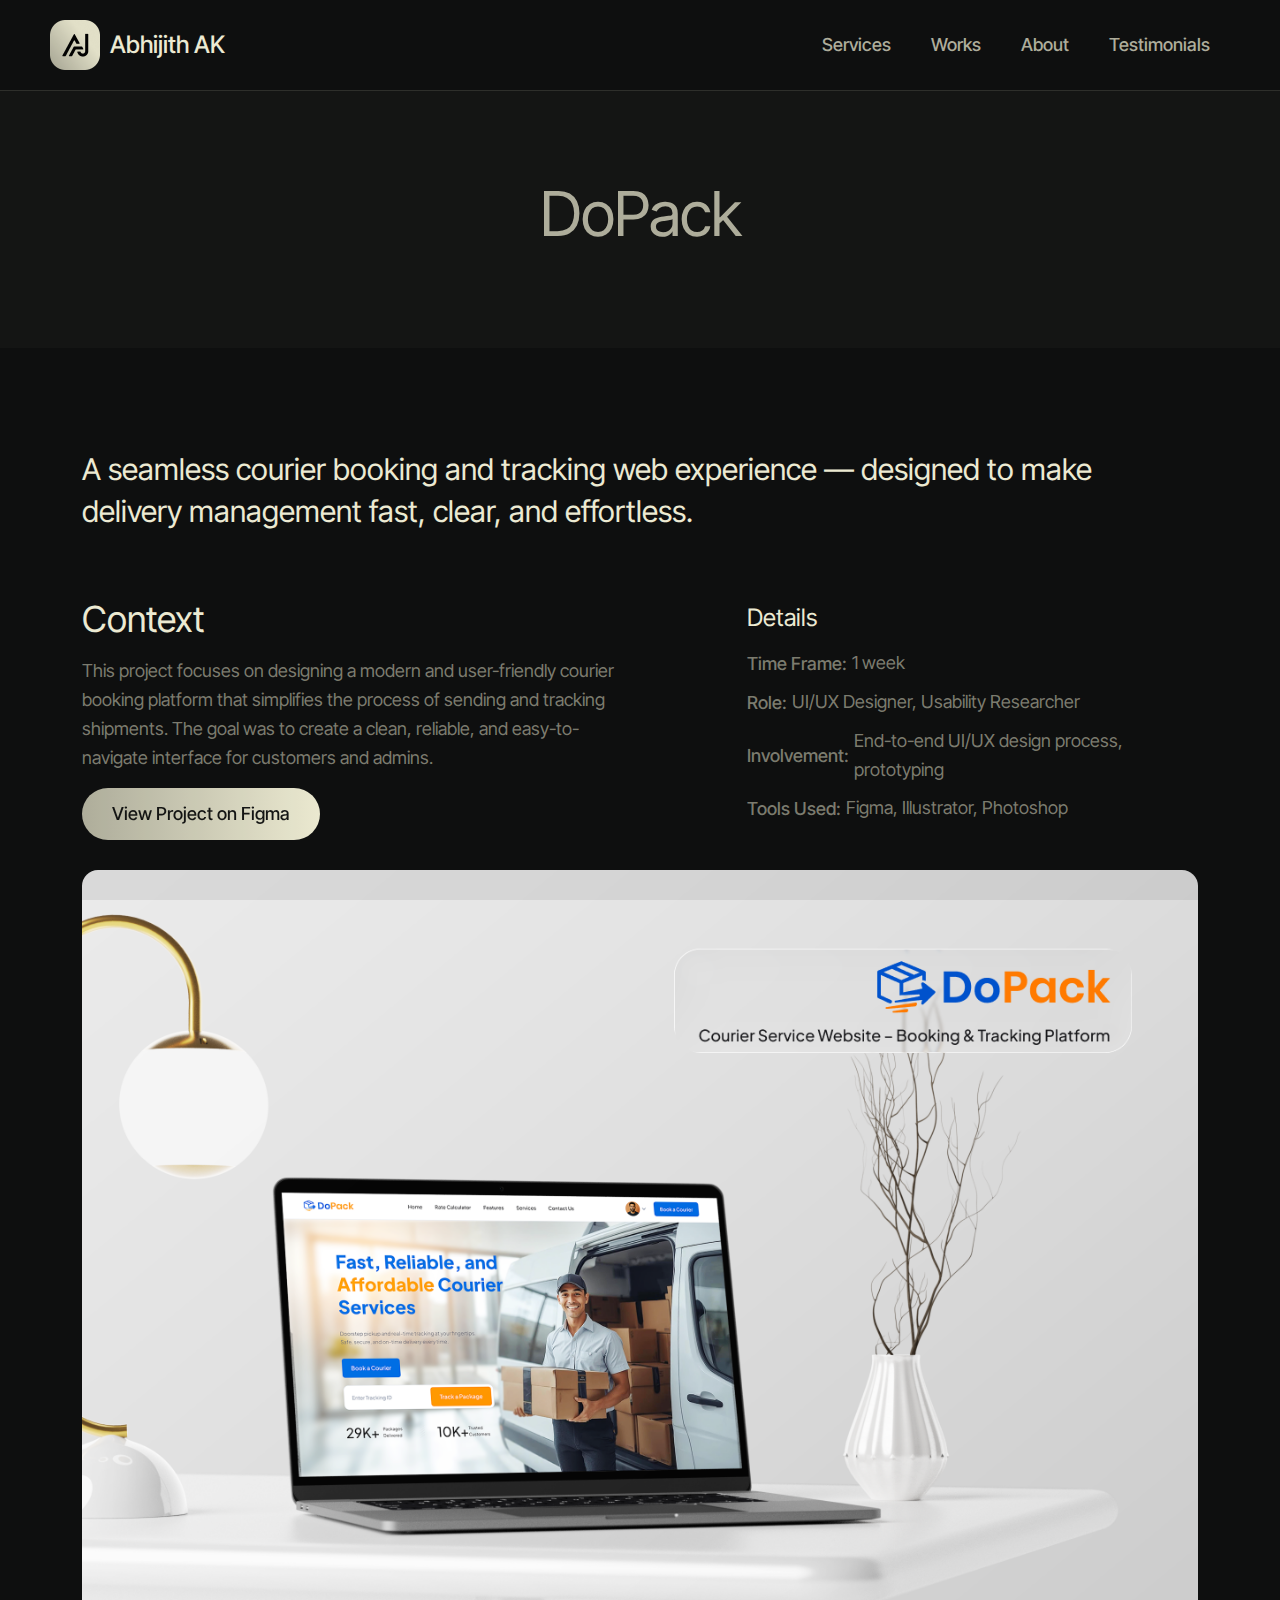
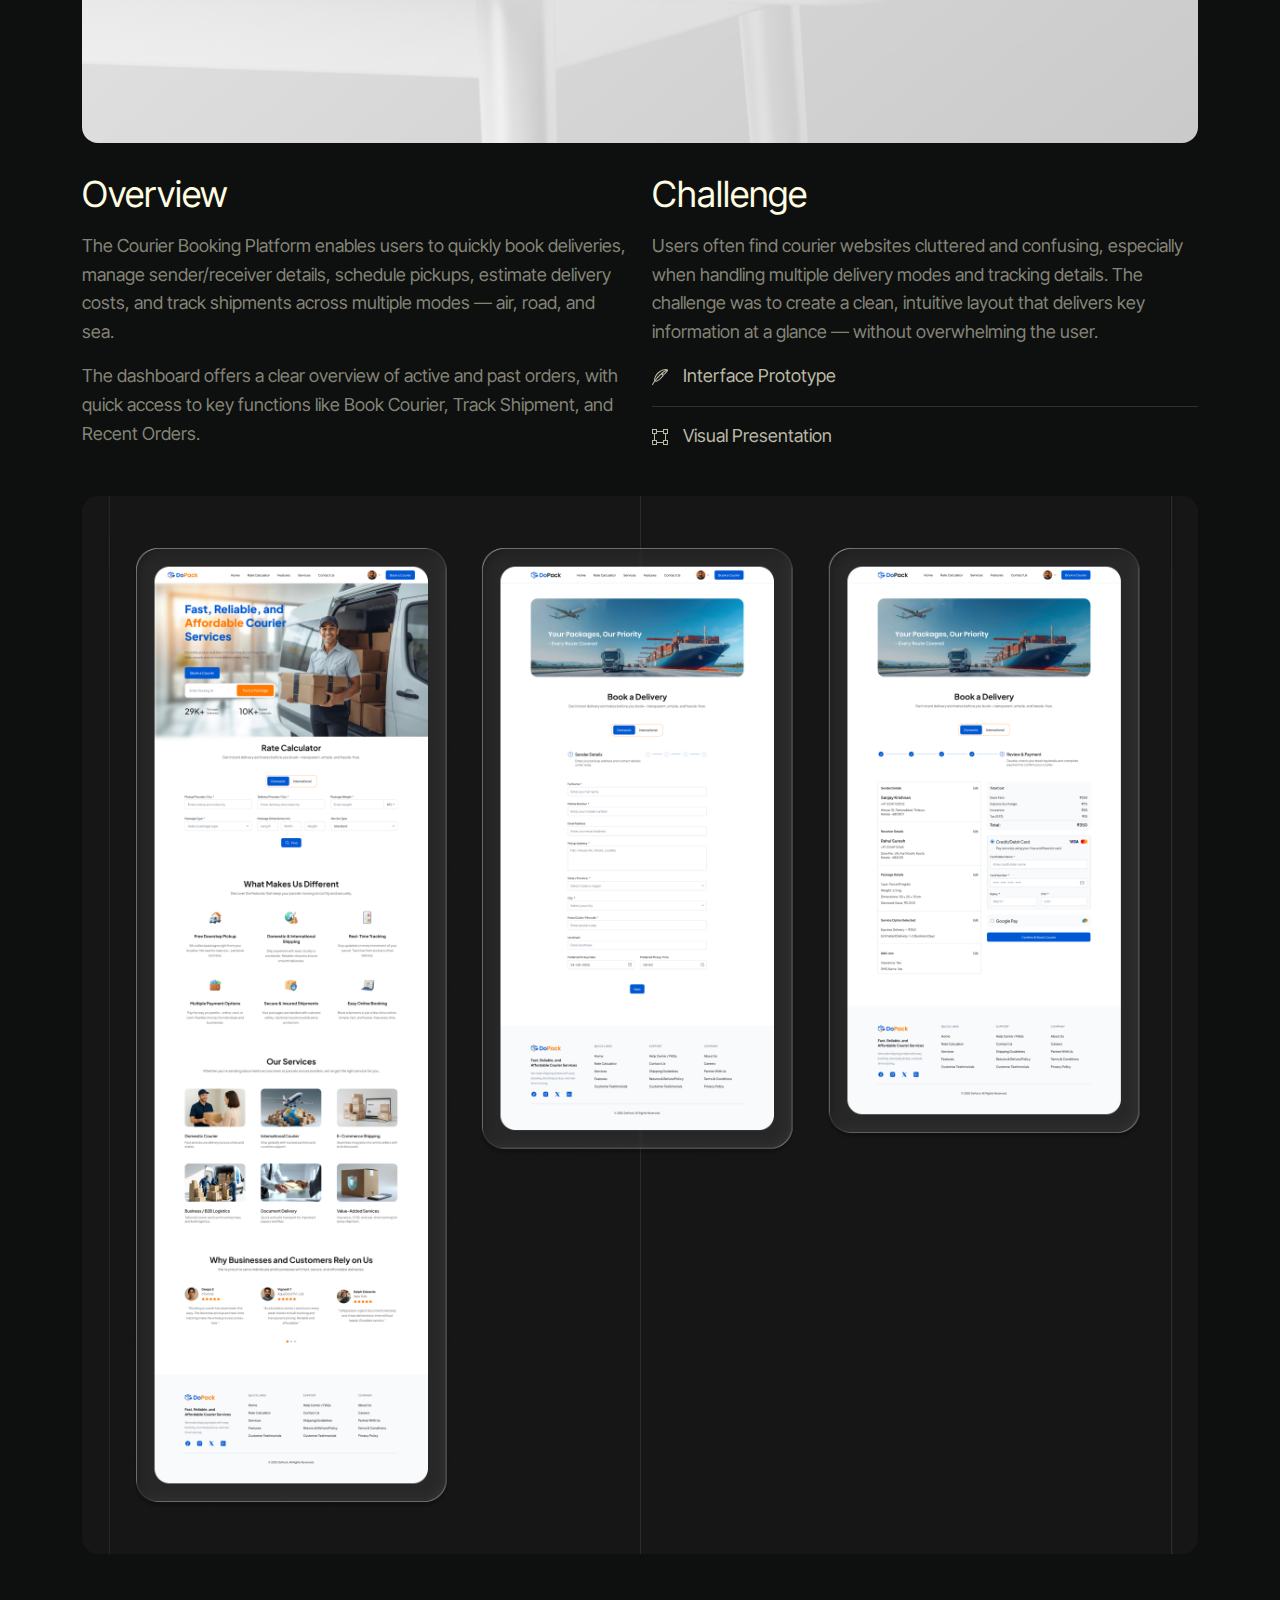
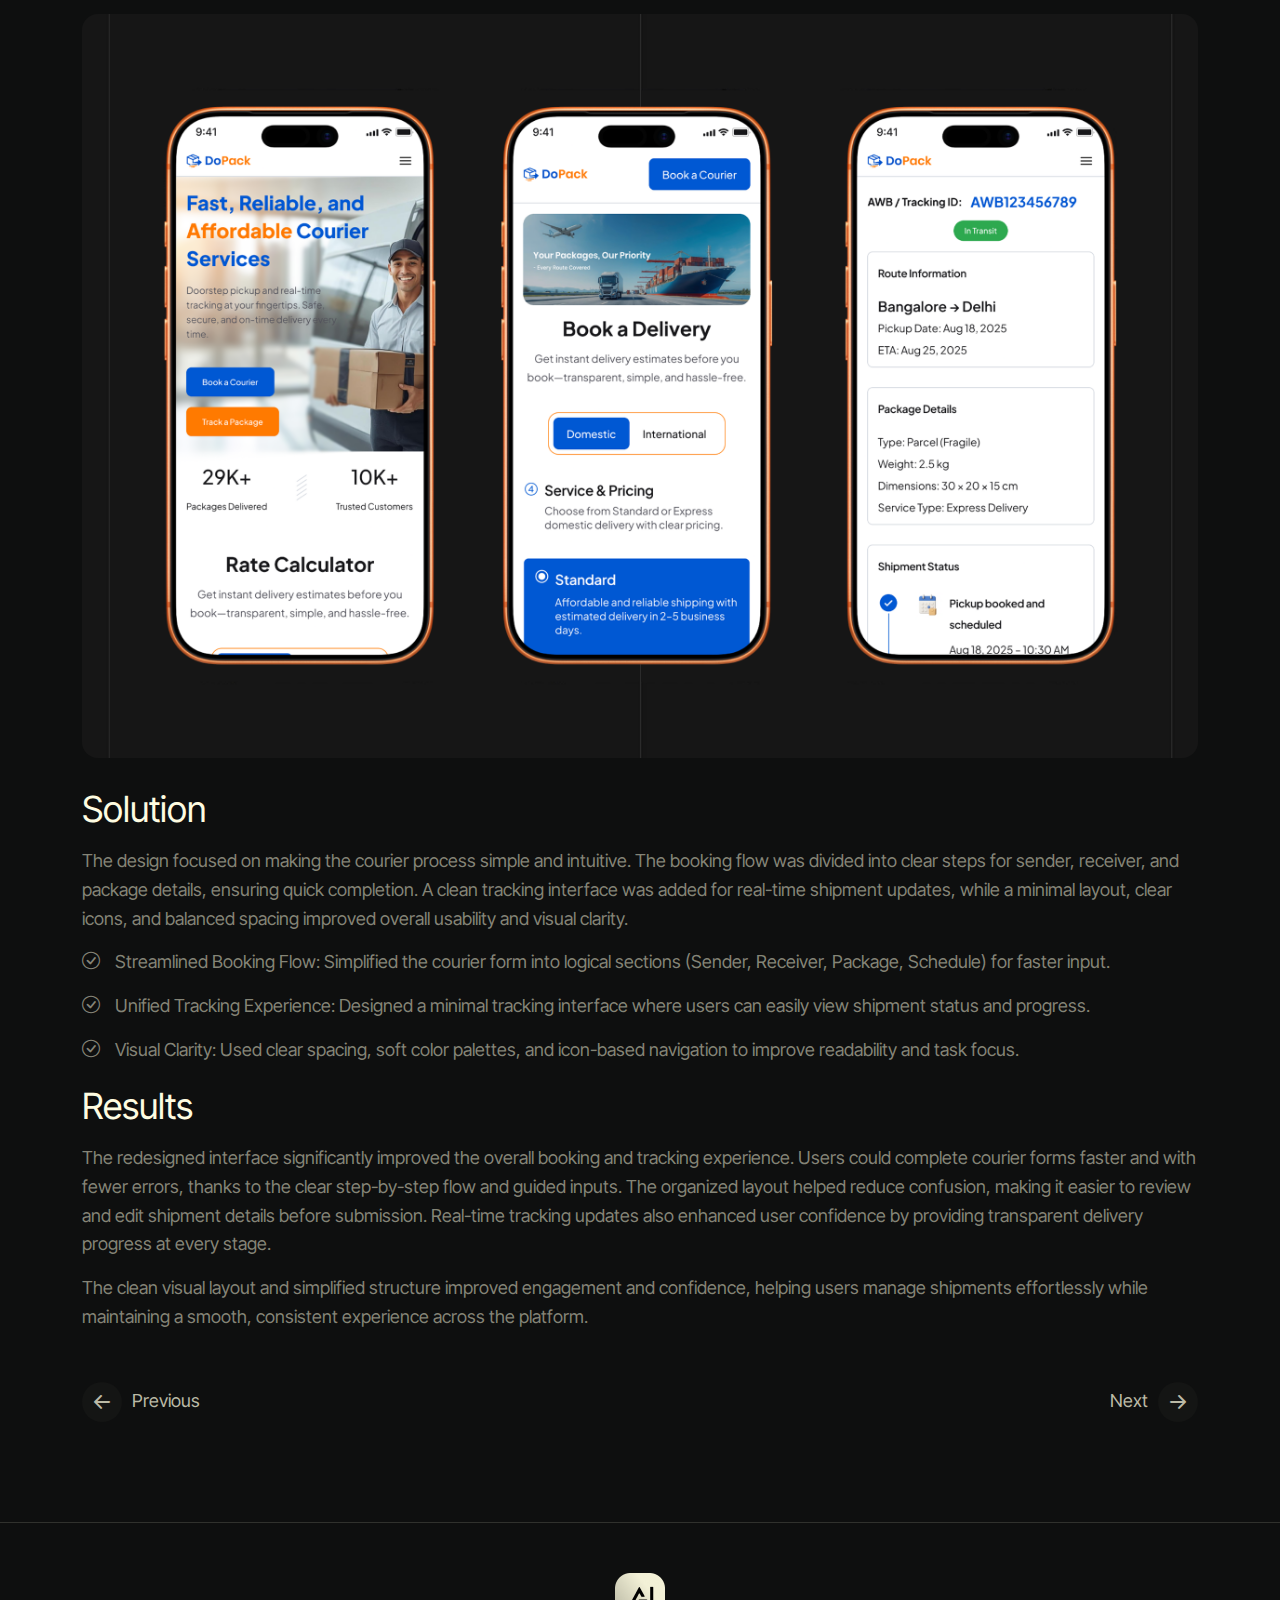
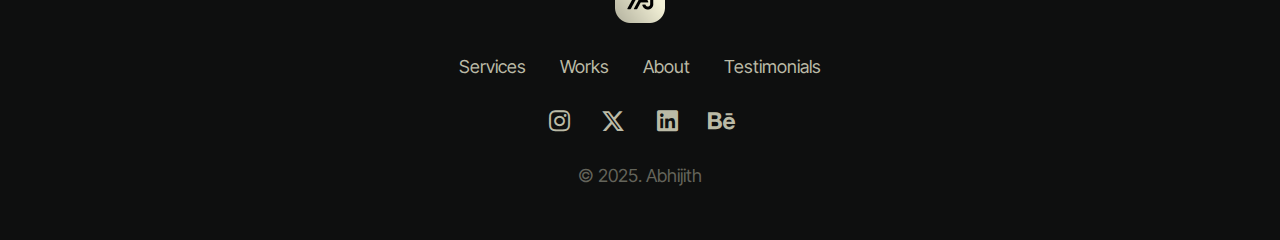
<file: portfolio-one.html>
<!doctype html>
<html lang="en">


<!-- Mirrored from tanshcreative.com/olyve-st-preview/portfolio-single.html by HTTrack Website Copier/3.x [XR&CO'2014], Thu, 19 Dec 2024 16:42:00 GMT -->
<head>
    <meta charset="utf-8">
    <meta name="viewport" content="width=device-width, initial-scale=1">
    <meta name="format-detection" content="telephone=no">
    <title>Abhijith Portfolio</title>
    <meta name="author" content="tansh">
    <meta name="description" content="HTMLTemplate">
    <meta name="keywords" content="portfolio, personal">

    <!-- FAVICON -->
    <link rel="icon" href="assets/images/icons/favicon.png" sizes="32x32">
    <link rel="icon" href="assets/images/icons/cropped-favicon-192x192.png" sizes="192x192">
    <link rel="apple-touch-icon" href="assets/images/icons/cropped-favicon-180x180.png">
    <meta name="msapplication-TileImage" content="assets/images/icons/cropped-favicon-270x270.png">

    <!-- CSS FILES -->
    <link rel="stylesheet" href="assets/css/bootstrap.min.css">
    <link rel="stylesheet" href="assets/fonts/iconfont.css">
    <link rel="stylesheet" href="assets/css/swiper.min.css">
    <link rel="stylesheet" href="assets/css/venobox.min.css">
    <link rel="stylesheet" href="assets/css/style.css">
    <link rel="stylesheet" href="assets/css/responsive.css">
</head>

<body>
    <div id="dtr-wrapper" class="clearfix">

        <!-- preloader starts -->
        <div class="dtr-preloader">
            <div class="dtr-preloader-inner">
                <div class="dtr-loader">Loading...</div>
            </div>
        </div>
        <!-- preloader ends -->

        <!-- Small Devices Header starts
============================================= -->
        <div id="dtr-responsive-header">
            <div class="container">
                <!-- logo -->
                <a class="dtr-logo dtr-resp-logo" href="index.html"><img src="assets/images/logo.png" alt="logo" width="50" height="50"><span class="dtr-logo-subtext">Abhijith AK</span></a>
                <!-- menu button -->
                <button id="dtr-menu-button" class="dtr-hamburger" type="button" aria-label="Menu Button"><span class="dtr-hamburger-lines-wrapper"><span class="dtr-hamburger-lines"></span></span></button>
            </div>
            <div class="dtr-responsive-header-menu"></div>
        </div>
        <!-- Small Devices Header ends
============================================= -->

        <!-- header starts
============================================= -->
        <header id="dtr-header-global" class="fixed-top">
            <div class="dtr-header-global-content">

                <!-- header left starts -->
                <div class="dtr-header-left">
                    <!-- logo on page load -->
                    <a class="dtr-logo logo-default" href="index.html"><img src="assets/images/logo.png" alt="logo" width="50" height="50"><span class="dtr-logo-subtext">Abhijith AK</span></a>
                    <!-- logo on page scroll -->
                    <a class="dtr-logo logo-alt" href="index.html"><img src="assets/images/logo.png" alt="logo" width="50" height="50"><span class="dtr-logo-subtext">Abhijith AK</span></a>
                </div>
                <!-- header left ends -->

                <!-- header right starts -->
                <div class="dtr-header-right ms-auto">

                    <!-- menu starts -->
                    <div class="main-navigation">
                        <ul class="sf-menu dtr-main-nav dtr-nav">
                            <li><a href="index.html#services">Services</a></li>
                            <li><a href="index.html#portfolio">Works</a></li>
                            <li><a href="index.html#about">About</a></li>
                            <li><a href="index.html#testimonials">Testimonials</a></li>
                            <!-- <li><a href="index.html#contact">&#8220;Say Hello&#8221;</a></li> -->
                            <!-- <li class="menu-item-has-children"> <a class="nav-link" href="#">Pages</a>
                                <ul class="sub-menu">
                                    <li><a href="articles.html">Archive</a></li>
                                    <li><a href="article-single.html">Single Article</a></li>
                                    <li><a href="404.html">404 Error</a></li>
                                    <li><a href="elements.html">Elements</a></li>
                                    <li><a href="portfolio-single.html">Single Portfolio</a></li>
                                </ul>
                            </li> -->
                        </ul>
                    </div>
                    <!-- menu ends -->
                    <!-- button -->
                    <!-- <a href="#contact" class="dtr-btn dtr-header-btn"><span class="dtr-header-btn__text">Hire Me</span></a> -->
                </div>
                <!-- header right ends -->

            </div>
        </header>
        <!-- header ends
================================================== -->

        <!-- page title section starts
================================================== -->
        <div class="dtr-page-title--section">
            <div class="container">
                <h1 class="dtr-page-title__heading">DoPack</h1>
            </div>
        </div>
        <!-- page title section ends
================================================== -->

        <!-- ===== main content area starts ===== -->
        <div id="dtr-main-content">

            <!-- ===== section starts ===== -->
            <section id="home" class="dtr-section section-padding">
                <div class="container">

                    <h4>A seamless courier booking and tracking web experience — designed to make delivery management fast, clear, and effortless.</h4>

                    <div class="spacer spacer-50"></div>
                    <!--== row starts ==-->
                    <div class="row d-flex align-items-center">

                        <!--== first column starts ==-->
                        <div class="col-12 col-md-6">
                            <h3>Context</h3>
                            <p>This project focuses on designing a modern and user-friendly courier booking platform that simplifies the process of sending and tracking shipments. The goal was to create a clean, reliable, and easy-to-navigate interface for customers and admins.</p>
                            <!-- <p>Effective branding ensures that the product is top-of-mind when consumers think of a particular need or category thus increasing the likelihood of repeat purchases.</p> -->
                             <div class="btn-row">
                                <a class="dtr-btn  dtr-btn--round" href="https://www.figma.com/design/0yRClX9rb1satfG7XVLfqA/Courier-Booking?node-id=0-1&t=26LSpqBNmla7ejaE-1" role="button" target="_blank">
                                    <span class="dtr-btn__text">View Project on Figma</span>
                                </a>
                            </div>
                        </div>
                        <!--== first column ends ==-->

                        <!--== second column starts ==-->
                        <div class="col-12 col-md-5 offset-md-1">
                            <h5>Details</h5>
                            <div class="portfolio-info">
                                <div class="portfolio-info__item">
                                    <h6 class="portfolio-info__heading">Time Frame:</h6>
                                    <p>1 week</p>
                                </div>
                                <div class="portfolio-info__item">
                                    <h6 class="portfolio-info__heading">Role:</h6>
                                    <p>UI/UX Designer, Usability Researcher</p>
                                </div>
                                <div class="portfolio-info__item">
                                    <h6 class="portfolio-info__heading">Involvement:</h6>
                                    <p>End-to-end UI/UX design process, prototyping</p>
                                </div>
                                <div class="portfolio-info__item">
                                    <h6 class="portfolio-info__heading">Tools Used:</h6>
                                    <p>Figma, Illustrator, Photoshop</p>
                                </div>
                            </div>
                        </div>
                        <!--== second column ends ==-->

                    </div>
                    <!--== row ends ==-->

                    <!-- image -->
                    <div class="spacer spacer-30"></div>
                    <img src="assets/images/folio-details-img1.png" alt="image" class="dtr-radius--rounded">
                    <div class="spacer spacer-30"></div>

                    <!--== row starts ==-->
                    <div class="row">

                        <!--== first column starts ==-->
                        <div class="col-12 col-md-6">
                            <h3>Overview</h3>
                            <p>The Courier Booking Platform enables users to quickly book deliveries, manage sender/receiver details, schedule pickups, estimate delivery costs, and track shipments across multiple modes — air, road, and sea.</p>
                            <p>The dashboard offers a clear overview of active and past orders, with quick access to key functions like Book Courier, Track Shipment, and Recent Orders.</p>
                        </div>
                        <!--== first column ends ==-->

                        <!--== second column starts ==-->
                        <div class="col-12 col-md-6">
                            <h3>Challenge</h3>
                            <p>Users often find courier websites cluttered and confusing, especially when handling multiple delivery modes and tracking details. The challenge was to create a clean, intuitive layout that delivers key information at a glance — without overwhelming the user.</p>

                            <!-- list starts -->
                            <ul class="dtr-icon-list text-color-alt">
                                <li class="dtr-icon-list__list-item">
                                    <span class="dtr-icon-list__icon">
                                        <svg xmlns="http://www.w3.org/2000/svg" width="16" height="16" fill="currentColor" class="bi bi-feather" viewBox="0 0 16 16">
                                            <path d="M15.807.531c-.174-.177-.41-.289-.64-.363a3.8 3.8 0 0 0-.833-.15c-.62-.049-1.394 0-2.252.175C10.365.545 8.264 1.415 6.315 3.1S3.147 6.824 2.557 8.523c-.294.847-.44 1.634-.429 2.268.005.316.05.62.154.88q.025.061.056.122A68 68 0 0 0 .08 15.198a.53.53 0 0 0 .157.72.504.504 0 0 0 .705-.16 68 68 0 0 1 2.158-3.26c.285.141.616.195.958.182.513-.02 1.098-.188 1.723-.49 1.25-.605 2.744-1.787 4.303-3.642l1.518-1.55a.53.53 0 0 0 0-.739l-.729-.744 1.311.209a.5.5 0 0 0 .443-.15l.663-.684c.663-.68 1.292-1.325 1.763-1.892.314-.378.585-.752.754-1.107.163-.345.278-.773.112-1.188a.5.5 0 0 0-.112-.172M3.733 11.62C5.385 9.374 7.24 7.215 9.309 5.394l1.21 1.234-1.171 1.196-.027.03c-1.5 1.789-2.891 2.867-3.977 3.393-.544.263-.99.378-1.324.39a1.3 1.3 0 0 1-.287-.018Zm6.769-7.22c1.31-1.028 2.7-1.914 4.172-2.6a7 7 0 0 1-.4.523c-.442.533-1.028 1.134-1.681 1.804l-.51.524zm3.346-3.357C9.594 3.147 6.045 6.8 3.149 10.678c.007-.464.121-1.086.37-1.806.533-1.535 1.65-3.415 3.455-4.976 1.807-1.561 3.746-2.36 5.31-2.68a8 8 0 0 1 1.564-.173" />
                                        </svg>
                                    </span>
                                    Interface Prototype
                                </li>
                                <li class="dtr-icon-list__list-item">
                                    <span class="dtr-icon-list__icon">
                                        <svg xmlns="http://www.w3.org/2000/svg" width="16" height="16" fill="currentColor" class="bi bi-bounding-box" viewBox="0 0 16 16">
                                            <path d="M5 2V0H0v5h2v6H0v5h5v-2h6v2h5v-5h-2V5h2V0h-5v2zm6 1v2h2v6h-2v2H5v-2H3V5h2V3zm1-2h3v3h-3zm3 11v3h-3v-3zM4 15H1v-3h3zM1 4V1h3v3z" />
                                        </svg> </span>
                                    Visual Presentation
                                </li>
                            </ul>
                            <!-- list ends -->

                        </div>
                        <!--== second column ends ==-->

                    </div>
                    <!--== row ends ==-->

                    <!--== row starts ==-->
                    <div class="row">
                        <div class="col-12">

                            <!-- image -->
                            <div class="spacer spacer-30"></div>
                            <img src="assets/images/DoPack-img1.png" alt="image" class="dtr-radius--rounded">
                            <div class="spacer spacer-30"></div>

                            <div class="spacer spacer-30"></div>
                            <img src="assets/images/DoPack-img2.png" alt="image" class="dtr-radius--rounded">
                            <div class="spacer spacer-30"></div>

                            <h3>Solution</h3>
                            <p>The design focused on making the courier process simple and intuitive. The booking flow was divided into clear steps for sender, receiver, and package details, ensuring quick completion. A clean tracking interface was added for real-time shipment updates, while a minimal layout, clear icons, and balanced spacing improved overall usability and visual clarity.</p>

                            <!-- list starts -->
                            <ul class="dtr-icon-list dtr-icon-list--no-border">
                                <li class="dtr-icon-list__list-item">
                                    <span class="dtr-icon-list__icon">
                                        <i class="icon-check-circle"></i>
                                    </span>
                                    Streamlined Booking Flow: Simplified the courier form into logical sections (Sender, Receiver, Package, Schedule) for faster input.
                                </li>
                                <li class="dtr-icon-list__list-item">
                                    <span class="dtr-icon-list__icon">
                                        <i class="icon-check-circle"></i>
                                    </span>
                                    Unified Tracking Experience: Designed a minimal tracking interface where users can easily view shipment status and progress.
                                </li>
                                <li class="dtr-icon-list__list-item">
                                    <span class="dtr-icon-list__icon">
                                        <i class="icon-check-circle"></i>
                                    </span>
                                    Visual Clarity: Used clear spacing, soft color palettes, and icon-based navigation to improve readability and task focus.
                                </li>
                            </ul>
                            <!-- list ends -->
                            <div class="spacer spacer-20"></div>

                            <h3>Results</h3>
                            <p>The redesigned interface significantly improved the overall booking and tracking experience. Users could complete courier forms faster and with fewer errors, thanks to the clear 
                                step-by-step flow and guided inputs. The organized layout helped reduce confusion, making it easier to review and edit shipment details before submission. Real-time tracking updates also enhanced user confidence by providing transparent delivery progress at every stage.</p>
                            <p>The clean visual layout and simplified structure improved engagement and confidence, helping users manage shipments effortlessly while maintaining a smooth, consistent experience across the platform.</p>

                        </div>
                    </div>
                    <!--== row ends ==-->

                    <!-- post nav starts -->
                    <nav class="dtr-single-post-nav clearfix">
                        <div class="dtr-single-nav-prev dtr-single-nav-text">
                            <a href="#" rel="prev">Previous</a>
                        </div>
                        <div class="dtr-single-nav-next dtr-single-nav-text">
                            <a href="#" rel="next">Next</a>
                        </div>
                    </nav>
                    <!-- post nav ends -->

                </div>
            </section>
            <!-- ===== section ends ===== -->

        </div>
        <!-- ===== main content area ends ===== -->

        <!-- footer section starts
================================================== -->
        <footer id="dtr-footer-section">
            <div class="container">

                <!--== row starts ==-->
                <div class="dtr-copyright">
                    <div class="row">
                        <div class="col-12">
                            <p><a href="#"><img src="assets/images/logo.png" alt="copyright-logo" width="50" height="50"></a></p>
                            <!-- spacer -->
                            <div class="spacer spacer-15"></div>
                            <ul class="copyright-list">
                                <li><a href="index.html#services">Services</a></li>
                                <li><a href="index.html#portfolio">Works</a></li>
                                <li><a href="index.html#about">About</a></li>
                                <li><a href="index.html#testimonials">Testimonials</a></li>
                                <!-- <li><a href="index.html#contact">&#8220;Say Hello&#8221;</a></li> -->
                            </ul>

                            <!-- spacer -->
                            <div class="spacer spacer-20"></div>
                            <div class="dtr-social-default">
                                <ul class="dtr-social">
                                    <li><a href="#" class="dtr-instagram"></a></li>
                                    <li><a href="#" class="dtr-twitter"></a></li>
                                    <li><a href="https://www.linkedin.com/in/abhijithak/" class="dtr-linkedin"></a></li>
                                    <li><a href="https://www.behance.net/abhijithak" class="dtr-behance"></a></li>
                                </ul>
                            </div>

                            <!-- spacer -->
                            <div class="spacer spacer-10"></div>
                            <p>© 2025. Abhijith</p>
                        </div>
                    </div>
                </div>
                <!--== row ends ==-->

            </div>
            <!-- take to top -->
            <a id="take-to-top" href="#" class="show" aria-label="Scroll To Top"></a>
        </footer>
        <!-- footer section ends
================================================== -->

    </div>
    <!-- #dtr-wrapper ends -->

    <!-- JS Files -->
    <script src="assets/js/jquery.min.js"></script>
    <script src="assets/js/bootstrap.min.js"></script>
    <script src="assets/js/menu.js"></script>
    <script src="assets/js/slicknav.js"></script>
    <script src="assets/js/swiper-bundle.min.js"></script>
    <script src="assets/js/venobox.min.js"></script>
    <script src="assets/js/forms.js"></script>
    <script src="assets/js/appear.js"></script>
    <script src="assets/js/count-to.js"></script>
    <script src="assets/js/custom.js"></script>

    <!-- JS Files for portfolio -->
    <script src="assets/js/imagesloaded.min.js"></script>
    <script src="assets/js/masonry.min.js"></script>
    <script src="assets/js/isotope.js"></script>
    <script>
        $(window).on('load', function () {
            $('.dtr-portfolio-grid').imagesLoaded(function () {
                $('.dtr-portfolio-grid').isotope({
                    itemSelector: '.dtr-portfolio-item',
                    masonry: {},
                    layoutMode: 'fitRows',
                });
            });
            $('.dtr-filter-nav a').on('click', function () {
                $('.dtr-filter-nav a').removeClass('active');
                $(this).addClass('active');
                var selector = $(this).attr('data-filter');
                $('.dtr-portfolio-grid').isotope({
                    filter: selector
                });
                return false;
            });
        }); 
    </script>
</body>


<!-- Mirrored from tanshcreative.com/olyve-st-preview/portfolio-single.html by HTTrack Website Copier/3.x [XR&CO'2014], Thu, 19 Dec 2024 16:42:00 GMT -->
</html>
</file>
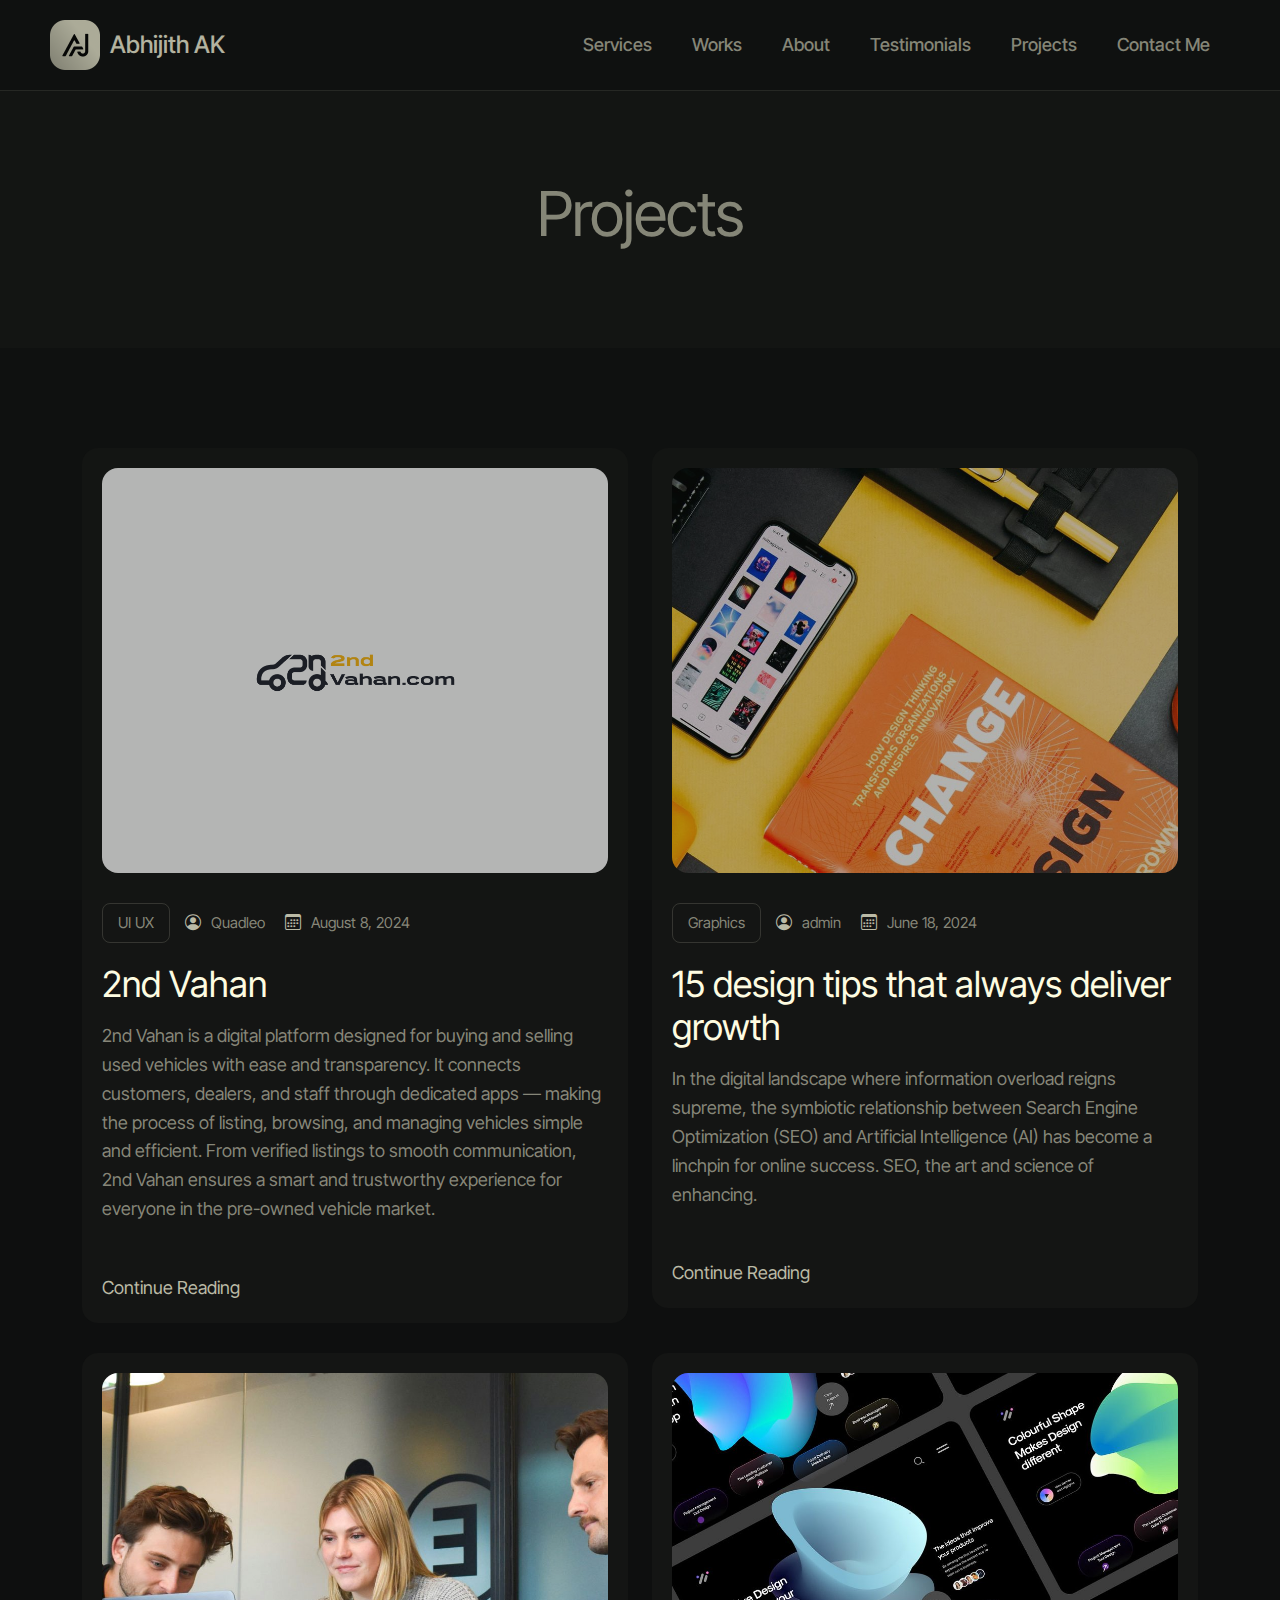
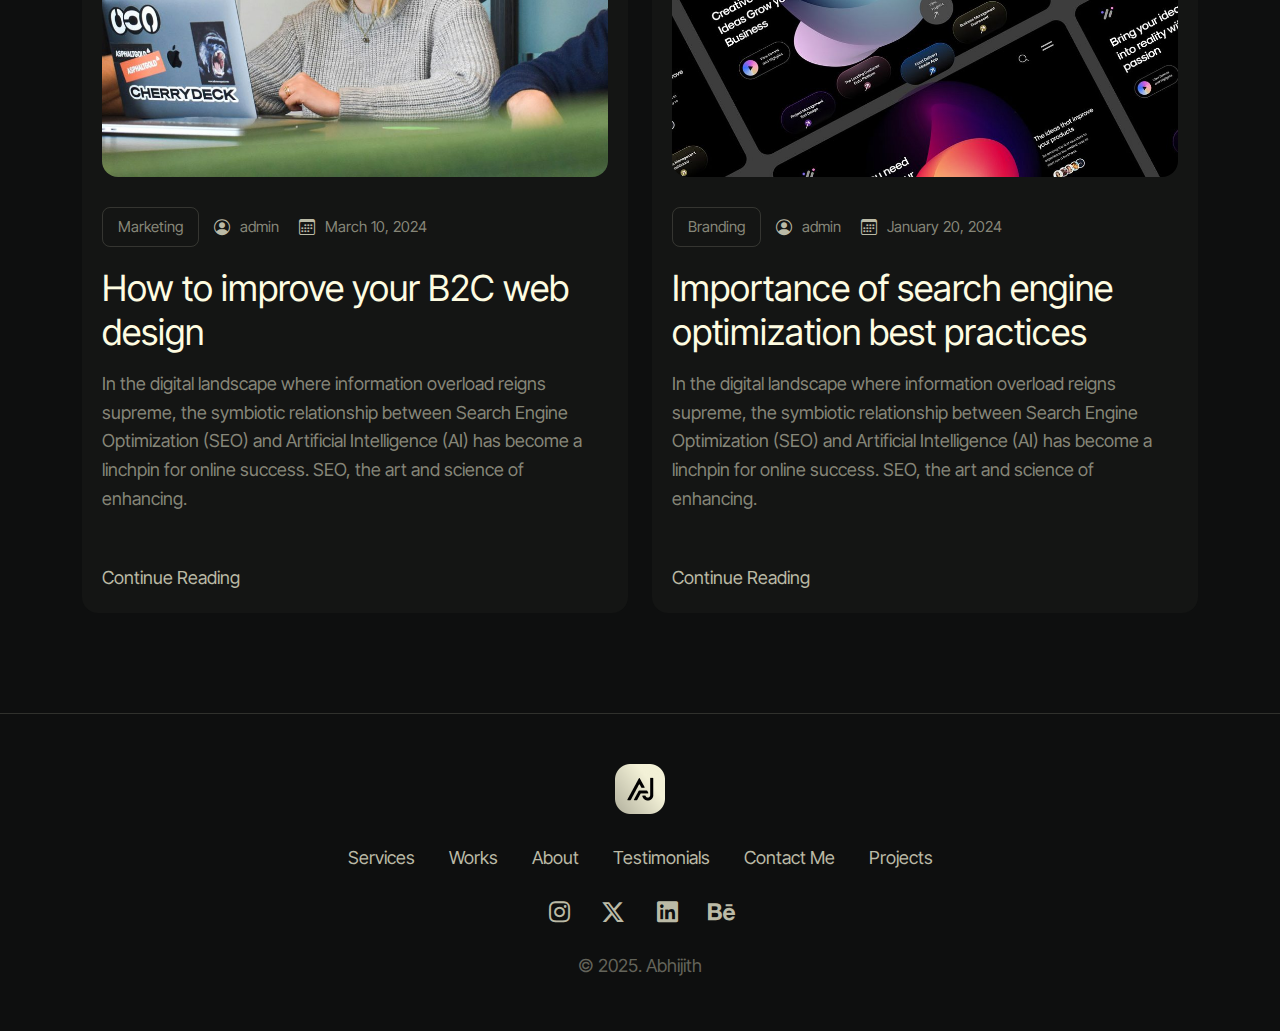
<file: projects.html>
<!doctype html>
<html lang="en">



<head>
    <meta charset="utf-8">
    <meta name="viewport" content="width=device-width, initial-scale=1">
    <meta name="format-detection" content="telephone=no">
    <title>Abhijith - Portfolio</title>
    <meta name="author" content="Abhijith">
    <meta name="description" content="UI UX Designer">
    <meta name="keywords" content="portfolio, personal">

    <!-- FAVICON -->
    <link rel="icon" href="assets/images/icons/favicon.png" sizes="32x32">
    <link rel="icon" href="assets/images/icons/cropped-favicon-192x192.png" sizes="192x192">
    <link rel="apple-touch-icon" href="assets/images/icons/cropped-favicon-180x180.png">
    <meta name="msapplication-TileImage" content="assets/images/icons/cropped-favicon-270x270.png">

    <!-- CSS FILES -->
    <link rel="stylesheet" href="assets/css/bootstrap.min.css">
    <link rel="stylesheet" href="assets/fonts/iconfont.css">
    <link rel="stylesheet" href="assets/css/swiper.min.css">
    <link rel="stylesheet" href="assets/css/venobox.min.css">
    <link rel="stylesheet" href="assets/css/style.css">
    <link rel="stylesheet" href="assets/css/responsive.css">
</head>

<body>
    <div id="dtr-wrapper" class="clearfix">

        <!-- preloader starts -->
        <div class="dtr-preloader">
            <div class="dtr-preloader-inner">
                <div class="dtr-loader">Loading...</div>
            </div>
        </div>
        <!-- preloader ends -->

        <!-- Small Devices Header starts
============================================= -->
        <div id="dtr-responsive-header">
            <div class="container">
                <!-- logo -->
                <a class="dtr-logo dtr-resp-logo" href="index.html"><img src="assets/images/logo.png" alt="logo" width="50" height="50"><span class="dtr-logo-subtext">Abhijith AK</span></a>
                <!-- menu button -->
                <button id="dtr-menu-button" class="dtr-hamburger" type="button" aria-label="Menu Button"><span class="dtr-hamburger-lines-wrapper"><span class="dtr-hamburger-lines"></span></span></button>
            </div>
            <div class="dtr-responsive-header-menu"></div>
        </div>
        <!-- Small Devices Header ends
============================================= -->

        <!-- header starts
============================================= -->
        <header id="dtr-header-global" class="fixed-top">
            <div class="dtr-header-global-content">

                <!-- header left starts -->
                <div class="dtr-header-left">
                    <!-- logo on page load -->
                    <a class="dtr-logo logo-default" href="index.html"><img src="assets/images/logo.png" alt="logo" width="50" height="50"><span class="dtr-logo-subtext">Abhijith AK</span></a>
                    <!-- logo on page scroll -->
                    <a class="dtr-logo logo-alt" href="index.html"><img src="assets/images/logo.png" alt="logo" width="50" height="50"><span class="dtr-logo-subtext">Abhijith AK</span></a>
                </div>
                <!-- header left ends -->

                <!-- header right starts -->
                <div class="dtr-header-right ms-auto">

                    <!-- menu starts -->
                    <div class="main-navigation">
                        <ul class="sf-menu dtr-main-nav dtr-nav">
                            <li><a href="index.html#services">Services</a></li>
                            <li><a href="index.html#portfolio">Works</a></li>
                            <li><a href="index.html#about">About</a></li>
                            <li><a href="index.html#testimonials">Testimonials</a></li>
                            <li><a href="projects.html">Projects</a></li>
                            <li><a href="index.html#contact">Contact Me</a></li>
                            <!-- <li class="menu-item-has-children"> <a class="nav-link" href="#">Pages</a>
                                <ul class="sub-menu">
                                    <li><a href="articles.html">Archive</a></li>
                                    <li><a href="article-single.html">Single Article</a></li>
                                    <li><a href="404.html">404 Error</a></li>
                                    <li><a href="elements.html">Elements</a></li>
                                    <li><a href="portfolio-single.html">Single Portfolio</a></li>
                                </ul>
                            </li> -->
                        </ul>
                    </div>
                    <!-- menu ends -->
                    <!-- button -->
                    <!-- <a href="projects.html" class="dtr-btn dtr-header-btn"><span class="dtr-header-btn__text">Projects</span></a> -->
                </div>
                <!-- header right ends -->

            </div>
        </header>
        <!-- header ends
================================================== -->

        <!-- page title section starts
================================================== -->
        <div class="dtr-page-title--section">
            <div class="container">
                <h1 class="dtr-page-title__heading">Projects</h1>
            </div>
        </div>
        <!-- page title section ends
================================================== -->

        <!-- ===== main content area starts ===== -->
        <div id="dtr-main-content">

            <!-- ===== section starts ===== -->
            <section class="dtr-section section-padding">
                <div class="container">

                    <!-- row 1 sarts -->
                    <div class="row">

                        <!--== first column starts ==-->
                        <div class="col-12 col-md-6">

                            <!-- article 1 starts -->
                            <div class="dtr-post-item">
                                <div class="dtr-post-item__content-wrapper">
                                    <div class="dtr-entry-thumb">
                                        <a href="2ndvahan.html"><img src="assets/images/2ndvahan.png" alt="image"></a>
                                    </div>
                                    <div class="dtr-meta dtr-entry-meta">
                                            <div class="dtr-meta-category">
                                                <a href="#">UI UX</a>
                                            </div>
                                        <div class="dtr-meta-item dtr-meta-author"><a href="#">Quadleo</a></div>
                                        <div class="dtr-meta-item dtr-meta-date">August 8, 2024</div>
                                    </div>
                                    <h2 class="dtr-archive-post-title">
                                        <a href="#">2nd Vahan</a>
                                    </h2>
                                    <div class="dtr-entry-excerpt clearfix">
                                        2nd Vahan is a digital platform designed for buying and selling used vehicles with ease and transparency. It connects customers, dealers, and staff through dedicated apps — making the process of listing, browsing, and managing vehicles simple and efficient. From verified listings to smooth communication, 2nd Vahan ensures a smart and trustworthy experience for everyone in the pre-owned vehicle market.
                                    </div>
                                    <p class="dtr-post__button-wrap">
                                        <a href="#" class="dtr-post__button" title="Continue Reading" rel="bookmark">Continue Reading</a>
                                    </p>
                                </div>
                            </div>
                            <!-- article 1 ends -->

                        </div>
                        <!--== first column ends ==-->

                        <!--== second column starts ==-->
                        <div class="col-12 col-md-6">

                            <!-- article 2 starts -->
                            <div class="spacer-sm-30"></div>
                            <div class="dtr-post-item">
                                <div class="dtr-post-item__content-wrapper">
                                    <div class="dtr-entry-thumb">
                                        <a href="#"><img src="assets/images/post-img2.jpg" alt="image"></a>
                                    </div>
                                    <div class="dtr-meta dtr-entry-meta">
                                        <div class="dtr-meta-category">
                                            <a href="#">Graphics</a>
                                        </div>
                                        <div class="dtr-meta-item dtr-meta-author"><a href="#">admin</a></div>
                                        <div class="dtr-meta-item dtr-meta-date">June 18, 2024</div>
                                    </div>
                                    <h2 class="dtr-archive-post-title">
                                        <a href="#">15 design tips that always deliver growth</a>
                                    </h2>
                                    <div class="dtr-entry-excerpt clearfix">
                                        In the digital landscape where information overload reigns supreme, the symbiotic relationship between Search Engine Optimization (SEO) and Artificial Intelligence (AI) has become a linchpin for online success. SEO, the art and science of enhancing.
                                    </div>
                                    <p class="dtr-post__button-wrap">
                                        <a href="#" class="dtr-post__button" title="Continue Reading" rel="bookmark">Continue Reading</a>
                                    </p>
                                </div>
                            </div>
                            <!-- article 2 ends -->

                        </div>
                        <!--== second column ends ==-->

                    </div>
                    <!-- row 1 ends -->

                    <!-- spacer -->
                    <div class="spacer spacer-30"></div>

                    <!-- row 2 sarts -->
                    <div class="row">

                        <!--== first column starts ==-->
                        <div class="col-12 col-md-6">

                            <!-- article 3 starts -->
                            <div class="dtr-post-item">
                                <div class="dtr-post-item__content-wrapper">
                                    <div class="dtr-entry-thumb">
                                        <a href="#"><img src="assets/images/post-img3.jpg" alt="image"></a>
                                    </div>
                                    <div class="dtr-meta dtr-entry-meta">
                                        <div class="dtr-meta-category">
                                            <a href="#">Marketing</a>
                                        </div>
                                        <div class="dtr-meta-item dtr-meta-author"><a href="#">admin</a></div>
                                        <div class="dtr-meta-item dtr-meta-date">March 10, 2024</div>
                                    </div>
                                    <h2 class="dtr-archive-post-title">
                                        <a href="#">How to improve your B2C web design</a>
                                    </h2>
                                    <div class="dtr-entry-excerpt clearfix">
                                        In the digital landscape where information overload reigns supreme, the symbiotic relationship between Search Engine Optimization (SEO) and Artificial Intelligence (AI) has become a linchpin for online success. SEO, the art and science of enhancing.
                                    </div>
                                    <p class="dtr-post__button-wrap">
                                        <a href="#" class="dtr-post__button" title="Continue Reading" rel="bookmark">Continue Reading</a>
                                    </p>
                                </div>
                            </div>
                            <!-- article 3 ends -->

                        </div>
                        <!--== first column ends ==-->

                        <!--== second column starts ==-->
                        <div class="col-12 col-md-6">

                            <!-- article 4 starts -->
                            <div class="spacer-sm-30"></div>
                            <div class="dtr-post-item">
                                <div class="dtr-post-item__content-wrapper">
                                    <div class="dtr-entry-thumb">
                                        <a href="#"><img src="assets/images/post-img4.jpg" alt="image"></a>
                                    </div>
                                    <div class="dtr-meta dtr-entry-meta">
                                        <div class="dtr-meta-category">
                                            <a href="#">Branding</a>
                                        </div>
                                        <div class="dtr-meta-item dtr-meta-author"><a href="#">admin</a></div>
                                        <div class="dtr-meta-item dtr-meta-date">January 20, 2024</div>
                                    </div>
                                    <h2 class="dtr-archive-post-title">
                                        <a href="#">Importance of search engine optimization best practices</a>
                                    </h2>
                                    <div class="dtr-entry-excerpt clearfix">
                                        In the digital landscape where information overload reigns supreme, the symbiotic relationship between Search Engine Optimization (SEO) and Artificial Intelligence (AI) has become a linchpin for online success. SEO, the art and science of enhancing.
                                    </div>
                                    <p class="dtr-post__button-wrap">
                                        <a href="#" class="dtr-post__button" title="Continue Reading" rel="bookmark">Continue Reading</a>
                                    </p>
                                </div>
                            </div>
                            <!-- article 4 ends -->

                        </div>
                        <!--== second column ends ==-->

                    </div>
                    <!-- row 2 ends -->

                </div>
            </section>
            <!-- ===== section ends ===== -->

        </div>
        <!-- ===== main content area ends ===== -->

        <!-- footer section starts
================================================== -->
        <footer id="dtr-footer-section">
            <div class="container">

                <!--== row starts ==-->
                <div class="dtr-copyright">
                    <div class="row">
                        <div class="col-12">
                            <p><a href="#"><img src="assets/images/logo.png" alt="copyright-logo" width="50" height="50"></a></p>
                            <!-- spacer -->
                            <div class="spacer spacer-15"></div>
                            <ul class="copyright-list">
                                <li><a href="index.html#services">Services</a></li>
                                <li><a href="index.html#portfolio">Works</a></li>
                                <li><a href="index.html#about">About</a></li>
                                <li><a href="index.html#testimonials">Testimonials</a></li>
                                <li><a href="index.html#contact">Contact Me</a></li>
                                <li><a href="projects.html">Projects</a></li>
                            </ul>

                            <!-- spacer -->
                            <div class="spacer spacer-20"></div>
                            <div class="dtr-social-default">
                                <ul class="dtr-social">
                                    <li><a href="https://www.instagram.com/abhi.dsgn?igsh=ZXRndzVueDZjamgx" class="dtr-instagram"></a></li>
                                    <li><a href="https://x.com/AbhiDsgn" class="dtr-twitter"></a></li>
                                    <li><a href="https://www.linkedin.com/in/abhijithak/" class="dtr-linkedin"></a></li>
                                    <li><a href="https://www.behance.net/AbhijithAk" class="dtr-behance"></a></li>
                                </ul>
                            </div>

                            <!-- spacer -->
                            <div class="spacer spacer-10"></div>
                            <p>© 2025. Abhijith</p>
                        </div>
                    </div>
                </div>
                <!--== row ends ==-->

            </div>
            <!-- take to top -->
            <a id="take-to-top" href="#" class="show" aria-label="Scroll To Top"></a>
        </footer>
        <!-- footer section ends
================================================== -->

    </div>
    <!-- #dtr-wrapper ends -->

    <!-- JS Files -->
    <script src="assets/js/jquery.min.js"></script>
    <script src="assets/js/bootstrap.min.js"></script>
    <script src="assets/js/menu.js"></script>
    <script src="assets/js/slicknav.js"></script>
    <script src="assets/js/swiper-bundle.min.js"></script>
    <script src="assets/js/venobox.min.js"></script>
    <script src="assets/js/forms.js"></script>
    <script src="assets/js/appear.js"></script>
    <script src="assets/js/count-to.js"></script>
    <script src="assets/js/custom.js"></script>
</body>



</html>
</file>
<file: assets/fonts/iconfont.css>
@font-face { font-family: 'icomoon'; src: url('icomoon.ttf') format('truetype'),  url('icomoon.woff') format('woff'),  url('icomoon683a.svg?qgu4gw#icomoon') format('svg'); font-weight: normal; font-style: normal; font-display: block; }
[class^="icon-"], [class*=" icon-"] { /* use !important to prevent issues with browser extensions that change fonts */
font-family: 'icomoon' !important; speak: never; font-style: normal; font-weight: normal; font-variant: normal; text-transform: none; line-height: 1; /* Better Font Rendering =========== */
-webkit-font-smoothing: antialiased; -moz-osx-font-smoothing: grayscale; }
.icon-asterisk:before { content: "\e900"; }
.icon-award:before { content: "\e901"; }
.icon-award-fill:before { content: "\e902"; }
.icon-box:before { content: "\e903"; }
.icon-box-fill:before { content: "\e904"; }
.icon-briefcase:before { content: "\e905"; }
.icon-briefcase-fill:before { content: "\e906"; }
.icon-bullseye:before { content: "\e907"; }
.icon-buildings:before { content: "\e908"; }
.icon-check-circle-fill:before { content: "\e909"; }
.icon-check-circle:before { content: "\e90a"; }
.icon-circle-fill:before { content: "\e90b"; }
.icon-circle:before { content: "\e90c"; }
.icon-circle-half:before { content: "\e90d"; }
.icon-cloud-arrow-up-fill:before { content: "\e90e"; }
.icon-cloud-arrow-up:before { content: "\e90f"; }
.icon-cloud-arrow-down:before { content: "\e910"; }
.icon-cloud-arrow-down-fill:before { content: "\e911"; }
.icon-dash:before { content: "\e912"; }
.icon-dash-lg:before { content: "\e913"; }
.icon-eye-fill:before { content: "\e914"; }
.icon-eye:before { content: "\e915"; }
.icon-globe:before { content: "\e916"; }
.icon-globe2:before { content: "\e917"; }
.icon-hand-thumbs-up:before { content: "\e918"; }
.icon-hand-thumbs-up-fill:before { content: "\e919"; }
.icon-lightning-charge:before { content: "\e91a"; }
.icon-lightning-charge-fill:before { content: "\e91b"; }
.icon-lightning-fill:before { content: "\e91c"; }
.icon-link:before { content: "\e91d"; }
.icon-pencil:before { content: "\e91e"; }
.icon-pencil-fill:before { content: "\e91f"; }
.icon-plus:before { content: "\e920"; }
.icon-plus-lg:before { content: "\e921"; }
.icon-rocket-takeoff:before { content: "\e922"; }
.icon-rocket-takeoff-fill:before { content: "\e923"; }
.icon-rulers:before { content: "\e924"; }
.icon-search:before { content: "\e925"; }
.icon-sliders:before { content: "\e926"; }
.icon-star:before { content: "\e927"; }
.icon-star-fill:before { content: "\e928"; }
.icon-star-half:before { content: "\e929"; }
.icon-stars:before { content: "\e92a"; }
.icon-tag:before { content: "\e92b"; }
.icon-tag-fill:before { content: "\e92c"; }
.icon-wrench-adjustable:before { content: "\e92d"; }
.icon-clock:before { content: "\e92e"; }
.icon-reply:before { content: "\e92f"; }
.icon-reply-fill:before { content: "\e930"; }
.icon-check-lg:before { content: "\e931"; }
.icon-check2:before { content: "\e932"; }
.icon-check2-circle:before { content: "\e933"; }
.icon-check2-square:before { content: "\e934"; }
.icon-check2-all:before { content: "\e935"; }
.icon-x-circle-fill:before { content: "\e936"; }
.icon-x:before { content: "\e937"; }
.icon-x-circle:before { content: "\e938"; }
.icon-play-fill:before { content: "\e939"; }
.icon-play:before { content: "\e93a"; }
.icon-chevron-down:before { content: "\e93b"; }
.icon-chevron-left:before { content: "\e93c"; }
.icon-chevron-right:before { content: "\e93d"; }
.icon-chevron-up:before { content: "\e93e"; }
.icon-caret-down-fill:before { content: "\e93f"; }
.icon-caret-left-fill:before { content: "\e940"; }
.icon-caret-up-fill:before { content: "\e941"; }
.icon-caret-right-fill:before { content: "\e942"; }
.icon-caret-left:before { content: "\e943"; }
.icon-caret-down:before { content: "\e944"; }
.icon-caret-right:before { content: "\e945"; }
.icon-caret-up:before { content: "\e946"; }
.icon-arrow-up:before { content: "\e947"; }
.icon-arrow-right:before { content: "\e948"; }
.icon-arrow-left:before { content: "\e949"; }
.icon-arrow-down:before { content: "\e94a"; }
.icon-folder:before { content: "\e94b"; }
.icon-chat:before { content: "\e94c"; }
.icon-chat-fill:before { content: "\e94d"; }
.icon-chat-dots:before { content: "\e94e"; }
.icon-chat-dots-fill:before { content: "\e94f"; }
.icon-chat-text:before { content: "\e950"; }
.icon-chat-text-fill:before { content: "\e951"; }
.icon-person-circle:before { content: "\e952"; }
.icon-person-fill:before { content: "\e953"; }
.icon-person:before { content: "\e954"; }
.icon-person-vcard:before { content: "\e955"; }
.icon-person-vcard-fill:before { content: "\e956"; }
.icon-calendar:before { content: "\e957"; }
.icon-calendar3:before { content: "\e958"; }
.icon-calendar4:before { content: "\e959"; }
.icon-calendar3-fill:before { content: "\e95a"; }
.icon-geo-alt:before { content: "\e95b"; }
.icon-geo-alt-fill:before { content: "\e95c"; }
.icon-cursor:before { content: "\e95d"; }
.icon-cursor-fill:before { content: "\e95e"; }
.icon-send-fill:before { content: "\e95f"; }
.icon-send:before { content: "\e960"; }
.icon-envelope:before { content: "\e961"; }
.icon-envelope-fill:before { content: "\e962"; }
.icon-telephone-fill:before { content: "\e963"; }
.icon-telephone:before { content: "\e964"; }
.icon-cloud-download:before { content: "\e965"; }
.icon-arrow-up-short:before { content: "\e966"; }
.icon-arrow-right-short:before { content: "\e967"; }
.icon-arrow-left-short:before { content: "\e968"; }
.icon-arrow-down-short:before { content: "\e969"; }
.icon-adobe:before { content: "\e96a"; }
.icon-adobe-indesign:before { content: "\e96b"; }
.icon-adobe-photoshop:before { content: "\e96c"; }
.icon-adobe-illustrator:before { content: "\e96d"; }
.icon-vuejs:before { content: "\e96e"; }
.icon-react:before { content: "\e96f"; }
.icon-magento:before { content: "\e970"; }
.icon-angular:before { content: "\e971"; }
.icon-shopify:before { content: "\e972"; }
.icon-wordpress-simple:before { content: "\e973"; }
.icon-wordpress:before { content: "\e974"; }
.icon-behance:before { content: "\e975"; }
.icon-discord:before { content: "\e976"; }
.icon-dribbble:before { content: "\e977"; }
.icon-dropbox:before { content: "\e978"; }
.icon-facebook:before { content: "\e979"; }
.icon-facebook-f:before { content: "\e97a"; }
.icon-facebook-messenger:before { content: "\e97b"; }
.icon-figma:before { content: "\e97c"; }
.icon-github:before { content: "\e97d"; }
.icon-google:before { content: "\e97e"; }
.icon-instagram:before { content: "\e97f"; }
.icon-linkedin:before { content: "\e980"; }
.icon-linkedin-in:before { content: "\e981"; }
.icon-mastodon:before { content: "\e982"; }
.icon-medium:before { content: "\e983"; }
.icon-meta:before { content: "\e984"; }
.icon-pinterest:before { content: "\e985"; }
.icon-quora:before { content: "\e986"; }
.icon-reddit:before { content: "\e987"; }
.icon-reddit-alien:before { content: "\e988"; }
.icon-snapchat:before { content: "\e989"; }
.icon-snapchat-ghost:before { content: "\e98a"; }
.icon-square-github:before { content: "\e98b"; }
.icon-square-instagram:before { content: "\e98c"; }
.icon-square-threads:before { content: "\e98d"; }
.icon-square-tumblr:before { content: "\e98e"; }
.icon-square-whatsapp:before { content: "\e98f"; }
.icon-square-x-twitter:before { content: "\e990"; }
.icon-squarespace:before { content: "\e991"; }
.icon-stumbleupon:before { content: "\e992"; }
.icon-stumbleupon-circle:before { content: "\e993"; }
.icon-telegram:before { content: "\e994"; }
.icon-threads:before { content: "\e995"; }
.icon-tumblr:before { content: "\e996"; }
.icon-twitch:before { content: "\e997"; }
.icon-twitter:before { content: "\e998"; }
.icon-vimeo:before { content: "\e999"; }
.icon-webflow:before { content: "\e99a"; }
.icon-weixin:before { content: "\e99b"; }
.icon-whatsapp:before { content: "\e99c"; }
.icon-x-twitter:before { content: "\e99d"; }
.icon-youtube:before { content: "\e99e"; }
.icon-Quote-icon:before { content: "\e99f"; }
</file>
<file: assets/css/style.css>
/*
  Template Name: Olyve HTML Template
  Author: Tansh
  Version: 1.0.0
*/

/*----------------------------------------*/
/*----- TABLE OF CONTENTS -----*/
/*----------------------------------------*/
/*
1  Google Fonts
2  General Styles
3  Layout / Color classes
4  Button
5  Header
6  Responsive header
7  Footer
8  Elements
9  Forms
10 Blog
11 Misc
12 Common
*/
/*----------------------------------------*/
/*----- 1 Google Fonts  -----*/
/*----------------------------------------*/
@import url('https://fonts.googleapis.com/css2?family=Inter+Tight:ital,wght@0,100..900;1,100..900&amp;display=swap');

/*----------------------------------------*/
/*----- 2 General Styles -----*/
/*----------------------------------------*/
:root {
  --dtr-font-family-base: "Inter Tight", Arial, Helvetica, sans-serif;
  --dtr-font-family-heading: "Inter Tight", Arial, Helvetica, sans-serif;
  /*base colors*/
  --dtr-base-color-primary: #0e0f0f;
  --dtr-base-color-secondary: #141514;
  --dtr-base-color-tertiary: #bbbaa6;
  --dtr-base-color-quaternary: #fefce1;
  /*background colors*/
  --dtr-bg-color-section: #101111;
  --dtr-bg-color-section-contrast: #141514;
  /*text colors*/
  --dtr-text-color-one: rgba(187, 186, 166, .7);
  --dtr-text-color-two: #fefce1;
  --dtr-text-color-three: #bbbaa6;
  --dtr-text-color-four: #141514;
  --dtr-text-on-base-primary: var(--dtr-text-color-one);
  --dtr-text-on-base-secondary: var(--dtr-text-color-one);
  --dtr-text-on-base-tertiary: var(--dtr-text-color-four);
  --dtr-text-on-base-quaternary: var(--dtr-text-color-four);
  /*heading*/
  --dtr-text-color-heading: var(--dtr-text-color-two);
  --dtr-text-color-heading-link: var(--dtr-text-color-two);
  /*link*/
  --dtr-link-color: var(--dtr-text-color-three);
  --dtr-link-hover-color: var(--dtr-text-color-two);
  /*border*/
  --dtr-border-color-main: rgba(187, 186, 166, .2);
  /*radius*/
  --dtr-radius-square: 0;
  --dtr-radius-rounded: 16px;
  --dtr-radius-rounded-medium: 8px;
  --dtr-radius-rounded-small: 4px;
  --dtr-radius-round: 9999px;
  --dtr-radius-pagination: var(--dtr-radius-round);
  /*btn*/
  --dtr-btn-font-size: 18px;
  --dtr-btn-line-height: 22px;
  --dtr-btn-font-weight: 500;
  --dtr-btn-border-width: 0;
  --dtr-btn-radius: var(--dtr-radius-round);
  --dtr-btn-color: var(--dtr-text-color-four);
  --dtr-btn-hover-color: var(--dtr-text-color-four);
  --dtr-btn-border-color: var(--dtr-border-color-main);
  /*input*/
  --dtr-input-bg: #101111;
  --dtr-input-color: var(--dtr-text-color-one);
  --dtr-input-border-color: transparent;
  --dtr-input-border-width: 1px;
  --dtr-input-border-radius: var(--dtr-radius-rounded-medium);
  --dtr-input-focus-border-color: #bbbaa6;
  /*typography*/
  --dtr-font-size-base: 18px;
  --dtr-font-size-sm: .833em;
  --dtr-font-weight-normal: 400;
  --dtr-font-weight-medium: 500;
  --dtr-font-weight-bold: 600;
  --dtr-font-weight-extra-bold: 800;
  --dtr-font-weight-heading: 400;
  --dtr-line-height-normal: 1.6;
  --dtr-line-height-heading: 1.2;
}

/*== Typography ==*/
body {
  font-family: var(--dtr-font-family-base);
  font-size: var(--dtr-font-size-base, 16px);
  font-weight: var(--dtr-font-weight-normal, 400);
  line-height: var(--dtr-line-height-normal);
  font-style: normal;
  -webkit-font-smoothing: antialiased;
  overflow-x: hidden;
  background-color: var(--dtr-base-color-primary);
  color: var(--dtr-text-color-one);
  font-optical-sizing: auto;
}

html {
  -webkit-box-sizing: border-box;
  -moz-box-sizing: border-box;
  box-sizing: border-box;
}

*,
*:before,
*:after {
  -webkit-box-sizing: inherit;
  -moz-box-sizing: inherit;
  box-sizing: inherit;
}

h1,
h2,
h3,
h4,
h5,
h6 {
  font-family: var(--dtr-font-family-heading);
  font-weight: var(--dtr-font-weight-heading);
  line-height: var(--dtr-line-height-heading);
  padding: 0;
  margin: 0 0 1rem 0;
  clear: both;
  -webkit-font-smoothing: antialiased;
  color: var(--dtr-text-color-heading);
}

h1 {
  font-size: 3.444em;
  line-height: 1.1;
  letter-spacing: -1px;
}

h2 {
  font-size: 2.667em;
  line-height: 1.2;
}

h3 {
  font-size: 2em;
  line-height: 1.2;
}

h4 {
  font-size: 1.667em;
  line-height: 1.4;
}

h5 {
  font-size: 1.333em;
  line-height: 1.2;
}

h6 {
  font-size: 1em;
  line-height: 1.2;
  font-weight: 500;
}

h1 a,
h2 a,
h3 a,
h4 a,
h5 a,
h6 a,
h1 a:hover,
h2 a:hover,
h3 a:hover,
h4 a:hover,
h5 a:hover,
h6 a:hover {
  text-decoration: none;
  color: var(--dtr-text-color-heading-link, currentColor);
}

p {
  margin: 0 0 15px 0;
  padding: 0;
}

p:last-child {
  margin-bottom: 0;
}

/*== Default links ==*/
a {
  text-decoration: none;
  cursor: pointer;
  font-style: normal;
  color: var(--dtr-link-color);
}

a:visited {}

a:hover {
  text-decoration: none;
  color: var(--dtr-link-hover-color);
}

a:active {}

a:focus {
  outline: 0;
  text-decoration: none;
}

/*== media ==*/
img {
  height: auto;
  max-width: 100%;
}

video {
  max-width: 100%;
}

embed,
iframe,
object {
  margin-bottom: 1.5em;
  max-width: 100%;
}

iframe {
  border: none;
}

/*== icon / svg ==*/
.dtr-icon i,
.dtr-icon svg {
  position: relative;
  display: inline-block;
  width: 1em;
  height: 1em;
  color: inherit;
}

.dtr-icon svg {
  fill: currentColor;
}

/*== Radius classes ==*/
.dtr-radius--square {
  border-radius: var(--dtr-radius-square);
}

.dtr-radius--round {
  border-radius: var(--dtr-radius-round);
}

.dtr-radius--rounded {
  border-radius: var(--dtr-radius-rounded);
}

.dtr-radius--rounded-md {
  border-radius: var(--dtr-radius-rounded-medium);
}

.dtr-radius--rounded-sm {
  border-radius: var(--dtr-radius-rounded-small);
}

/*== Text align ==*/
.text-left {
  text-align: left;
}

.text-right {
  text-align: right;
}

.text-center {
  text-align: center;
}

/*== Lists == */
ul,
ol {
  margin: 0 0 10px 0;
  padding: 0;
  list-style-position: outside;
  display: block;
}

li>ul,
li>ol {
  margin-top: 10px;
  margin-bottom: 0;
  margin-left: 1.5em;
}

ol li,
ul li {
  margin-bottom: 10px;
}

/*== demensions == */
.spacer {
  display: block;
  width: 100%;
}

.spacer::after {
  content: "";
  display: block;
  clear: both;
}

.spacer-10 {
  height: 10px;
}

.spacer-15 {
  height: 15px;
}

.spacer-20 {
  height: 20px;
}

.spacer-30 {
  height: 30px;
}

.spacer-40 {
  height: 40px;
}

.spacer-50 {
  height: 50px;
}

.spacer-100 {
  height: 100px;
}

.spacer-section {
  height: 1.5rem;
}

.section-padding {
  padding-top: 100px;
  padding-bottom: 100px;
}

.section-padding-sm {
  padding-top: 50px;
  padding-bottom: 50px;
}

.h-100 {
  height: 100%;
}

.h-50 {
  height: 50%;
}

.w-100 {
  width: 100%;
}

.h-w-100 {
  width: 100%;
  height: 100%;
}

/*----------------------------------------*/
/*----- 3 Layout / Color classes -----*/
/*----------------------------------------*/
.dtr-section {
  position: relative;
}

.hero-section {
  padding-top: 190px;
  padding-bottom: 90px;
}

.h-center {
  justify-content: center;
}

.v-center {
  align-items: center;
}

.btn-row {
  display: flex;
  align-items: center;
}

.dtr-box {
  display: flex;
  flex-direction: column;
  padding: 50px;
  box-sizing: border-box;
  border-radius: var(--dtr-radius-rounded);
}

.bg-color-section {
  background-color: var(--dtr-bg-color-section);
}

.bg-color-contrast {
  background-color: var(--dtr-bg-color-section-contrast);
}

.text-color-alt {
  color: var(--dtr-text-color-three);
}

/*----------------------------------------*/
/*----- 4 Buttons -----*/
/*----------------------------------------*/
button,
.dtr-btn,
.dtr-form-btn,
input[type="submit"],
button[type="submit"],
input[type="reset"],
.wp-block-button__link {
  position: relative;
  width: auto;
  height: auto;
  padding: 15px 30px;
  border-width: var(--dtr-btn-border-width);
  border-style: solid;
  border-radius: var(--dtr-btn-radius);
  font-size: var(--dtr-btn-font-size, 19px);
  font-weight: var(--dtr-btn-font-weight);
  line-height: var(--dtr-btn-line-height);
  text-align: center;
  text-decoration: none;
  outline: none;
  cursor: pointer;
  -webkit-backface-visibility: hidden;
  -webkit-transition: all .3s ease;
  transition: all .3s ease;
}

.dtr-btn--full-width input[type="submit"],
.dtr-btn--full-width button {
  width: 100%;
  display: block;
  margin: 0;
  text-align: center;
}

.dtr-btn--large {
  font-size: 24px;
  line-height: 32px;
  padding: 20px 50px 18px 50px;
}

.dtr-btn--small {
  font-size: 14px;
  line-height: 18px;
  padding: 10px 15px 8px 15px;
}

.dtr-header-btn {
  margin-left: 20px;
}

/* btn radius */
.dtr-btn--square,
button[type="submit"].dtr-btn--square {
  border-radius: var(--dtr-radius-square);
}

.dtr-btn--rounded,
button[type="submit"].dtr-btn--rounded {
  border-radius: var(--dtr-radius-rounded-medium);
}

.dtr-btn--round,
button[type="submit"].dtr-btn--round {
  border-radius: var(--dtr-radius-round);
}

/* flex */
.dtr-btn,
input[type="submit"],
input[type="reset"] {
  display: inline-flex;
  align-items: center;
  flex-wrap: nowrap;
  justify-content: center;
}

.dtr-btn__icon,
.dtr-form-btn i {
  margin-left: 15px;
  font-weight: normal;
}

.dtr-btn--icon-position-left {
  flex-direction: row-reverse;
}

.dtr-btn--icon-position-left .dtr-btn__icon {
  margin-right: 15px;
  margin-left: 0;
}

/* common */
.dtr-wrapping-link {
  display: block;
  width: 100%;
  height: 100%;
  position: absolute;
  top: 0;
  left: 0;
  bottom: 0;
  right: 0;
  z-index: 99;
}

/* colors */
.dtr-btn__text {
  color: inherit;
}

.dtr-btn,
input[type="submit"],
button[type="submit"],
input[type="reset"],
.dtr-form-btn,
#submit {
  background-size: 200%;
  background-color: var(--dtr-base-color-tertiary);
  background-image: -o-linear-gradient(left, var(--dtr-base-color-tertiary) 0%, var(--dtr-base-color-quaternary) 51%, var(--dtr-base-color-tertiary) 100%);
  background-image: -webkit-gradient(linear, left top, right top, from(var(--dtr-base-color-tertiary)), color-stop(51%, var(--dtr-base-color-quaternary)), to(var(--dtr-base-color-tertiary)));
  background-image: linear-gradient(to right, var(--dtr-base-color-tertiary) 0%, var(--dtr-base-color-quaternary) 51%, var(--dtr-base-color-tertiary) 100%);
  border-color: var(--dtr-btn-border-color);
  color: var(--dtr-btn-color);
  -webkit-transition: 0.4s;
  -o-transition: 0.4s;
  transition: 0.4s;
}

.dtr-btn:hover,
button[type="submit"]:hover,
input[type="reset"]:hover,
.dtr-form-btn:hover,
#submit:hover {
  background-position: -100%;
  color: var(--dtr-btn-color);
}

.dtr-btn--trans {
  background: none;
  background-color: transparent;
  color: var(--dtr-text-color-two);
}

.dtr-btn--trans:hover,
.dtr-btn--trans .dtr-btn__icon {
  background: none;
  color: var(--dtr-text-color-one);
}

/*----------------------------------------*/
/*----- 5 Header -----*/
/*----------------------------------------*/
/*== Main header ==*/
#dtr-header-global {
  position: relative;
  position: fixed !important;
  left: 0;
  top: 0;
  right: 0;
  padding: 20px 50px;
  border-width: 0 0 1px 0;
  border-style: solid;
  border-color: var(--dtr-border-color-main);
  z-index: 999;
  background-color: var(--dtr-base-color-primary);
}

#dtr-header-global.header-fixed {
  border: 0;
}

.dtr-header-global-content {
  display: flex;
  align-items: center;
  flex-wrap: wrap;
  justify-content: space-between;
}

.dtr-header-right {
  display: flex;
  align-items: center;
}

/*logo*/
.dtr-logo {
  font-size: 24px;
  line-height: 24px;
  font-weight: 500;
  display: flex;
  align-items: center;
}

.dtr-logo,
.dtr-logo:hover {
  color: var(--dtr-text-color-two);
}

.dtr-logo-subtext {
  margin-left: 10px;
}

#dtr-header-global .logo-default,
#dtr-header-global.header-fixed .logo-alt {
  display: flex !important;
}

#dtr-header-global .logo-alt,
#dtr-header-global.header-fixed .logo-default {
  display: none !important;
}

.main-navigation {
  padding: 0;
  text-align: center;
}

.main-navigation .sf-menu {
  margin: 0;
}

/*== Page title ==*/
.dtr-page-title--section {
  position: relative;
  text-align: center;
  background-position: center center;
  z-index: 1;
  border-width: 0;
  border-style: solid;
  padding: 180px 0 100px 0;
  background-color: var(--dtr-base-color-secondary);
}

.dtr-page-title--section .container {
  position: relative;
  z-index: 9;
}

.dtr-page-title__heading {
  margin: 0;
  padding: 0;
  line-height: 1.1em;
  color: #bbbaa6;
}

/*== Main menu ==*/
.main-navigation .sf-menu {
  margin: 0;
}

.sf-menu,
.sf-menu * {
  list-style: none;
  padding: 0;
  margin: 0;
}

.sf-menu ul {
  position: absolute;
  display: none;
  top: 100%;
  z-index: 999;
  -webkit-box-shadow: none;
  -moz-box-shadow: none;
  box-shadow: none;
  border: 1px solid var(--dtr-border-color-main);
  border-radius: var(--dtr-radius-rounded);
  padding: 30px 0;
  margin-top: 0;
  left: -10px;
}

.sf-menu ul ul {
  text-align: center;
  top: 0;
  left: 100%;
  margin-top: -31px;
  margin-left: 0;
}

.sf-menu li {
  position: relative;
  float: left;
  padding: 0;
  margin: 0;
}

.sf-menu ul li {
  display: block;
  min-width: 12em;
  width: 100%;
  white-space: nowrap;
  float: none;
  padding: 0;
  border: 0;
}

.sf-menu li:hover>ul,
.sf-menu li.sfHover>ul {
  display: block;
}

.sf-menu li:hover {
  visibility: inherit;
}

.sf-menu a {
  position: relative;
  display: block;
  text-align: center;
  padding: 5px 20px;
  border: 0;
  font-weight: 500;
  font-style: normal;
  font-size: 18px;
  line-height: 20px;
}

.sf-menu li:last-child a::after,
.sf-menu li li a::after {
  content: none;
}

.sf-menu>li li.menu-item-has-children {
  position: relative;
}

/*dropdown*/
.sf-menu .sub-menu li {
  padding: 0 10px;
}

.sf-menu .sub-menu a {
  width: 100%;
  padding: 10px 20px;
  margin: 1px 0;
  box-sizing: border-box;
  text-align: left;
  border-width: 0;
  border-radius: var(--dtr-radius-round);
}

.sf-menu .sub-menu li:first-child>a {
  border-top-width: 1px;
}

.sf-menu>li li.menu-item-has-children>a::after {
  font-family: 'icomoon';
  content: "\e93d";
  position: absolute;
  top: 50%;
  right: 20px;
  -webkit-transform: translateY(-50%);
  transform: translateY(-50%);
  color: inherit;
  background: none;
}

.sf-menu a .sf-sub-indicator,
.sf-menu li li a .sf-sub-indicator,
.sf-menu li li a .sf-sub-indicator:last-child {
  display: none;
}

/*== Main navigation colors ==*/
/* main menu link */
.dtr-menu-default .sf-menu a {
  color: var(--dtr-text-color-three);
}

.dtr-menu-default .sf-menu .sub-menu a:hover {
  background-color: var(--dtr-base-color-primary);
}

.dtr-menu-default .sf-menu li a:hover,
.dtr-menu-default .sf-menu li.current-menu-item a,
.dtr-menu-default .sf-menu li.current-menu-ancestor>a,
.dtr-menu-default .sf-menu .active {
  color: var(--dtr-text-color-two);
}

/*dropdown link color*/
.dtr-menu-default .sf-menu li li a,
.dtr-menu-default .sf-menu .sub-menu li.current-menu-item li a,
.dtr-menu-default .sf-menu li.current-menu-item li a,
.dtr-menu-default .sf-menu ul li.current-menu-item a,
.dtr-menu-default .sf-menu li li.current-menu-ancestor>a:hover {
  color: #bbbaa6;
}

/*dropdown hover active color*/
.dtr-menu-default .sf-menu .sub-menu li.current-menu-item li a:hover,
.dtr-menu-default .sf-menu .sub-menu li.current-menu-item a,
.dtr-menu-default .sf-menu li li.current-menu-ancestor>a,
.dtr-menu-default .sf-menu ul li a:hover,
.dtr-menu-default .sf-menu ul li:hover>a,
.dtr-menu-default .sf-menu>li li.menu-item-has-children a:hover {
  color: var(--dtr-text-color-two);
  background-color: var(--dtr-base-color-primary);
}

/*dropdown background color*/
.dtr-menu-default .sf-menu ul {
  background-color: var(--dtr-base-color-secondary);
}

/*== Alt Navigation Colors ==*/
/* main menu link */
.dtr-menu-alt .sf-menu a {
  color: var(--dtr-text-color-three);
}

.dtr-menu-alt .sf-menu .sub-menu a:hover {
  background-color: var(--dtr-base-color-primary);
}

.dtr-menu-alt .sf-menu li a:hover,
.dtr-menu-alt .sf-menu li.current-menu-item a,
.dtr-menu-alt .sf-menu li.current-menu-ancestor>a,
.dtr-menu-alt .sf-menu .active {
  color: var(--dtr-text-color-two);
}

/*Dropdown link color*/
.dtr-menu-alt .sf-menu li li a,
.dtr-menu-alt .sf-menu .sub-menu li.current-menu-item li a,
.dtr-menu-alt .sf-menu li.current-menu-item li a,
.dtr-menu-alt .sf-menu ul li.current-menu-item a,
.dtr-menu-alt .sf-menu li li.current-menu-ancestor>a:hover {
  color: #bbbaa6;
}

/*dropdown hover active color*/
.dtr-menu-alt .sf-menu .sub-menu li.current-menu-item li a:hover,
.dtr-menu-alt .sf-menu .sub-menu li.current-menu-item a,
.dtr-menu-alt .sf-menu li li.current-menu-ancestor>a,
.dtr-menu-alt .sf-menu ul li a:hover,
.dtr-menu-alt .sf-menu ul li:hover>a,
.dtr-menu-alt .sf-menu>li li.menu-item-has-children a:hover {
  color: var(--dtr-text-color-two);
  background-color: var(--dtr-base-color-primary);
}

/*dropdown background color*/
.dtr-menu-alt .sf-menu ul {
  background-color: var(--dtr-base-color-secondary);
}

/*----------------------------------------*/
/*----- 6 Responsive header -----*/
/*----------------------------------------*/
#dtr-responsive-header {
  position: relative;
  padding: 15px 0;
  z-index: 999;
  border-bottom: 1px solid var(--dtr-border-color-main);
}

#dtr-responsive-header .container {
  position: relative;
}

#dtr-responsive-header .dtr-logo.logo-default {
  display: inline-block;
}

#dtr-responsive-header,
.slicknav_menu,
#dtr-menu-button {
  display: none;
}

#dtr-menu-button {
  display: block;
  padding: 0;
  z-index: 9999;
  position: absolute;
  left: auto;
  right: 12px;
  top: 50%;
  margin-top: -8px;
}

#dtr-menu-button:focus {
  outline: none;
}

.dtr-responsive-header-menu {
  position: relative;
}

.slicknav_menu {
  position: relative;
  z-index: 999;
}

/*== Mobile hamburger ==*/
.dtr-hamburger {
  display: inline-block;
  padding: 0;
  margin: 0;
  cursor: pointer;
  transition-timing-function: linear;
  transition-duration: .3s;
  transition-property: opacity, filter;
  text-transform: none;
  border: 0;
  overflow: visible;
  color: inherit;
  background-color: transparent;
  width: 30px;
  height: 25px;
}

.dtr-hamburger-lines-wrapper {
  position: relative;
  display: inline-block;
  width: 30px;
  height: 25px;
}

.dtr-hamburger-lines,
.dtr-hamburger-lines:after,
.dtr-hamburger-lines:before {
  position: absolute;
  right: 0;
  width: 30px;
  height: 2px;
  transition-timing-function: ease;
  transition-duration: .3s;
  transition-property: transform;
}

.dtr-hamburger-lines:before {
  width: 30px;
}

.dtr-hamburger-lines:after,
.dtr-hamburger-lines:before {
  display: block;
  content: '';
}

.dtr-hamburger-lines {
  display: block;
  top: 0;
  transition: background-color 0s linear .13s;
}

.dtr-hamburger-lines:before {
  top: 8px;
  transition: top .1s cubic-bezier(.33333, .66667, .66667, 1) .2s, transform .13s cubic-bezier(.55, .055, .675, .19);
}

.dtr-hamburger-lines:after {
  top: 16px;
  transition: top .2s cubic-bezier(.33333, .66667, .66667, 1) .2s, transform .13s cubic-bezier(.55, .055, .675, .19);
}

.dtr-hamburger.is-active .dtr-hamburger-lines {
  transition-delay: .22s;
  background-color: transparent !important;
}

.dtr-hamburger.is-active .dtr-hamburger-lines:before {
  top: 0;
  transition: top .1s cubic-bezier(.33333, 0, .66667, .33333) .15s, transform .13s cubic-bezier(.215, .61, .355, 1) .22s;
  transform: translate3d(0, 10px, 0) rotate(45deg);
}

.dtr-hamburger.is-active .dtr-hamburger-lines:after {
  top: 0;
  transition: top .2s cubic-bezier(.33333, 0, .66667, .33333), transform .13s cubic-bezier(.215, .61, .355, 1) .22s;
  transform: translate3d(0, 10px, 0) rotate(-45deg);
}

.dtr-hamburger.is-active:hover,
.dtr-hamburger:hover {
  opacity: 1;
}

/*== Slicknav menu ==*/
.slicknav_nav {
  border: 0;
  margin: 0;
  padding: 20px 15px;
  position: absolute;
  top: 14px;
  left: 0;
  right: 0;
}

.slicknav_menu {
  padding: 0;
  margin: 0;
  border: 0;
}

.slicknav_btn .slicknav_icon-bar+.slicknav_icon-bar {
  margin-top: 5px;
}

.slicknav_nav {
  clear: both;
}

.slicknav_nav ul,
.slicknav_nav li {
  display: block;
  margin-bottom: 0;
}

.slicknav_nav ul,
.slicknav_nav ul ul {
  margin: 0;
  padding: 0;
}

.slicknav_nav .slicknav_item {
  cursor: pointer;
}

.slicknav_nav .slicknav_item a,
.slicknav_nav .slicknav_parent-link a {
  display: inline;
}

.slicknav_menu::before,
.slicknav_menu::after {
  content: "";
  display: table;
}

.slicknav_menu::after {
  clear: both;
}

.slicknav_nav a {
  display: block;
  position: relative;
  outline: none;
  padding: 8px 0;
  margin: 0;
  text-align: left;
  text-decoration: none;
}

.slicknav_nav li {
  position: relative;
  padding: 0;
  margin: 0;
  border-width: 0 0 1px 0;
  border-style: solid;
}

.slicknav_nav li:last-child {
  padding: 0;
  border: 0;
}

.slicknav_menu .slicknav_menutxt {
  font-weight: bold;
  text-shadow: none;
}

.slicknav_nav a:hover,
.slicknav_nav .slicknav_row:hover {
  border-radius: 0;
  background: transparent;
}

.slicknav_menu .sub-menu {
  margin: 0;
}

.slicknav_arrow {
  display: inline-block;
  position: absolute;
  right: 0;
  top: 50%;
  margin-top: -13px;
  width: 26px;
  height: 26px;
  border-radius: var(--dtr-radius-round);
  text-align: center;
  -webkit-transition: all .3s ease;
  transition: all .3s ease;
  background-color: transparent;
  color: var(--dtr-text-on-base-primary);
}

.slicknav_arrow::after {
  font-family: 'icomoon';
  content: "\e93d";
  font-weight: normal;
  line-height: 26px;
}

.slicknav_parent.slicknav_open .slicknav_arrow {
  transform: rotate(-90deg);
}

.slicknav_parent.slicknav_open .slicknav_collapsed .slicknav_arrow {
  transform: none;
}

.slicknav_nav .sub-menu {
  border-top: 1px solid #000;
  margin: 0;
  padding: 0;
}

.slicknav_nav li a {
  position: relative;
}

.slicknav_nav .sub-menu a {
  padding-left: 20px;
}

.slicknav_nav .sub-menu a a {
  padding-left: 0;
}

.slicknav_nav li a {
  padding-right: 40px;
}

/*== Responsive menu colors ==*/
#dtr-responsive-header,
.slicknav_nav,
.slicknav_menu {
  background-color: var(--dtr-base-color-primary);
}

.dtr-hamburger-lines,
.dtr-hamburger-lines:after,
.dtr-hamburger-lines:before {
  background-color: var(--dtr-text-color-two);
}

.slicknav_nav li,
.slicknav_nav .sub-menu {
  border-color: var(--dtr-border-color-main);
}

.slicknav_nav,
.slicknav_nav a,
.slicknav_menu .slicknav_menutxt,
.slicknav_menu .current-menu-item .sub-menu a {
  color: var(--dtr-text-color-one);
}

.slicknav_nav a:hover,
.slicknav_menu .current-menu-item a,
.slicknav_menu .current-menu-item .sub-menu a:hover,
.slicknav_nav .slicknav_row:hover,
.slicknav_nav .slicknav_row:hover a {
  color: var(--dtr-text-color-two);
}

/*----------------------------------------*/
/*----- 7 Footer -----*/
/*----------------------------------------*/
#dtr-footer-section {
  padding: 50px 0;
  text-align: center;
  border-style: solid;
  border-width: 1px 0 0 0;
  border-color: var(--dtr-border-color-main);
  background-color: var(--dtr-base-color-primary);
  color: rgba(187, 186, 166, .5);
}

#dtr-footer-section a {
  color: var(--dtr-text-color-three);
}

#dtr-footer-section a:hover {
  color: var(--dtr-text-color-two);
}

.copyright-list {
  list-style-type: none;
  padding: 0;
  margin: 0;
}

.copyright-list li {
  display: inline-block;
  padding: 0;
  margin: 0 15px;
}

.website-list {
  list-style-type: none;
  padding: 0;
  margin: 0;
}

.website-list li {
  display: inline-block;
  padding: 0;
  margin: 0 15px;
}

/* take-to-top */
#take-to-top {
  display: block;
  position: fixed;
  bottom: 15px;
  right: 15px;
  width: 40px;
  height: 40px;
  line-height: 40px;
  z-index: 99;
  text-align: center;
  text-decoration: none;
  cursor: pointer;
  opacity: 0;
  visibility: hidden;
  border-radius: var(--dtr-radius-round);
  -webkit-transform: translateY(150px);
  -ms-transform: translateY(150px);
  transform: translateY(150px);
  background-color: var(--dtr-base-color-secondary);
  color: var(--dtr-text-on-base-secondary);
}

#take-to-top::before {
  display: block;
  font-family: 'icomoon';
  content: "\e93e";
  font-size: 16px;
  line-height: 40px;
  color: inherit;
}

#take-to-top.active {
  -webkit-animation: CustomInDown 1s;
  animation: CustomInDown 1s;
  -webkit-transform: translateY(0);
  -ms-transform: translateY(0);
  transform: translateY(0);
  opacity: 1;
  visibility: visible;
}

@-webkit-keyframes CustomInDown {
  0% {
    opacity: 0;
    -webkit-transform: translate3d(0, -200px, 0);
    transform: translate3d(0, -200px, 0)
  }

  100% {
    -webkit-transform: translateZ(0);
    transform: translateZ(0)
  }
}

@keyframes CustomInDown {
  0% {
    opacity: 0;
    -webkit-transform: translate3d(0, -200px, 0);
    transform: translate3d(0, -200px, 0)
  }

  100% {
    -webkit-transform: translateZ(0);
    transform: translateZ(0)
  }
}

/*----------------------------------------*/
/*----- 8 Elements -----*/
/*----------------------------------------*/
/*===== Blockquote =====*/
/*== Blockquote ==*/
blockquote {
  padding: 30px;
  margin: 0;
  border-style: solid;
  border-width: 0 0 0 3px;
  border-color: var(--dtr-base-color-tertiary);
}

/* theme quote */
.dtr-quote blockquote {
  font-size: 1.2em;
  line-height: 1.55;
  padding: 0;
  margin: 0;
  border: 0;
}

.dtr-quote blockquote p {
  padding: 0;
  margin: 0;
}

.dtr-quote {
  padding: 50px;
  background-color: var(--dtr-base-color-secondary);
}

.dtr-quote__content {
  padding-left: 30px;
  border-width: 0 0 0 3px;
  border-style: solid;
  border-color: var(--dtr-base-color-tertiary);
}

.dtr-quote__content::before {
  display: inline-block;
  font-family: 'icomoon';
  content: "\e99f";
  font-size: 18px;
  margin-bottom: 25px;
}

.dtr-quote__author {
  display: block;
  font-size: 1.4em;
  font-style: normal;
  margin: 25px 0 0 0;
}

.dtr-quote__source {
  display: block;
  font-size: .9em;
}

.dtr-quote__center-align {
  text-align: center;
}

.dtr-quote__right-align {
  text-align: right;
}

.dtr-quote__right-align .dtr-quote__content {
  padding-left: 0;
  padding-right: 30px;
  border-width: 0 5px 0 0;
}

.dtr-quote__center-align .dtr-quote__content {
  padding-left: 0;
  padding-right: 0;
  border-width: 0;
}

/*== Feature ==*/
.dtr-feature {
  display: flex;
  align-items: flex-start;
  margin-bottom: 30px;
}

.dtr-feature:last-child {
  margin-bottom: 0;
}

.dtr-feature--boxed {
  padding: 15px;
  border-radius: var(--dtr-radius-rounded);
  background-color: var(--dtr-base-color-two);
}

.dtr-feature--boxed.dtr-radius--square {
  border-radius: var(--dtr-radius-square);
}

.dtr-feature__subtext {
  margin: 0;
  padding: 0 0 5px 0;
  font-size: var(--dtr-font-size-sm);
}

.dtr-feature__heading {
  margin: 0;
  padding: 0;
  font-size: 20px;
  font-weight: 300;
  line-height: 1.4em;
}

.dtr-feature__text {
  margin: 10px 0 0 0;
}

.dtr-feature__link {
  display: inline-flex;
  align-items: center;
  margin-top: 20px;
}

.dtr-feature__link::after {
  font-family: 'icomoon';
  content: "\e967";
  margin-left: 10px;
}

/* icon vert align */
.dtr-feature--icon-vert-align-top {
  align-items: flex-start;
}

.dtr-feature--icon-vert-align-center {
  align-items: center;
}

/* icon align */
.dtr-feature--icon-align-right {
  flex-direction: row-reverse;
}

.dtr-feature--icon-align-left .dtr-feature__content {
  margin-left: 30px;
}

.dtr-feature--icon-align-right .dtr-feature__content {
  margin-right: 30px;
}

.dtr-feature--icon-align-left.dtr-feature--size-small .dtr-feature__content {
  margin-left: 20px;
}

.dtr-feature--icon-align-right.dtr-feature--size-small .dtr-feature__content {
  margin-right: 20px;
}

.dtr-feature--icon-align-top,
.dtr-feature--icon-align-top .dtr-feature__content,
.dtr-feature--icon-align-top .dtr-feature__icon {
  display: block;
}

.dtr-feature--icon-align-top .dtr-feature__content {
  margin-top: 20px;
}

/* text align */
.dtr-feature--icon-align-top.dtr-feature--text-left {
  text-align: left;
}

.dtr-feature--icon-align-top.dtr-feature--text-right {
  text-align: right;
}

.dtr-feature--icon-align-top.dtr-feature--text-center {
  text-align: center;
}

.dtr-feature--icon-align-top.dtr-feature--text-center .dtr-feature__icon {
  margin: 0 auto;
}

.dtr-feature--icon-align-top.dtr-feature--text-right .dtr-feature__icon {
  display: inline-block;
  margin-left: auto;
}

.dtr-feature--text-right {
  text-align: right;
}

.dtr-feature--text-center {
  text-align: center;
}

/* icon style */
.dtr-feature--style-default .dtr-feature__icon {
  font-size: 32px;
}

.dtr-feature--style-circle .dtr-feature__icon,
.dtr-feature--style-square .dtr-feature__icon,
.dtr-feature--style-rounded .dtr-feature__icon {
  display: flex;
  align-items: center;
  justify-content: center;
  border: 1px solid var(--dtr-base-color-secondary);
  background-color: var(--dtr-base-color-secondary);
  color: var(--dtr-text-on-base-secondary);
}

/* circle / square */
.dtr-feature--size-small .dtr-feature__icon {
  width: 60px;
  height: 60px;
  min-width: 60px;
  font-size: 24px;
  line-height: 1;
}

.dtr-feature--size-medium .dtr-feature__icon {
  width: 80px;
  height: 80px;
  min-width: 80px;
  font-size: 32px;
  line-height: 1;
}

.dtr-feature--size-large .dtr-feature__icon {
  width: 120px;
  height: 120px;
  min-width: 120px;
  font-size: 64px;
  line-height: 1;
}

.dtr-feature--style-circle .dtr-feature__icon svg,
.dtr-feature--style-square .dtr-feature__icon svg {
  display: block;
}

.dtr-feature--style-circle .dtr-feature__icon {
  border-radius: 50%;
}

.dtr-feature--style-rounded .dtr-feature__icon {
  border-radius: var(--dtr-radius-rounded);
}

.dtr-feature--style-square .dtr-feature__icon {
  border-radius: 0;
}

/* elementor align */
.elementor-align-center .dtr-feature__icon {
  margin: 0 auto;
}

.elementor-align-right .dtr-feature__icon {
  margin-left: auto;
}

/*== Icon + heading ==*/
.dtr-iconhead {
  display: inline-flex;
  align-items: center;
}

.dtr-iconhead__icon {
  display: inline-flex;
  align-items: center;
}

.dtr-iconhead__heading {
  margin: 0;
  padding: 0;
}

.dtr-iconhead--align-left .dtr-iconhead__icon {
  margin-right: 10px;
}

.dtr-iconhead--align-right {
  flex-direction: row-reverse;
}

.dtr-iconhead--align-right .dtr-iconhead__icon {
  margin-left: 10px;
}

.dtr-iconhead--style-default .dtr-iconhead__icon {
  font-size: 16px;
}

.dtr-iconhead--style-circle .dtr-iconhead__icon,
.dtr-iconhead--style-square .dtr-iconhead__icon {
  text-align: center;
  border: 1px solid rgba(187, 179, 158, 0.4);
  display: flex;
  align-items: center;
  justify-content: center;
  width: 40px;
  height: 40px;
  min-width: 40px;
  border-radius: 50%;
  font-size: 16px;
  line-height: 1;
}

.dtr-iconhead--style-square .dtr-iconhead__icon {
  border-radius: 0;
}

.dtr-iconhead--style-circle .dtr-iconhead__icon svg,
.dtr-iconhead--style-square .dtr-iconhead__icon svg {
  display: block;
}

.dtr-iconhead--boxed {
  padding: 10px 20px;
}

.dtr-iconhead--boxed a {
  color: inherit;
}

/*== Icon list ==*/
.dtr-icon-list {
  margin: 0;
  padding: 0;
}

.dtr-icon-list__list-item {
  position: relative;
  list-style-type: none;
  display: flex;
  flex-direction: row;
  align-items: center;
  align-content: center;
  padding: 0 0 15px 0;
  margin: 0 0 15px 0;
  font-size: 18px;
  border-bottom: 1px solid var(--dtr-border-color-main);
}

.dtr-icon-list--no-border .dtr-icon-list__list-item {
  border: 0;
  padding: 0;
}

.dtr-icon-list__list-item:last-child {
  margin: 0;
  border: 0;
}

.dtr-icon-list__link {
  display: flex;
}

.dtr-icon-list__icon {
  margin-right: 15px;
}

/*== Theme heading ==*/
.dtr-heading__gradient,
.dtr-section-heading {
  display: inline-flex;
  background-image: linear-gradient(to right, var(--dtr-base-color-tertiary) 0%, var(--dtr-base-color-quaternary) 100%);
  -webkit-background-clip: text;
  -webkit-text-fill-color: transparent;
}

.dtr-heading-light {
  color: var(--dtr-base-color-tertiary);
}

/*== Recent post carousel ==*/
.dtr-post-block__content-wrapper {
  padding: 20px;
  background-color: var(--dtr-base-color-secondary);
}

.dtr-post-block__content-wrapper,
.dtr-post-block__img-wrapper,
.dtr-post-block__img-wrapper img {
  border-radius: var(--dtr-radius-rounded);
}

.dtr-post-block__img-wrapper {
  margin-bottom: 20px;
}

.dtr-post-block__title,
.dtr-post__button-wrap .dtr-post__button {
  margin: 0;
  padding: 0;
  border: 0;
}

.dtr-post-block .dtr-meta-category {
  margin-bottom: 20px;
}

.dtr-post-block__meta {
  margin-top: 50px;
}

.dtr-post-block__excerpt {
  margin-top: 20px;
}

.dtr-post__button-wrap {
  margin-top: 50px;
}

.dtr-recentposts-carousel .dtr-meta-category {
  font-size: var(--dtr-font-size-sm);
}

/*== About ==*/
.dtr-hero-about {
  display: flex;
  justify-content: flex-end;
}

.dtr-about__img {
  position: relative;
  display: inline-flex;
  border-radius: 500px 500px 500px 500px;
}

.dtr-about__img img {
  border-radius: 500px 500px 500px 500px;
}

.dtr-about-title__left {
  position: absolute;
  left: 0;
  top: 70%;
}

.dtr-about-title__right {
  position: absolute;
  right: 2rem;
  bottom: 5%;
}

.dtr-about-title {
  position: relative;
  padding: 5px 10px;
  border-radius: 8px;
  background-color: var(--dtr-base-color-quaternary);
  font-size: var(--dtr-font-size-sm);
  font-weight: var(--dtr-font-weight-bold);
  color: var(--dtr-text-on-base-quaternary);
}

.dtr-about-title::after {
  position: absolute;
  top: -22px;
  font-size: 16px;
  font-family: 'icomoon';
  content: "\e95e";
  color: #FDC000;
}

.dtr-about-title__left .dtr-about-title::after {
  right: -15px;
}

.dtr-about-title__right .dtr-about-title::after {
  left: -15px;
  transform: rotate(-90deg);
}

@keyframes aboutCursorLeft {
  0% {
    transform: translate(0)
  }

  15% {
    transform: translate(1rem, -4rem)
  }

  50% {
    transform: translate(0)
  }

  75% {
    transform: translate(-4rem, -5rem)
  }
}

@keyframes aboutCursorRight {
  0% {
    transform: translate(0)
  }

  15% {
    transform: translate(1rem, -5rem)
  }

  50% {
    transform: translate(0)
  }

  75% {
    transform: translate(-5rem, -6rem)
  }
}

@keyframes aboutCursorLeftsm {
  0% {
    transform: translate(0)
  }

  15% {
    transform: translate(1rem, -2rem)
  }

  50% {
    transform: translate(0)
  }

  75% {
    transform: translate(-2rem, -3rem)
  }
}

@keyframes aboutCursorRightsm {
  0% {
    transform: translate(0)
  }

  15% {
    transform: translate(1rem, -3rem)
  }

  50% {
    transform: translate(0)
  }

  75% {
    transform: translate(-3rem, -4rem)
  }
}

@media (min-width: 993px) {
  .dtr-aboutCursorLeft {
    animation: aboutCursorLeft 12s ease infinite;
  }

  .dtr-aboutCursorRight {
    animation: aboutCursorRight 12s cubic-bezier(.40, .20, .50, 1.20) infinite;
  }
}

@media (max-width: 992px) {
  .dtr-about-title__left {
    position: absolute;
    left: 2rem;
    bottom: 18rem;
  }

  .dtr-about-title__right {
    position: absolute;
    right: 2rem;
    bottom: 2rem;
  }

  .dtr-aboutCursorLeft {
    animation: aboutCursorLeftsm 12s ease infinite;
  }

  .dtr-aboutCursorRight {
    animation: aboutCursorRightsm 12s cubic-bezier(.40, .20, .50, 1.20) infinite;
  }
}

/*== number ==*/
.dtr-number-feature {
  position: relative;
}

.dtr-number-feature--boxed {
  padding: 20px;
  background-color: var(--dtr-bg-color-section-contrast);
  border-radius: var(--dtr-radius-rounded);
}

.dtr-number-feature__number {
  display: inline-flex;
  align-items: center;
  justify-content: center;
  border-radius: var(--dtr-radius-rounded-medium);
  font-size: 15px;
  line-height: 15px;
  font-weight: normal;
  z-index: 9;
  border: 1px solid var(--dtr-border-color-main);
  padding: 5px 10px;
  background-color: transparent;
}

.dtr-number-feature__content {
  margin-top: 50px;
}

.dtr-number-feature__heading {
  margin: 0;
  padding: 0;
}

.dtr-number-feature__text {
  margin: 20px 0 0 0;
}

.dtr-number-feature__link::after {
  font-family: 'icomoon';
  content: "\e967";
  font-size: 32px;
  font-weight: normal;
}

.dtr-number-feature__link {
  display: inline-flex;
  position: absolute;
  right: -10px;
  top: -10px;
  transform: rotate(-45deg);
}

.dtr-number-feature--boxed .dtr-number-feature__link {
  right: 20px;
  top: 5px;
}

.dtr-number-feature:hover .dtr-number-feature__link {
  transform: rotate(0);
}

/*== Testimonial ==*/
.dtr-testimonial {
  padding: 50px;
  background-color: var(--dtr-base-color-secondary);
  border-radius: var(--dtr-radius-rounded);
}

.dtr-testimonial__content img {
  margin-top: 15px;
}

.dtr-testimonial__client-info {
  display: flex;
  flex-direction: column;
  align-items: flex-start;
}

.dtr-testimonial__client-name {
  margin: 0;
  padding: 0;
}

.dtr-testimonial__client-job {
  margin: 0;
  padding: 0;
  font-size: .9em;
}

.dtr-testimonial__client-info-wrapper {
  display: flex;
  flex-direction: row;
  align-items: center;
  justify-content: space-between;
  margin-bottom: 30px;
}

.dtr-testimonial__client-img-wrapper {
  position: relative;
  width: 70px;
  height: 70px;
  margin-left: 15px;
}

.dtr-testimonial .dtr-testimonial__client-img,
.dtr-testimonial .dtr-testimonial__client-img-wrapper img {
  width: 70px;
  height: 70px;
  border-radius: var(--dtr-radius-round);
}

.dtr-testimonial__icon {
  display: block;
  margin-bottom: 20px;
}

.dtr-testimonial__icon::before {
  font-family: 'icomoon';
  content: "\e99f";
  font-size: 18px;
  color: inherit;
}

/*== Marquee ==*/
.dtr-marquee-wrapper {
  max-width: 100%;
  overflow: hidden;
}

.dtr-marquee {
  white-space: nowrap;
  display: flex;
  align-items: center;
  font-size: 1.7em;
  animation-duration: 15s;
  animation-timing-function: linear;
  animation-iteration-count: infinite;
  animation-name: dtr-marquee;
  color: var(--dtr-text-color-three);
}

.dtr-marquee-l {
  animation-direction: reverse;
}

.dtr-marquee__text {
  margin: 0 75px 0 0;
}

.dtr-marquee__icon {
  display: inline-flex;
  padding: 0;
  margin: 0 0 0 50px;
}

@keyframes dtr-marquee {
  0% {
    transform: translate3d(0, 0, 0);
  }

  100% {
    transform: translate3d(-50%, 0, 0);
  }
}

/*== Timeline ==*/
.dtr-timeline {
  display: flex;
  align-items: center;
  margin-bottom: 30px;
}

.dtr-timeline:last-child {
  margin-bottom: 0;
}

.dtr-timeline__heading {
  margin: 0;
  padding: 0;
  color: var(--dtr-text-color-two);
}

.dtr-timeline__heading-subtext {
  color: var(--dtr-text-color-one);
}

.dtr-timeline__text {
  display: inline-flex;
  align-items: center;
  align-content: center;
  padding: 5px 10px;
  margin: 5px 0 0 0;
  border-radius: var(--dtr-radius-rounded-medium);
  font-size: var(--dtr-font-size-sm);
  line-height: 1em;
  border: 1px solid var(--dtr-border-color-main);
  color: var(--dtr-text-color-one);
}

.dtr-timeline--icon-align-right {
  flex-direction: row-reverse;
}

.dtr-timeline--icon-align-left .dtr-timeline__content {
  margin-left: 20px;
}

.dtr-timeline--icon-align-right .dtr-timeline__content {
  margin-right: 20px;
}

.dtr-timeline--style-default .dtr-timeline__icon {
  font-size: 32px;
}

.dtr-timeline--style-circle .dtr-timeline__icon,
.dtr-timeline--style-square .dtr-timeline__icon,
.dtr-timeline--style-rounded .dtr-timeline__icon {
  display: flex;
  align-items: center;
  justify-content: center;
  width: 60px;
  height: 60px;
  min-width: 60px;
  font-size: 24px;
  line-height: 1;
  border: 0;
  background-color: var(--dtr-base-color-primary);
  color: var(--dtr-text-on-base-primary);
}

.dtr-timeline--style-circle .dtr-timeline__icon,
.dtr-timeline--style-square.dtr-timeline--size-small .dtr-timeline__icon {
  border-radius: 50%;
}

.dtr-timeline--style-square .dtr-timeline__icon {
  border-radius: 0;
}

.dtr-timeline--style-rounded .dtr-timeline__icon {
  border-radius: var(--dtr-radius-rounded);
}

.dtr-timeline--style-circle .dtr-timeline__icon svg,
.dtr-timeline--style-square .dtr-timeline__icon svg {
  display: block;
}

.arrow {
  display: inline-flex;
}

.arrow::after {
  font-family: 'icomoon';
  content: "\e93d";
  margin: 0 2px;
  color: inherit;
}

/*== skills ==*/
.dtr-skills-wrapper {
  width: 100%;
  display: flex;
  flex-direction: row;
}

.dtr-skills {
  text-align: center;
  flex: 1;
  margin: 0 10px;
}

.dtr-skills:first-child {
  margin: 0 10px 0 0;
}

.dtr-skills:last-child {
  margin: 0 0 0 10px;
}

.dtr-skills__icon {
  display: flex;
  justify-content: center;
  font-size: 32px;
}

.dtr-skills__content {
  padding: 20px;
  border-radius: var(--dtr-radius-rounded);
  background-color: var(--dtr-bg-color-section);
}

.dtr-skills__heading {
  margin: 20px 0 0 0;
  padding: 0;
}

.dtr-skills__number {
  margin: 30px 0 0 0;
  font-size: var(--dtr-font-size-sm);
}

/*===== Counter =====*/
.dtr-counter {
  display: flex;
  justify-content: center;
  flex-direction: column;
  align-items: center;
  height: 100%;
}

.dtr-counter-number,
.dtr-counter-suffix {
  font-size: 48px;
  line-height: 1em;
  font-weight: 500;
  text-align: center;
  margin-bottom: 5px;
  color: var(--dtr-text-color-two);
}

.dtr-counter-text {
  margin: 0;
  font-size: 20px;
  line-height: 1.2em;
  text-align: center;
}

/*== Video ==*/
.dtr-video-popup {
  display: flex;
  align-items: center;
}

.dtr-video-button {
  position: relative;
  display: inline-block;
  width: 100px;
  height: 100px;
  text-align: center;
  border-radius: 50%;
  z-index: 9;
  background-color: var(--dtr-base-color-primary);
  color: var(--dtr-text-on-base-primary);
}

.dtr-video-button::after {
  font-family: 'icomoon';
  content: "\e939";
  font-size: 32px;
  vertical-align: middle;
  line-height: 100px;
  margin-left: 2px;
  color: inherit;
}

.dtr-border-animation {
  width: 100%;
  height: 100%;
  position: absolute;
  top: 0;
  left: 0;
  border-width: 1px;
  border-style: solid;
  -webkit-border-radius: 100%;
  -khtml-border-radius: 100%;
  -moz-border-radius: 100%;
  -ms-border-radius: 100%;
  -o-border-radius: 100%;
  border-radius: 100%;
  -webkit-animation: pulse-border 4.5s linear 0s infinite;
  -ms-animation: pulse-border 4.5s linear 0s infinite;
  -o-animation: pulse-border 4.5s linear 0s infinite;
  animation: pulse-border 4.5s linear 0s infinite;
  -webkit-animation-play-state: running;
  -moz-animation-play-state: running;
  -o-animation-play-state: running;
  animation-play-state: running;
  opacity: 0;
  z-index: 9;
}

.dtr-video-button:hover .dtr-border-animation {
  -webkit-animation-play-state: paused;
  -moz-animation-play-state: paused;
  -o-animation-play-state: paused;
  animation-play-state: paused
}

.dtr-video-btn-text {
  padding-left: 10px;
}

.dtr-video-button:hover {
  background-color: var(--dtr-base-color-primary);
  color: var(--dtr-text-on-base-primary);
}

.dtr-border-animation.dtr-border-1 {
  -webkit-animation-delay: 0s;
  animation-delay: 0s;
}

.dtr-border-animation.dtr-border-2 {
  -webkit-animation-delay: 1s;
  animation-delay: 1s;
}

/* pulse border */
@-webkit-keyframes pulse-border {
  0% {
    -webkit-transform: scale(1);
    transform: scale(1);
    opacity: 0
  }

  20% {
    -webkit-transform: scale(1.6);
    transform: scale(1.6);
    opacity: 1
  }

  50% {
    -webkit-transform: scale(1.9);
    transform: scale(1.9);
    opacity: 1
  }

  100% {
    -webkit-transform: scale(2.3);
    transform: scale(2.3);
    opacity: 0
  }
}

@-moz-keyframes pulse-border {
  0% {
    -moz-transform: scale(1);
    transform: scale(1);
    opacity: 0
  }

  20% {
    -moz-transform: scale(1.6);
    transform: scale(1.6);
    opacity: 1
  }

  40% {
    -moz-transform: scale(1.9);
    transform: scale(1.9);
    opacity: 1
  }

  100% {
    -moz-transform: scale(2.3);
    transform: scale(2.3);
    opacity: 0
  }
}

@keyframes pulse-border {
  0% {
    -webkit-transform: scale(1);
    -moz-transform: scale(1);
    -o-transform: scale(1);
    transform: scale(1);
    opacity: 0
  }

  20% {
    -webkit-transform: scale(1.6);
    -moz-transform: scale(1.6);
    -o-transform: scale(1.6);
    transform: scale(1.6);
    opacity: 1
  }

  40% {
    -webkit-transform: scale(1.9);
    -moz-transform: scale(1.9);
    -o-transform: scale(1.9);
    transform: scale(1.9);
    opacity: 1
  }

  100% {
    -webkit-transform: scale(2.3);
    -moz-transform: scale(2.3);
    -o-transform: scale(2.3);
    transform: scale(2.3);
    opacity: 0
  }
}

/*===== portfolio grid =====*/
.dtr-portfolio-grid-2col,
.dtr-portfolio-grid-3col,
.dtr-portfolio-grid-4col,
.dtr-portfolio-grid-5col {
  margin: 0 -10px;
}

.dtr-portfolio-grid-2col.dtr-portfolio-compact,
.dtr-portfolio-grid-3col.dtr-portfolio-compact,
.dtr-portfolio-grid-4col.dtr-portfolio-compact,
.dtr-portfolio-grid-5col.dtr-portfolio-compact {
  margin: 0;
}

.dtr-portfolio-grid-2col .dtr-portfolio-item {
  width: 50%;
  padding: 0 10px;
}

.dtr-portfolio-grid-3col .dtr-portfolio-item {
  width: 33.33333333%;
  padding: 0 10px;
}

.dtr-portfolio-grid-4col .dtr-portfolio-item {
  width: 25%;
  padding: 0 10px;
}

.dtr-portfolio-grid-5col .dtr-portfolio-item {
  width: 20%;
  padding: 0 10px;
}

.dtr-portfolio-grid-2col.dtr-portfolio-compact .dtr-portfolio-item,
.dtr-portfolio-grid-3col.dtr-portfolio-compact .dtr-portfolio-item,
.dtr-portfolio-grid-4col.dtr-portfolio-compact .dtr-portfolio-item,
.dtr-portfolio-grid-5col.dtr-portfolio-compact .dtr-portfolio-item {
  padding: 0;
}

.dtr-portfolio-grid .dtr-portfolio-item {
  margin-bottom: 20px;
}

.dtr-portfolio-compact .dtr-portfolio-item {
  margin-bottom: 0;
}

/*== filter nav ==*/
.dtr-portfolio__head-wrapper {
  display: flex;
  align-items: center;
  align-content: center;
  justify-content: space-between;
  margin-bottom: 30px;
}

.dtr-portfolio__main-title {
  margin: 0;
}

.dtr-filter-nav {
  display: flex;
  align-items: center;
  justify-content: center;
  flex-wrap: wrap;
}

.dtr-filter-nav li {
  padding: 0;
  margin: 0;
  display: inline-flex;
  list-style-type: none;
}

.dtr-filter-nav a {
  position: relative;
  display: inline-flex;
  align-items: center;
  justify-content: center;
  padding: 7px 30px;
  margin: 0 0 0 10px;
  font-size: 18px;
  line-height: 24px;
  font-weight: var(--dtr-btn-font-weight);
  text-align: center;
  border: 1px solid var(--dtr-border-color-main);
  border-radius: var(--dtr-radius-round);
  background-color: transparent;
  color: var(--dtr-text-color-three);
  background-size: 200%;
}

.dtr-filter-nav a:hover {
  color: var(--dtr-text-color-two);
}

.dtr-filter-nav a.active {
  background-color: var(--dtr-base-color-tertiary);
  background-image: -o-linear-gradient(left, var(--dtr-base-color-tertiary) 0%, var(--dtr-base-color-quaternary) 51%, var(--dtr-base-color-tertiary) 100%);
  background-image: -webkit-gradient(linear, left top, right top, from(var(--dtr-base-color-tertiary)), color-stop(51%, var(--dtr-base-color-quaternary)), to(var(--dtr-base-color-tertiary)));
  background-image: linear-gradient(to right, var(--dtr-base-color-tertiary) 0%, var(--dtr-base-color-quaternary) 51%, var(--dtr-base-color-tertiary) 100%);
  color: var(--dtr-btn-hover-color);
}

.dtr-filter-nav a:hover {
  background-position: -100%;
}

.dtr-filter-nav a.active:hover {
  background-position: 0;
}

/*== portfolio item ==*/
.dtr-portfolio-item {
  position: relative;
  float: left;
  overflow: hidden;
}

.dtr-portfolio-item__wrapper {
  position: relative;
  overflow: hidden;
  border-radius: var(--dtr-radius-rounded);
  padding: 20px;
  background-color: var(--dtr-base-color-secondary);
}

.dtr-portfolio-item__img {
  overflow: hidden;
  border-radius: var(--dtr-radius-rounded-medium);
}

.dtr-portfolio-item__img img {
  position: relative;
  width: 100%;
  height: auto;
  display: block;
  border-radius: var(--dtr-radius-rounded-medium);
  -webkit-transition: all 300ms linear;
  -moz-transition: all 300ms linear;
  -o-transition: all 300ms linear;
  -ms-transition: all 300ms linear;
  transition: all 300ms linear;
}

.dtr-portfolio-item:hover .dtr-portfolio-item__img img {
  -webkit-transform: scale(1.1);
  transform: scale(1.1);
}

.dtr-portfolio-item__wrap-link {
  display: block;
  width: 100%;
  height: 100%;
  position: absolute;
  top: 0;
  left: 0;
  bottom: 0;
  right: 0;
  z-index: 90;
}

.dtr-portfolio-item__content {
  position: relative;
  padding: 15px 50px 0 0;
}

.dtr-portfolio-item__heading {
  padding: 0;
  margin: 0;
}

.dtr-portfolio-item__subheading {
  padding: 0;
  margin: 10px 0 0 0;
  line-height: var(--dtr-line-height-heading);
}

.dtr-portfolio-item__link {
  position: absolute;
  left: auto;
  right: 0;
  top: 10px;
  z-index: 99;
  transform: rotate(-45deg);
}

.dtr-portfolio-item__link::after {
  font-family: 'icomoon';
  content: "\e967";
  font-size: 32px;
  line-height: 32px;
  font-weight: normal;
}

.dtr-portfolio-item:hover .dtr-portfolio-item__link {
  transform: rotate(0);
}

/* portfolio single */
.dtr-portfolio-thumb,
.dtr-portfolio-thumb img {
  border-radius: var(--dtr-radius-rounded);
}

.portfolio-info__item {
  display: flex;
  flex-direction: row;
  align-items: center;
  margin-bottom: 10px;
}

.portfolio-info__heading,
.portfolio-info__item p {
  margin: 0;
  padding: 0;
}

.portfolio-info__heading {
  margin-right: 5px;
  color: var(--dtr-text-color-one);
}

/*== Custom - Social Widget ==*/
.dtr-social li {
  list-style: none;
  display: inline-block;
  text-align: center;
  margin: 0 5px;
}

.dtr-social-circle li,
.dtr-social-square li {
  margin: 2px;
}

.text-left .dtr-social li:first-child {
  margin-left: 0;
  margin-right: 2px;
}

.text-right .dtr-social li:last-child {
  margin-left: 2px;
  margin-right: 0;
}

.dtr-social li a {
  display: flex;
  border-width: 1px;
  border-style: solid;
  border-radius: var(--dtr-radius-round);
  width: 40px;
  height: 40px;
  font-size: 16px;
  padding: 0;
  justify-content: center;
  align-items: center;
}

.dtr-social-default .dtr-social li a {
  font-size: 24px;
}

.dtr-social-share.dtr-social-default .dtr-social li a {
  font-size: 16px;
  width: 18px;
  height: 18px;
  margin-left: 15px;
}

.dtr-social-share.dtr-social-default .dtr-social li:first-child a {
  margin-left: 0;
}

.dtr-social a::before {
  color: inherit;
}

.dtr-social-square .dtr-social li a {
  border-radius: var(--dtr-radius-square);
}

/*== social icons ==*/
.dtr-social a::before,
.dtr-social a i,
.dtr-social-share-list li a::before {
  display: inline-block;
  font-family: 'icomoon';
  vertical-align: middle;
  font-weight: var(--dtr-font-weight-normal);
}

.dtr-social .dtr-facebook::before,
.dtr-social-share-list .dtr-facebook-share::before {
  content: "\e97a";
}

.dtr-social .dtr-twitter::before,
.dtr-social-share-list .dtr-twitter-share::before {
  content: "\e99d";
}

.dtr-social .dtr-pinterest::before,
.dtr-social-share-list .dtr-pinterest-share::before {
  content: "\e985";
}

.dtr-social .dtr-google::before,
.dtr-social-share-list .dtr-google-share::before {
  content: "\e97e";
}

.dtr-social .dtr-linkedin::before,
.dtr-social-share-list .dtr-linkedin-share::before {
  content: "\e980";
}

.dtr-social .dtr-instagram::before,
.dtr-social-share-list .dtr-instagram-share::before {
  content: "\e97f";
}

.dtr-social .dtr-meta::before {
  content: "\e984";
}

.dtr-social .dtr-threads::before {
  content: "\e995";
}

.dtr-social .dtr-behance::before {
  content: "\e975";
}

.dtr-social .dtr-vimeo::before {
  content: "\e999";
}

.dtr-social .dtr-mail::before {
  content: "\e962";
}

.dtr-social .dtr-youtube::before {
  content: "\e99e";
}

.dtr-social .dtr-dribbble::before {
  content: "\e977";
}

.dtr-social .dtr-whatsapp::before {
  content: "\e99c";
}

.dtr-social .dtr-telegram::before {
  content: "\e994";
}

.dtr-social .dtr-dropbox::before {
  content: "\e978";
}

.dtr-social .dtr-messenger::before {
  content: "\e97b";
}

.dtr-social .dtr-medium::before {
  content: "\e983";
}

.dtr-social .dtr-mastodon::before {
  content: "\e982";
}

.dtr-social a:focus {
  outline: none;
}

.dtr-social-default .dtr-social li a {
  border-color: transparent;
}

.dtr-social-with-bg .dtr-social li a {
  background-color: var(--dtr-base-color-secondary);
  border-color: var(--dtr-base-color-secondary);
  color: var(--dtr-text-on-base-secondary);
}

/*===== preloader =====*/
.dtr-preloader {
  width: 100vw;
  height: 100vh;
  position: fixed;
  top: 0;
  left: 0;
  margin: auto;
  opacity: 1;
  -webkit-transition: linear .3s ease;
  -moz-transition: linear .3s ease;
  transition: linear .3s ease;
  z-index: 9999;
  background-color: var(--dtr-bg-color-section-contrast);
}

.dtr-preloader .dtr-preloader-inner {
  width: 100vw;
  height: 100vh;
  display: flex;
  flex-wrap: wrap;
  align-items: center;
  justify-content: center;
  overflow: hidden;
}

.dtr-loader,
.dtr-loader:before,
.dtr-loader:after {
  width: 1.5em;
  height: 1.5em;
  border-radius: 50%;
  -webkit-animation-fill-mode: both;
  animation-fill-mode: both;
  -webkit-animation: loadtwinkle 1.8s infinite ease-in-out;
  animation: loadtwinkle 1.8s infinite ease-in-out;
}

.dtr-loader {
  position: relative;
  font-size: 10px;
  text-indent: -9999em;
  -webkit-transform: translateZ(0);
  -ms-transform: translateZ(0);
  transform: translateZ(0);
  -webkit-animation-delay: -0.12s;
  animation-delay: -0.12s;
}

.dtr-loader:before,
.dtr-loader:after {
  content: '';
  position: absolute;
  top: 0;
}

.dtr-loader:before {
  left: -2.5em;
  -webkit-animation-delay: -0.30s;
  animation-delay: -0.30s;
}

.dtr-loader:after {
  left: 2.5em;
}

@-webkit-keyframes loadtwinkle {

  0%,
  80%,
  100% {
    box-shadow: 0 2.5em 0 -1.2em var(--dtr-base-color-primary);
  }

  40% {
    box-shadow: 0 2.5em 0 0 var(--dtr-base-color-primary);
  }
}

@keyframes loadtwinkle {

  0%,
  80%,
  100% {
    box-shadow: 0 2.5em 0 -1.2em var(--dtr-base-color-primary);
  }

  40% {
    box-shadow: 0 2.5em 0 0 var(--dtr-base-color-primary);
  }
}

/*----------------------------------------*/
/*----- 9 Forms -----*/
/*----------------------------------------*/
form {
  margin: 0;
  padding: 0;
  z-index: 0;
}

form p {
  margin: 0;
  padding: 0;
}

label {
  width: 100%;
  height: auto;
  font-size: 16px;
  line-height: 1.2;
  font-weight: var(--dtr-font-weight-bold);
  margin-bottom: 10px;
}

select,
textarea,
input {
  position: relative;
  display: block;
  width: 100%;
  padding: 10px 15px;
  margin: 0 0 10px 0;
  border-width: var(--dtr-input-border-width);
  border-style: solid;
  border-radius: var(--dtr-input-border-radius);
  font-weight: var(--dtr-font-weight-normal);
  -webkit-box-sizing: border-box;
  -moz-box-sizing: border-box;
  box-sizing: border-box;
}

select {
  background-image: url(../images/select-arrow-dark.png);
  background-repeat: no-repeat;
  background-position: top 50% right 0;
  -webkit-appearance: none;
  -moz-appearance: none;
  appearance: none;
  padding: 10px 0;
}

input[type=radio],
input[type=checkbox] {
  margin: 0 10px 0 0;
  vertical-align: middle;
  width: auto;
  display: inline-block;
}

textarea,
#commentform textarea {
  width: 100% !important;
  height: auto;
  border-radius: var(--dtr-input-border-radius);
}

select,
textarea,
input,
input[type="search"] {
  background-color: var(--dtr-input-bg);
  border-color: var(--dtr-input-border-color);
  color: var(--dtr-input-color);
}

select:focus,
textarea:focus,
input:focus {
  outline: none;
  border-color: var(--dtr-border-color-primary);
}

label,
option {
  color: var(--dtr-text-color-one);
}

form label.error {
  font-size: .85em;
  line-height: 1;
  font-weight: var(--dtr-font-weight-normal);
  color: #dc3232;
}

.dtr-form-field {
  margin-bottom: 25px;
}

.antispam {
  display: none;
}

.success-msg {
  margin-top: 10px;
  padding: 15px;
  border-radius: var(--dtr-radius-rounded-sm);
  background-color: var(--dtr-bg-gray);
}

/* placeholder */
::-webkit-input-placeholder {
  color: var(--dtr-text-color-one);
  opacity: 0.5;
}

:-moz-placeholder {
  color: var(--dtr-text-color-one);
  opacity: 0.5;
}

::-moz-placeholder {
  color: var(--dtr-text-color-one);
  opacity: 0.5;
}

:-ms-input-placeholder {
  color: var(--dtr-text-color-one);
  opacity: 0.5;
}

/* form colors */
select,
textarea,
input,
input[type="search"] {
  background-color: var(--dtr-input-bg);
  border-color: var(--dtr-input-border-color);
  color: var(--dtr-input-color);
}

select:focus,
textarea:focus,
input:focus {
  border: 1px solid var(--dtr-input-focus-border-color);
}

/*----------------------------------------*/
/*----- 10 Blog -----*/
/*----------------------------------------*/
.dtr-post-item__content-wrapper {
  padding: 20px;
  border: 0 solid var(--dtr-border-color-main);
  border-radius: var(--dtr-radius-rounded);
  background-color: var(--dtr-base-color-secondary);
}

.dtr-entry-thumb,
.dtr-entry-thumb img {
  border-radius: var(--dtr-radius-rounded);
}

.dtr-archive-post-title {
  font-size: 36px;
}

/*== meta ==*/
.dtr-meta {
  display: flex;
  align-items: center;
  align-content: center;
  flex-direction: row;
  flex-wrap: wrap;
  font-size: var(--dtr-font-size-sm);
}

.text-center.dtr-meta {
  justify-content: center;
}

.text-right.dtr-meta {
  justify-content: flex-end;
}

.dtr-meta-item {
  margin: 0 20px 0 0;
  display: inline-flex;
  align-items: center;
}

.dtr-entry-meta {
  margin: 30px 0 20px 0;
}

.dtr-meta-item:last-child {
  margin-right: 0;
}

.dtr-meta-item::before {
  display: inline-flex;
  color: var(--dtr-text-color-three);
}

.dtr-meta-author::before {
  font-family: 'icomoon';
  content: "\e952";
  font-size: 16px;
  margin-right: 10px;
}

.dtr-meta-date::before {
  font-family: 'icomoon';
  content: "\e958";
  font-size: 16px;
  margin-right: 10px;
}

.dtr-meta a {
  color: inherit;
}

.dtr-meta a:hover {
  color: var(--dtr-text-color-two);
}

/*== category ==*/
.dtr-meta-category {
  display: flex;
}

.dtr-meta-category a {
  padding: 7px 15px;
  margin: 0;
  border: 1px solid var(--dtr-border-color-main);
  border-radius: var(--dtr-radius-rounded-medium);
  background-color: transparent;
}

.dtr-single-category {
  margin-bottom: 30px;
}

.dtr-entry-meta .dtr-meta-category {
  margin-right: 15px;
}

/*== single post ==*/
.dtr-single-post__img,
.dtr-single-post__img img {
  border-radius: var(--dtr-radius-rounded);
  overflow: hidden;
}

.dtr-single-post__img {
  margin-bottom: 30px;
}

.dtr-single-post__meta {
  margin-bottom: 20px;
}

/*== Single post nav ==*/
.dtr-single-post-nav {
  display: flex;
  justify-content: space-between;
  align-items: center;
  max-width: 100%;
  margin: 50px 0 0 0;
}

.dtr-single-nav-prev {
  width: 50%;
  padding-right: 10px;
}

.dtr-single-nav-next {
  width: 50%;
  padding-left: 10px;
}

.dtr-single-nav-text a {
  display: flex;
  align-items: center;
}

.dtr-single-nav-next a {
  justify-content: flex-end;
}

.dtr-single-nav-prev a::before,
.dtr-single-nav-next a::after {
  width: 40px;
  height: 40px;
  display: inline-flex;
  padding: 0;
  margin: 0;
  border: 0;
  justify-content: center;
  align-items: center;
  border-radius: var(--dtr-radius-pagination);
  font-size: 16px;
  font-weight: var(--dtr-font-weight-normal);
  background-color: var(--dtr-base-color-secondary);
}

.dtr-single-nav-prev a::before {
  font-family: 'icomoon';
  content: "\e968";
  font-size: 32px;
}

.dtr-single-nav-next a::after {
  font-family: 'icomoon';
  content: "\e967";
  font-size: 32px;
}

.dtr-single-nav-prev a::before {
  margin-right: 10px;
}

.dtr-single-nav-next a::after {
  margin-left: 10px;
}

/*----------------------------------------*/
/*----- 11 Misc -----*/
/*----------------------------------------*/
/*== Swiper ==*/
.dtr-slider-has-arrows,
.swiper.dtr-slider-has-arrows {
  padding-bottom: 80px;
}

.dtr-slider-has-dots,
.swiper.dtr-slider-has-dots {
  padding-bottom: 50px;
}

/*== Swiper ==*/
.dtr-swiper .dtr-swiper-button {
  background-image: none;
  width: 40px;
  height: 40px;
  margin-top: -20px;
  border: 1px solid #eee;
  border-radius: var(--dtr-radius-round);
  text-align: center;
  opacity: 1;
  top: auto;
  bottom: 0;
  background-color: var(--dtr-base-color-secondary);
  border-color: var(--dtr-base-color-secondary);
  color: var(--dtr-text-on-base-secondary);
}

.dtr-swiper .dtr-swiper-button:hover {
  background-color: var(--dtr-base-color-tertiary);
  border-color: var(--dtr-base-color-tertiary);
  color: var(--dtr-text-on-base-tertiary);
}

.dtr-swiper:hover .dtr-swiper-button {
  opacity: 1;
}

.dtr-swiper .dtr-swiper-button.swiper-button-disabled,
.dtr-swiper:hover .dtr-swiper-button.swiper-button-disabled {
  opacity: 0;
}

.dtr-swiper .swiper-button-next::after,
.dtr-swiper .swiper-button-prev::after {
  font-family: 'icomoon';
  font-size: 32px;
  line-height: 30px;
  color: inherit;
}

.dtr-swiper .swiper-button-prev::after,
.dtr-swiper.swiper-container-rtl .swiper-button-next::after {
  content: "\e968";
}

.dtr-swiper .swiper-button-next::after,
.dtr-swiper.swiper-container-rtl .swiper-button-prev::after {
  content: "\e967";
}

.dtr-swiper .swiper-button-prev,
.dtr-swiper.swiper-container-rtl .swiper-button-next {
  left: 50%;
  right: auto;
  margin-left: -43px;
}

.dtr-swiper .swiper-button-next,
.dtr-swiper.swiper-container-rtl .swiper-button-prev {
  right: 50%;
  left: auto;
  margin-right: -43px;
}

/*bullet*/
.dtr-swiper .swiper-pagination {
  width: 100%;
  bottom: 0;
  text-align: center;
}

.dtr-swiper .swiper-pagination-bullet {
  position: relative;
  width: 10px;
  height: 10px;
  opacity: 1;
  margin: 0 10px;
  background-color: var(--dtr-border-color-main);
}

.dtr-swiper .swiper-pagination-bullet:hover,
.dtr-swiper .swiper-pagination-bullet.swiper-pagination-bullet-active {
  background-color: var(--dtr-base-color-tertiary);
}

/*===== vbox =====*/
.vbox-close {
  top: 20px;
  right: 20px;
}

/*===== 404 error page =====*/
.error-404 {
  text-align: center;
  margin-top: 80px;
}

.subtext-404 {
  margin-top: 30px;
  font-size: 40px;
}

.text-404 {
  font-size: 20px;
}

.heading-404 {
  font-size: 8em;
  line-height: 1em;
  margin-bottom: 30px;
}

.link-404 {
  margin-top: 30px;
}

/*===== bootstrap overridde for smooth scroll =====*/
/* default: smooth */
@media (prefers-reduced-motion:no-preference) {
  :root {
    scroll-behavior: auto
  }
}

/*----------------------------------------*/
/*----- 12 Common  -----*/
/*----------------------------------------*/
a:link,
.dtr-nav a,
#dtr-header-global,
.dtr-form-btn,
input,
select,
textarea,
.dtr-swiper-button,
.wp-block-categories-list li a::after,
.wp-block-archives-list li a::after,
.widget_nav_menu li,
.elementor-widget-wp-widget-nav_menu li,
.dtr-media-link,
.dtr-search-modal,
.swiper-pagination-bullet,
.dtr-nav__button a,
.post-page-numbers,
.dtr-feature--boxed,
.dtr-feature__icon,
.dtr-icon-list__icon,
.dtr-icon-list__list-text,
.dtr-icon-list__list-item,
.dtr-icon-list__icon,
.dtr-single-nav-prev a::before,
.dtr-single-nav-next a::after {
  -webkit-transition: all .3s ease;
  transition: all .3s ease;
}

/*== common gradient ==*/
.dtr-number-feature__number,
button.dtr-search-submit,
.dtr-search-submit,
.wp-block-search .wp-block-search__button,
#take-to-top,
.dtr-meta-category a,
.dtr-social-with-bg .dtr-social li a,
.dtr-meta-category a,
.wp-block-tag-cloud a,
.dtr-meta-tags a {
  -webkit-transition: 0.4s;
  -o-transition: 0.4s;
  transition: 0.4s;
}

.dtr-number-feature:hover .dtr-number-feature__number,
button.dtr-search-submit,
.dtr-search-submit,
.wp-block-search .wp-block-search__button,
.dtr-social-with-bg .dtr-social li a:hover,
#take-to-top:hover,
.dtr-post-block:hover .dtr-meta-category a,
.dtr-meta-category a:hover,
.wp-block-tag-cloud a:hover,
.dtr-meta-tags a:hover,
.dtr-single-nav-prev:hover a::before,
.dtr-single-nav-next:hover a::after,
.dtr-nav__button a:hover,
.page-numbers.current,
.dtr-single-nav-prev:hover a::before,
.dtr-single-nav-next:hover a::after,
.post-page-numbers:hover,
.post-page-numbers.current,
.dtr-reply a:hover {
  background-size: 200%;
  background-color: var(--dtr-base-color-tertiary);
  background-image: -o-linear-gradient(left, var(--dtr-base-color-tertiary) 0%, var(--dtr-base-color-quaternary) 51%, var(--dtr-base-color-tertiary) 100%);
  background-image: -webkit-gradient(linear, left top, right top, from(var(--dtr-base-color-tertiary)), color-stop(51%, var(--dtr-base-color-quaternary)), to(var(--dtr-base-color-tertiary)));
  background-image: linear-gradient(to right, var(--dtr-base-color-tertiary) 0%, var(--dtr-base-color-quaternary) 51%, var(--dtr-base-color-tertiary) 100%);
  border-color: var(--dtr-btn-border-color);
  color: var(--dtr-btn-color);
}

.dtr-number-feature__number,
#take-to-top,
.dtr-social-with-bg .dtr-social li a {
  background-position: -100%;
}

.dtr-number-feature:hover .dtr-number-feature__number,
#take-to-top:hover,
.dtr-social-with-bg .dtr-social li a:hover,
.dtr-post-block:hover .dtr-meta-category a,
.wp-block-tag-cloud a:hover,
.dtr-meta-tags a:hover,
.dtr-single-nav-prev:hover a::before,
.dtr-single-nav-next:hover a::after,
.dtr-nav__button a:hover,
.page-numbers.current,
.dtr-single-nav-prev:hover a::before,
.dtr-single-nav-next:hover a::after,
.post-page-numbers:hover,
.post-page-numbers.current,
.dtr-reply a:hover {
  background-position: -200%;
}

#take-to-top:hover:before {
  color: var(--dtr-btn-color);
}
</file>
<file: assets/css/responsive.css>
@media (max-width: 1024px) {

    .dtr-portfolio-grid-2col .dtr-portfolio-item,
    .dtr-portfolio-grid-3col .dtr-portfolio-item,
    .dtr-portfolio-grid-4col .dtr-portfolio-item {
        width: 50%;
    }
}

@media (max-width: 992px) {
    .hero-section {
        padding-top: 50px;
        padding-bottom: 50px;
    }

    .section-padding {
        padding-top: 50px;
        padding-bottom: 50px;
    }

    .dtr-hero-about {
        display: block;
        margin-top: 50px;
    }

    .container {
        width: 100%;
        max-width: 100%;
    }

    #dtr-topbar,
    #dtr-header-global,
    #dtr-header-global.header-fixed,
    .sf-sub-indicator,
    .main-navigation .sf-menu {
        display: none;
    }

    #dtr-responsive-header,
    .slicknav_menu,
    #dtr-menu-button {
        display: block;
    }

    .spacer-sm-30 {
        height: 30px;
    }

    .dtr-page-title--section {
        padding: 50px 0 50px 0;
    }

    .dtr-page-title__heading {
        font-size: 2.5em;
        line-height: 1.3em;
    }

    .error-404 {
        margin-top: 0;
    }

    .dtr-skills-wrapper {
        width: 100%;
        display: block;
    }

    .skill-points {
        width: 100%;
        display: block;
    }

    .dtr-portfolio__head-wrapper {
        display: block;
    }

    .dtr-filter-nav {
        justify-content: flex-start;
        margin-top: 20px;
    }
}

@media (max-width: 782px) {

    .dtr-portfolio-grid-2col,
    .dtr-portfolio-grid-3col,
    .dtr-portfolio-grid-4col {
        margin: 0;
    }

    .skill-points {
        width: 100%;
        display: block;
    }

    .dtr-portfolio-grid-2col .dtr-portfolio-item,
    .dtr-portfolio-grid-3col .dtr-portfolio-item,
    .dtr-portfolio-grid-4col .dtr-portfolio-item {
        width: 100%;
        padding: 0;
    }
}

@media only screen and (max-width: 600px) {
    .heading-404 {
        font-size: 4em;
    }
}
</file>
